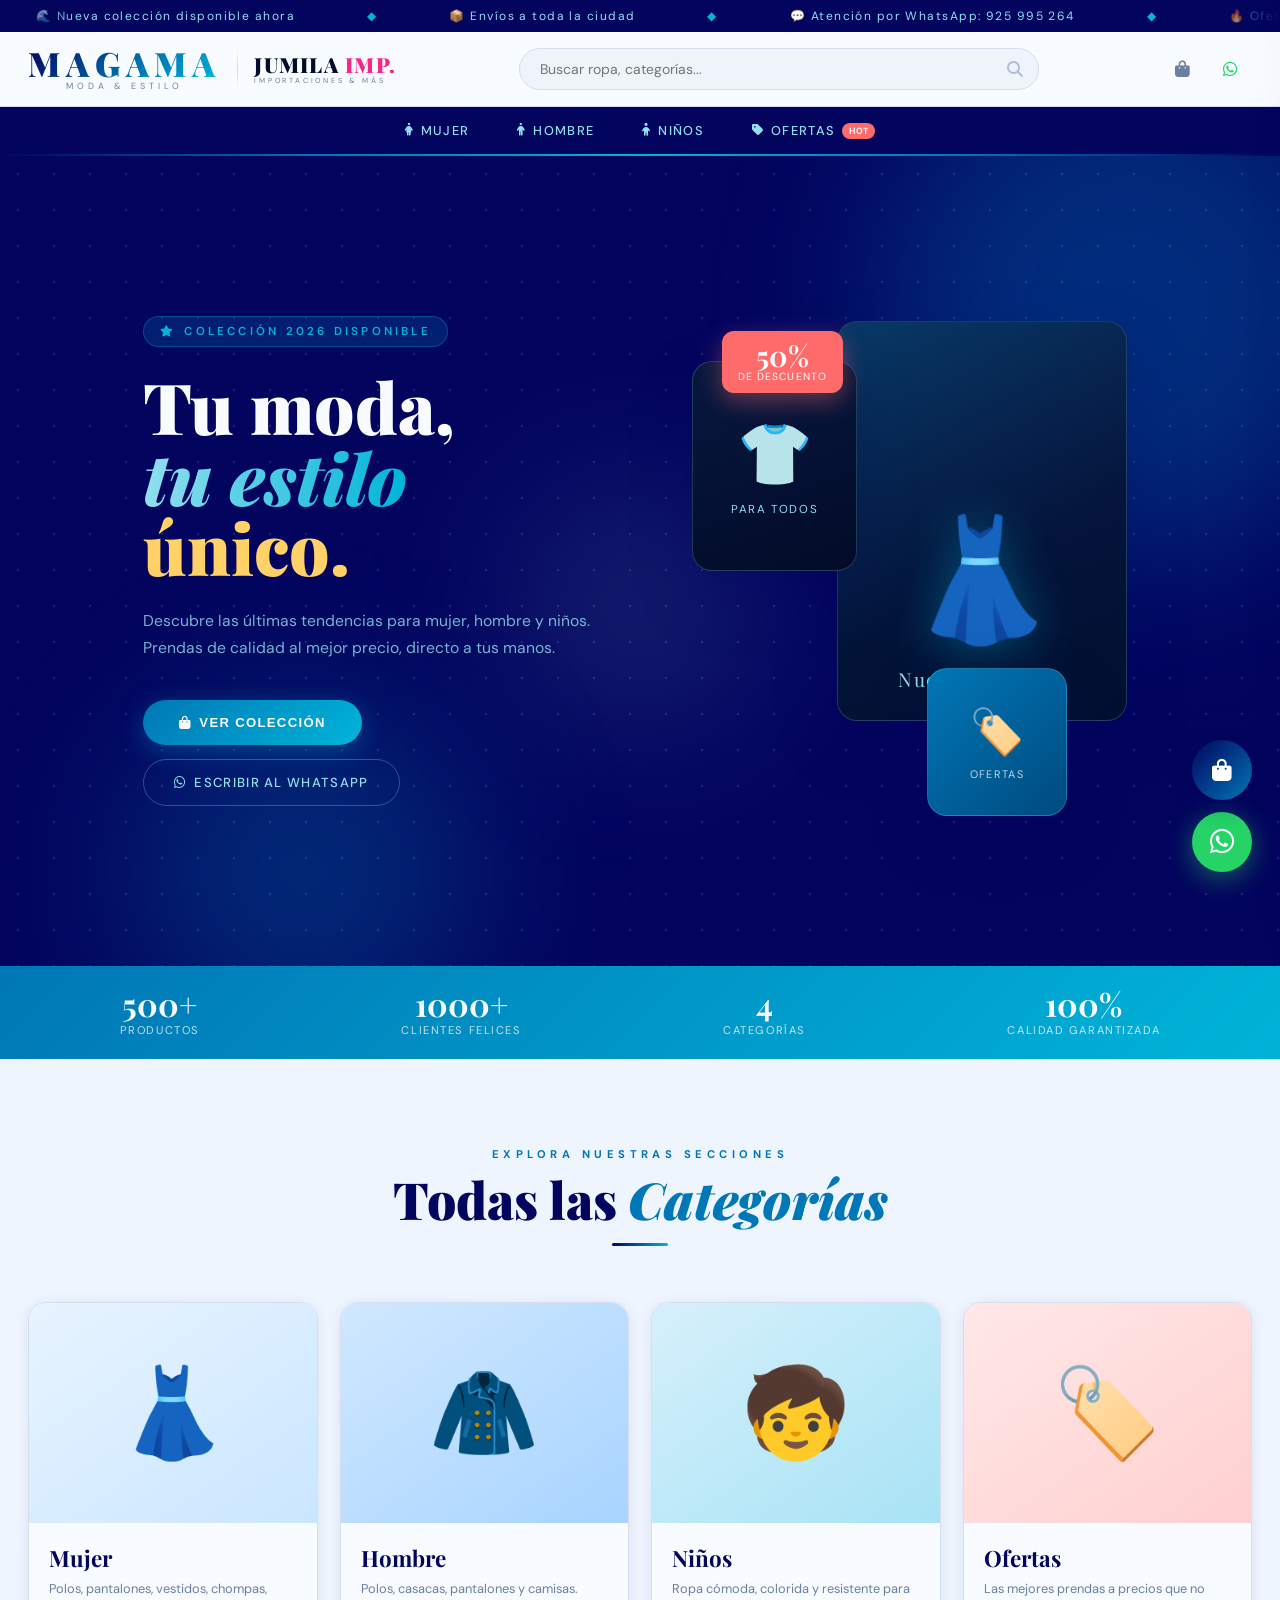
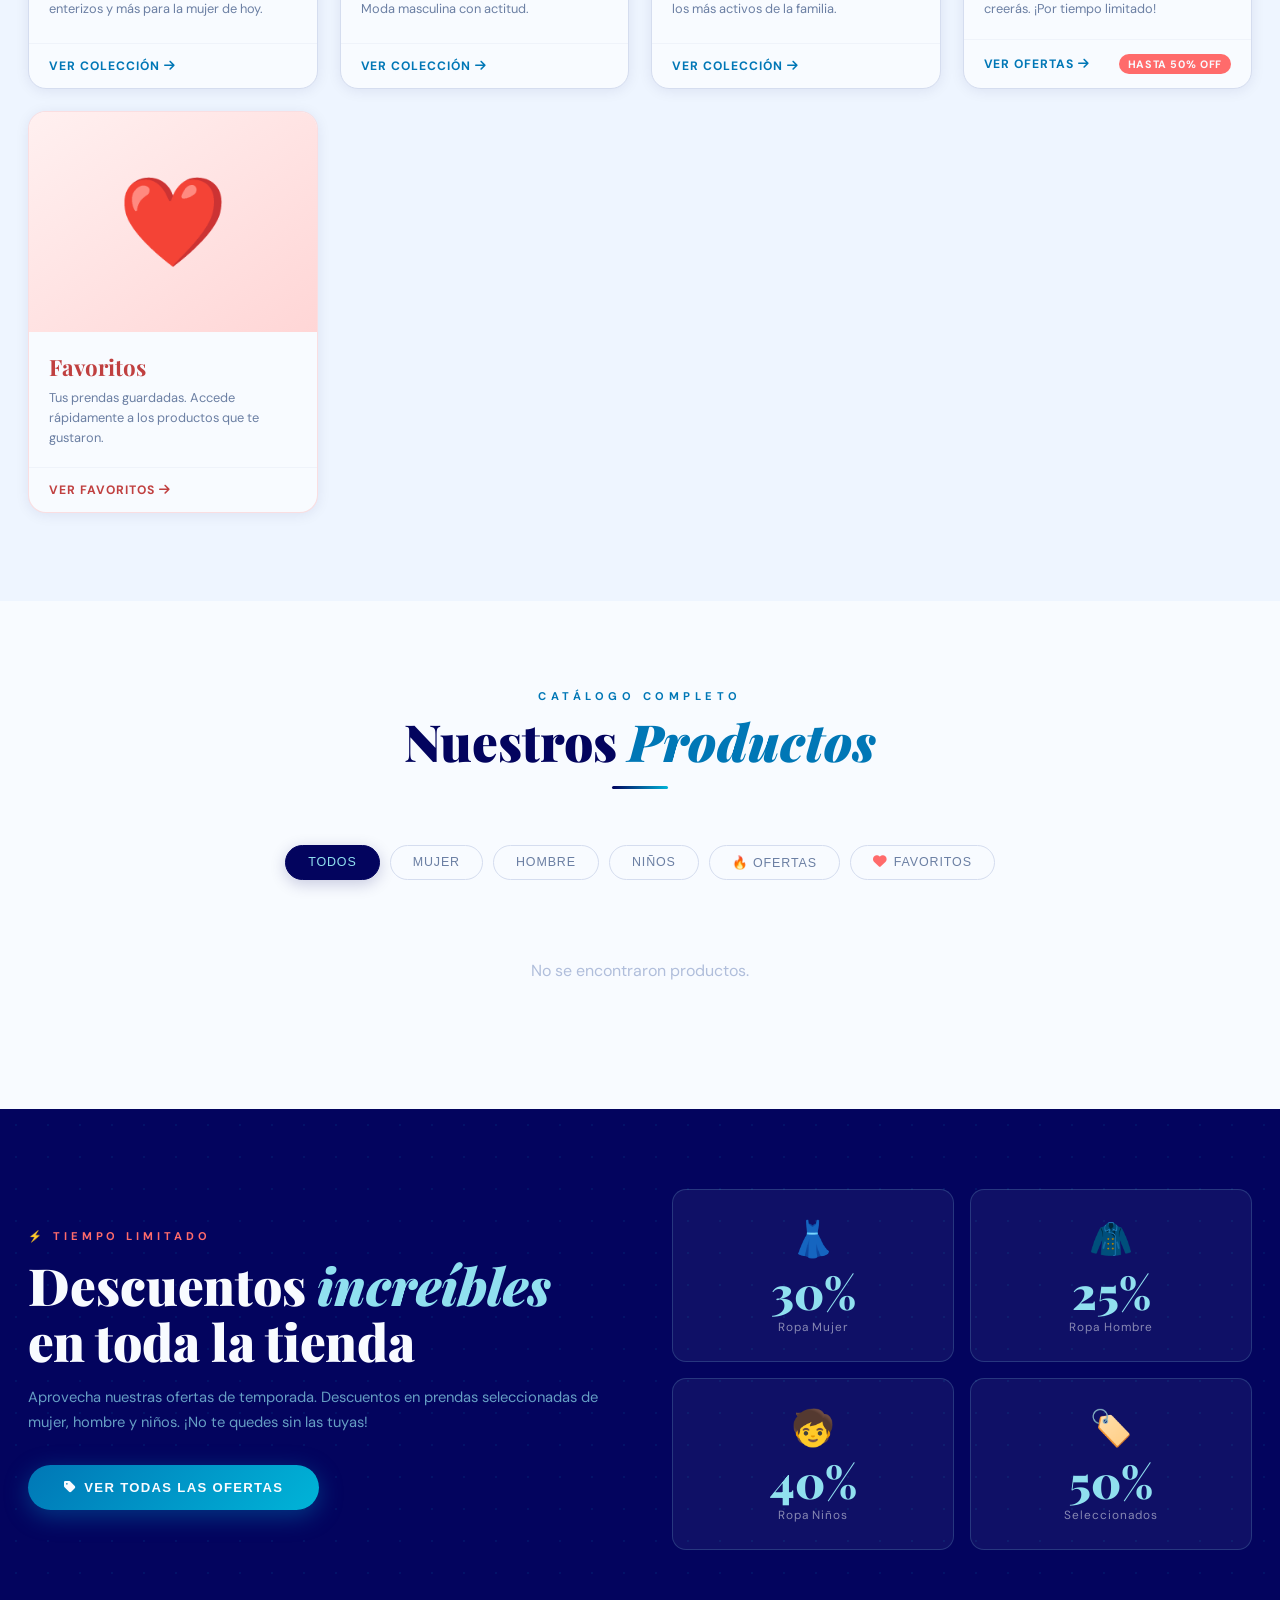
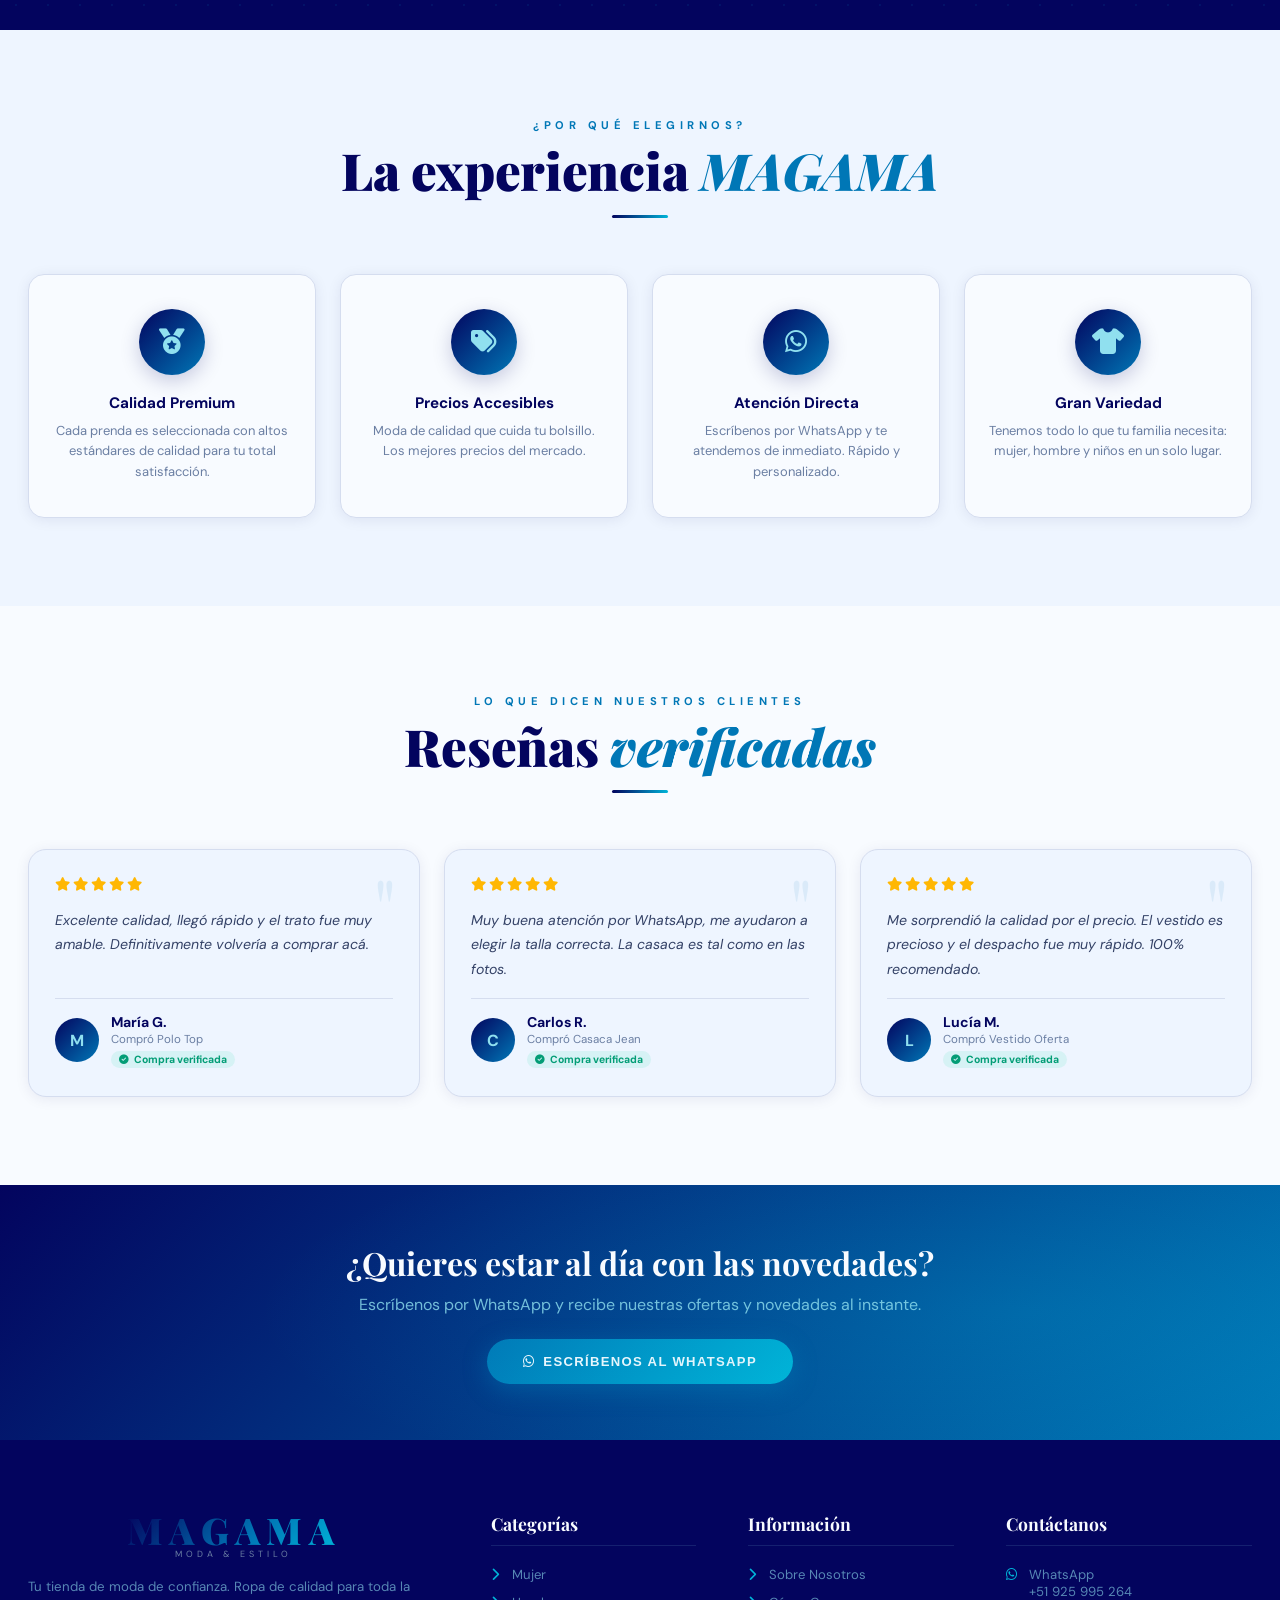
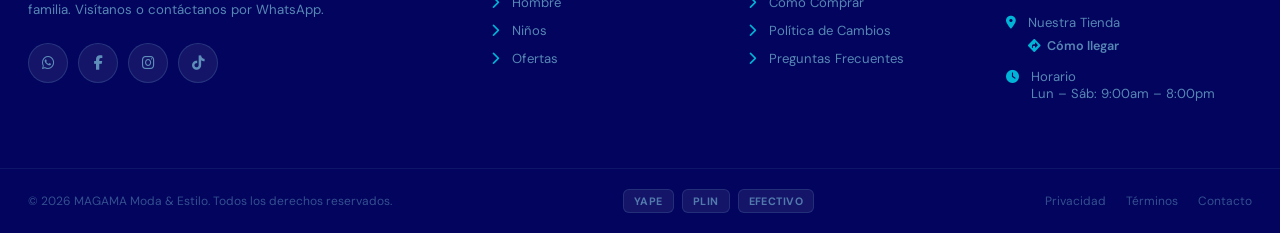
<file: index.html>
<!DOCTYPE html>
<html lang="es">
<head>
  <meta charset="UTF-8" />
  <meta name="viewport" content="width=device-width, initial-scale=1.0"/>
  <title>MAGAMA | Moda & Estilo</title>
  <link href="https://fonts.googleapis.com/css2?family=Playfair+Display:ital,wght@0,400;0,600;0,700;0,900;1,400;1,700&family=DM+Sans:wght@300;400;500;600;700&display=swap" rel="stylesheet"/>
  <link rel="stylesheet" href="https://cdnjs.cloudflare.com/ajax/libs/font-awesome/6.5.0/css/all.min.css"/>
  <style>
    /* ============================================================
       CSS VARIABLES — Paleta Azul Marina
       ============================================================ */
    :root {
      --navy:        #03045E;   /* azul principal */
      --navy-mid:    #0077B6;   /* azul medio */
      --sky:         #00B4D8;   /* azul cielo */
      --sky-light:   #90E0EF;   /* azul claro */
      --ice:         #CAF0F8;   /* azul hielo */
      --white:       #F8FBFF;
      --cream:       #EEF5FF;
      --silver:      #CBD5E8;
      --gray-100:    #EFF3FA;
      --gray-200:    #D5DDEF;
      --gray-300:    #B0BEDB;
      --gray-500:    #6B7FA3;
      --gray-700:    #334166;
      --black:       #010B2B;
      --accent:      #FF6B6B;   /* coral para ofertas */
      --accent2:     #FFD166;   /* amarillo cálido acento */
      --whatsapp:    #25D366;
      --font-display: 'Playfair Display', serif;
      --font-body:    'DM Sans', sans-serif;
      --shadow-sm:  0 2px 14px rgba(3,4,94,.08);
      --shadow-md:  0 8px 36px rgba(3,4,94,.14);
      --shadow-lg:  0 24px 64px rgba(3,4,94,.22);
      --radius:     14px;
      --transition: .3s cubic-bezier(.4,0,.2,1);
    }

    /* ============================================================
       RESET & BASE
       ============================================================ */
    *, *::before, *::after { box-sizing: border-box; margin: 0; padding: 0; }
    html { scroll-behavior: smooth; }
    body { font-family: var(--font-body); background: var(--white); color: var(--black); overflow-x: hidden; }
    a { text-decoration: none; color: inherit; }
    img { max-width: 100%; display: block; }
    ul { list-style: none; }

    /* ============================================================
       ANNOUNCEMENT BAR
       ============================================================ */
    .ann-bar {
      background: var(--navy);
      color: var(--sky-light);
      padding: 8px 0;
      font-size: .75rem;
      letter-spacing: .12em;
      overflow: hidden;
      position: relative;
    }
    .ann-bar::before, .ann-bar::after {
      content: '';
      position: absolute; top: 0; bottom: 0; width: 80px; z-index: 2;
    }
    .ann-bar::before { left: 0; background: linear-gradient(90deg, var(--navy), transparent); }
    .ann-bar::after  { right: 0; background: linear-gradient(-90deg, var(--navy), transparent); }
    .ann-track {
      display: inline-flex; white-space: nowrap;
      animation: annScroll 30s linear infinite;
    }
    .ann-track span { margin: 0 36px; }
    .ann-track .dot { color: var(--sky); }
    @keyframes annScroll {
      from { transform: translateX(0); }
      to   { transform: translateX(-50%); }
    }

    /* ============================================================
       HEADER
       ============================================================ */
    header {
      position: sticky; top: 0; z-index: 900;
      background: rgba(248,251,255,.97);
      backdrop-filter: blur(20px);
      border-bottom: 1px solid var(--gray-200);
      transition: box-shadow var(--transition);
    }
    header.scrolled { box-shadow: var(--shadow-md); }

    .hdr-top {
      max-width: 1440px; margin: 0 auto;
      padding: 0 28px;
      display: flex; align-items: center; gap: 20px;
      height: 74px;
    }

    /* Logo */
    .logo { display: flex; flex-direction: column; align-items: center; flex-shrink: 0; line-height: 1; }
    .logo-main {
      font-family: var(--font-display); font-size: 2.1rem; font-weight: 900;
      letter-spacing: .18em;
      background: linear-gradient(135deg, var(--navy) 0%, var(--navy-mid) 60%, var(--sky) 100%);
      background-clip: text;
      -webkit-background-clip: text;
      -webkit-text-fill-color: transparent;
      color: var(--navy);
    }
    .logo-sub { font-size: .56rem; letter-spacing: .45em; color: var(--gray-500); text-transform: uppercase; margin-top: 1px; }

    /* Search */
    .srch-wrap { flex: 1; max-width: 520px; margin: 0 auto; position: relative; }
    .srch-wrap input {
      width: 100%; padding: 11px 46px 11px 20px;
      border: 1.5px solid var(--gray-200); border-radius: 50px;
      font-family: var(--font-body); font-size: .875rem;
      background: var(--gray-100); outline: none;
      transition: border-color var(--transition), background var(--transition), box-shadow var(--transition);
    }
    .srch-wrap input:focus {
      border-color: var(--navy-mid); background: var(--white);
      box-shadow: 0 0 0 3px rgba(0,119,182,.1);
    }
    .srch-wrap .si { position: absolute; right: 16px; top: 50%; transform: translateY(-50%); color: var(--gray-300); pointer-events: none; }

    .srch-drop {
      position: absolute; top: calc(100% + 8px); left: 0; right: 0;
      background: var(--white); border: 1px solid var(--gray-200);
      border-radius: var(--radius); box-shadow: var(--shadow-lg);
      display: none; z-index: 200; max-height: 340px; overflow-y: auto;
    }
    .srch-drop.open { display: block; }
    .sri {
      padding: 11px 18px; display: flex; align-items: center; gap: 12px;
      cursor: pointer; border-bottom: 1px solid var(--gray-100);
      transition: background var(--transition);
    }
    .sri:last-child { border-bottom: none; }
    .sri:hover { background: var(--cream); }
    .sri-cat { font-size: .7rem; color: var(--navy-mid); font-weight: 600; letter-spacing: .08em; text-transform: uppercase; }
    .sri-name { font-size: .85rem; font-weight: 500; }

    /* Header icons */
    .hdr-icons { display: flex; align-items: center; gap: 6px; flex-shrink: 0; }
    .ic-btn {
      width: 42px; height: 42px; border-radius: 50%;
      display: flex; align-items: center; justify-content: center;
      border: none; background: transparent; cursor: pointer;
      color: var(--gray-500); font-size: 1.05rem; position: relative;
      transition: background var(--transition), color var(--transition);
    }
    .ic-btn:hover { background: var(--cream); color: var(--navy); }
    .cbadge {
      position: absolute; top: 4px; right: 4px;
      background: var(--navy-mid); color: var(--white);
      border-radius: 50%; width: 16px; height: 16px;
      font-size: .6rem; font-weight: 700;
      display: flex; align-items: center; justify-content: center;
    }

    /* Hamburger */
    .hamburger {
      display: none; flex-direction: column; gap: 5px;
      background: none; border: none; cursor: pointer; padding: 6px;
    }
    .hamburger span { display: block; width: 22px; height: 2px; background: var(--navy); border-radius: 2px; transition: var(--transition); }

    /* ============================================================
       NAV
       ============================================================ */
    nav {
      background: var(--navy);
      position: relative;
    }
    nav::after {
      content: ''; position: absolute; bottom: 0; left: 0; right: 0; height: 2px;
      background: linear-gradient(90deg, var(--navy), var(--navy-mid), var(--sky), var(--navy-mid), var(--navy));
    }
    .nav-inner {
      max-width: 1440px; margin: 0 auto;
      padding: 0 28px;
      display: flex; align-items: center; justify-content: center;
    }
    .nav-item { position: relative; }
    .nav-lnk {
      display: flex; align-items: center; gap: 7px;
      padding: 15px 24px;
      color: var(--sky-light); font-size: .8rem;
      letter-spacing: .1em; text-transform: uppercase; font-weight: 500;
      border-bottom: 2px solid transparent;
      transition: color var(--transition), border-color var(--transition);
      cursor: pointer; white-space: nowrap;
    }
    .nav-lnk:hover, .nav-lnk.active {
      color: var(--sky); border-bottom-color: var(--sky);
    }
    .oferta-pill {
      background: var(--accent); color: var(--white);
      font-size: .56rem; font-weight: 700; letter-spacing: .05em;
      padding: 2px 7px; border-radius: 20px; text-transform: uppercase;
    }

    /* Mega dropdown */
    .megadrop {
      position: absolute; top: 100%; left: 50%; transform: translateX(-50%);
      background: var(--white); border: 1px solid var(--gray-200);
      border-top: 3px solid var(--navy-mid);
      border-radius: 0 0 var(--radius) var(--radius);
      box-shadow: var(--shadow-lg);
      padding: 28px 32px; min-width: 380px;
      display: none; z-index: 300;
    }
    .nav-item:hover .megadrop { display: block; }
    .mega-grid { display: grid; grid-template-columns: repeat(3,1fr); gap: 0 28px; }
    .mega-grid h4 {
      font-family: var(--font-display); font-size: 1rem; font-weight: 700;
      color: var(--navy); margin-bottom: 10px;
      padding-bottom: 6px; border-bottom: 1px solid var(--gray-200);
    }
    .mega-grid ul li { padding: 5px 0; }
    .mega-grid ul li a {
      font-size: .82rem; color: var(--gray-500);
      display: flex; align-items: center; gap: 5px;
      transition: color var(--transition), padding-left var(--transition);
    }
    .mega-grid ul li a::before { content: '›'; color: var(--sky); opacity: 0; transition: opacity var(--transition); }
    .mega-grid ul li a:hover { color: var(--navy); padding-left: 5px; }
    .mega-grid ul li a:hover::before { opacity: 1; }

    /* ============================================================
       HERO
       ============================================================ */
    .hero {
      min-height: 90vh; display: flex; align-items: center;
      background: var(--navy); position: relative; overflow: hidden;
    }
    /* Fondo animado */
    .hero-orbs {
      position: absolute; inset: 0; pointer-events: none;
    }
    .orb {
      position: absolute; border-radius: 50%; filter: blur(80px);
      animation: orbFloat 8s ease-in-out infinite alternate;
    }
    .orb1 { width: 500px; height: 500px; background: rgba(0,119,182,.35); top: -100px; right: -100px; animation-delay: 0s; }
    .orb2 { width: 350px; height: 350px; background: rgba(0,180,216,.2); bottom: -80px; left: 10%; animation-delay: 2s; }
    .orb3 { width: 250px; height: 250px; background: rgba(144,224,239,.12); top: 40%; left: 40%; animation-delay: 4s; }
    @keyframes orbFloat {
      from { transform: translate(0,0) scale(1); }
      to   { transform: translate(30px,-30px) scale(1.05); }
    }
    /* Grid dots */
    .hero-dots {
      position: absolute; inset: 0;
      background-image: radial-gradient(rgba(144,224,239,.15) 1px, transparent 1px);
      background-size: 36px 36px;
    }
    .hero-content {
      max-width: 1440px; margin: 0 auto; padding: 100px 28px;
      display: grid; grid-template-columns: 1.1fr 1fr; gap: 60px; align-items: center;
      position: relative; z-index: 2;
    }
    .hero-text { animation: slideUp .9s ease both; }
    .hero-eyebrow {
      display: inline-flex; align-items: center; gap: 8px;
      background: rgba(0,180,216,.15); border: 1px solid rgba(0,180,216,.3);
      color: var(--sky); font-size: .72rem; letter-spacing: .28em;
      text-transform: uppercase; font-weight: 600;
      padding: 7px 16px; border-radius: 40px; margin-bottom: 24px;
    }
    .hero-eyebrow i { font-size: .7rem; }
    .hero-title {
      font-family: var(--font-display);
      font-size: clamp(3rem, 5.5vw, 5.8rem);
      font-weight: 900; line-height: 1.0; color: var(--white);
    }
    .hero-title .hl {
      font-style: italic;
      background: linear-gradient(90deg, var(--sky-light), var(--sky));
      background-clip: text;
      -webkit-background-clip: text;
      -webkit-text-fill-color: transparent;
      color: var(--sky-light);
    }
    .hero-title .accent-line { color: var(--accent2); }
    .hero-desc {
      margin-top: 24px; font-size: .98rem; line-height: 1.75;
      color: var(--sky-light); opacity: .8; max-width: 460px;
    }
    .hero-btns { margin-top: 38px; display: flex; gap: 14px; flex-wrap: wrap; }
    .btn-main {
      background: linear-gradient(135deg, var(--navy-mid), var(--sky));
      color: var(--white); font-weight: 700; font-size: .82rem;
      letter-spacing: .1em; text-transform: uppercase;
      padding: 15px 36px; border-radius: 50px; border: none; cursor: pointer;
      box-shadow: 0 6px 24px rgba(0,119,182,.45);
      transition: transform var(--transition), box-shadow var(--transition);
      display: inline-flex; align-items: center; gap: 8px;
    }
    .btn-main:hover { transform: translateY(-2px); box-shadow: 0 10px 32px rgba(0,119,182,.6); }
    .btn-ghost {
      background: transparent; color: var(--sky-light);
      font-weight: 500; font-size: .82rem; letter-spacing: .1em; text-transform: uppercase;
      padding: 14px 30px; border-radius: 50px;
      border: 1.5px solid rgba(144,224,239,.3); cursor: pointer;
      transition: border-color var(--transition), background var(--transition);
      display: inline-flex; align-items: center; gap: 8px;
    }
    .btn-ghost:hover { border-color: var(--sky); background: rgba(0,180,216,.08); }

    /* Hero visual */
    .hero-visual {
      position: relative; height: 520px;
      animation: slideUp .9s .18s ease both;
    }
    .hv-card {
      position: absolute; border-radius: 20px; overflow: hidden;
      box-shadow: var(--shadow-lg); border: 1px solid rgba(144,224,239,.2);
    }
    .hv-main {
      width: 290px; height: 400px; right: 10px; top: 20px;
      background: linear-gradient(160deg, #0a1a4a 0%, #001030 100%);
      display: flex; flex-direction: column; align-items: center; justify-content: flex-end;
      padding-bottom: 28px;
    }
    .hv-main::before {
      content: ''; position: absolute; inset: 0;
      background: linear-gradient(150deg, rgba(0,180,216,.2) 0%, transparent 60%);
    }
    .hv-main .big-emoji { font-size: 7.5rem; margin-bottom: 8px; filter: drop-shadow(0 4px 24px rgba(0,180,216,.4)); }
    .hv-main .card-label { font-family: var(--font-display); font-size: 1.2rem; color: var(--sky-light); letter-spacing: .08em; }
    .hv-side {
      width: 165px; height: 210px; left: 0; top: 60px;
      background: linear-gradient(160deg, #071840 0%, #020b28 100%);
      display: flex; flex-direction: column; align-items: center; justify-content: center; gap: 8px;
    }
    .hv-side .s-emoji { font-size: 3.8rem; }
    .hv-side .s-label { font-size: .72rem; color: var(--sky-light); letter-spacing: .14em; text-transform: uppercase; }
    .hv-mini {
      width: 140px; height: 148px; right: 70px; bottom: 5px;
      background: linear-gradient(135deg, var(--navy-mid), #004a7f);
      display: flex; align-items: center; justify-content: center; flex-direction: column; gap: 6px;
    }
    .hv-mini .m-emoji { font-size: 2.8rem; }
    .hv-mini .m-label { font-size: .68rem; color: rgba(255,255,255,.75); letter-spacing: .12em; text-transform: uppercase; }
    /* Floating badge */
    .hv-badge {
      position: absolute; top: 30px; left: 30px; z-index: 4;
      background: var(--accent); color: var(--white);
      border-radius: 12px; padding: 10px 16px; text-align: center;
      box-shadow: 0 8px 24px rgba(255,107,107,.4);
      animation: badgeBounce 3s ease-in-out infinite;
    }
    .hv-badge .bd-num { font-family: var(--font-display); font-size: 1.8rem; font-weight: 700; line-height: 1; }
    .hv-badge .bd-txt { font-size: .65rem; letter-spacing: .1em; text-transform: uppercase; }
    @keyframes badgeBounce { 0%,100%{transform:translateY(0)} 50%{transform:translateY(-8px)} }

    @keyframes slideUp {
      from { opacity: 0; transform: translateY(36px); }
      to   { opacity: 1; transform: translateY(0); }
    }

    /* ============================================================
       STATS STRIP
       ============================================================ */
    .stats-strip {
      background: linear-gradient(135deg, var(--navy-mid) 0%, var(--sky) 100%);
      padding: 22px 28px;
    }
    .stats-inner {
      max-width: 1440px; margin: 0 auto;
      display: flex; justify-content: space-around; align-items: center; flex-wrap: wrap; gap: 18px;
    }
    .stat { text-align: center; }
    .stat-n { font-family: var(--font-display); font-size: 2rem; font-weight: 700; color: var(--white); line-height: 1; }
    .stat-l { font-size: .7rem; letter-spacing: .14em; color: rgba(255,255,255,.75); margin-top: 3px; text-transform: uppercase; }

    /* ============================================================
       GENERAL SECTION
       ============================================================ */
    .sec { padding: 88px 28px; }
    .sec-inner { max-width: 1440px; margin: 0 auto; }
    .sec-hdr { text-align: center; margin-bottom: 56px; }
    .sec-eyebrow { font-size: .7rem; letter-spacing: .4em; color: var(--navy-mid); text-transform: uppercase; font-weight: 700; margin-bottom: 10px; }
    .sec-title { font-family: var(--font-display); font-size: clamp(2rem,4vw,3.2rem); font-weight: 900; line-height: 1.1; color: var(--navy); }
    .sec-title em { font-style: italic; color: var(--navy-mid); }
    .sec-bar { width: 56px; height: 3px; background: linear-gradient(90deg, var(--navy), var(--sky)); margin: 16px auto 0; border-radius: 2px; }

    /* ============================================================
       CATEGORIES
       ============================================================ */
    .cats-sec { background: var(--cream); }
    .cat-grid { display: grid; grid-template-columns: repeat(4,1fr); gap: 22px; }
    .cat-card {
      background: var(--white); border-radius: 18px; overflow: hidden;
      cursor: pointer; border: 1px solid var(--gray-200); box-shadow: var(--shadow-sm);
      transition: transform var(--transition), box-shadow var(--transition);
      display: flex; flex-direction: column;
    }
    .cat-card:hover { transform: translateY(-7px); box-shadow: var(--shadow-md); }
    .cat-img {
      height: 220px; display: flex; align-items: center; justify-content: center;
      font-size: 5.5rem; position: relative; overflow: hidden;
    }
    .cat-img span { transition: transform var(--transition); }
    .cat-card:hover .cat-img span { transform: scale(1.12); }
    /* category bg */
    .c-mujer   .cat-img { background: linear-gradient(145deg, #e8f4ff, #cae6ff); }
    .c-hombre  .cat-img { background: linear-gradient(145deg, #d0e8ff, #a8d4ff); }
    .c-ninos   .cat-img { background: linear-gradient(145deg, #d6f0fb, #a8e3f5); }
    .c-ofertas .cat-img { background: linear-gradient(145deg, #ffe8e8, #ffd0d0); }

    /* Hover overlay */
    .cat-img::after {
      content: ''; position: absolute; inset: 0;
      background: linear-gradient(180deg, transparent 40%, rgba(3,4,94,.12));
      opacity: 0; transition: opacity var(--transition);
    }
    .cat-card:hover .cat-img::after { opacity: 1; }

    .cat-body { padding: 20px; flex: 1; }
    .cat-name { font-family: var(--font-display); font-size: 1.4rem; font-weight: 700; color: var(--navy); margin-bottom: 6px; }
    .cat-desc { font-size: .8rem; color: var(--gray-500); line-height: 1.55; }
    .cat-foot {
      padding: 14px 20px; border-top: 1px solid var(--gray-100);
      display: flex; justify-content: space-between; align-items: center;
    }
    .cat-lnk {
      font-size: .76rem; letter-spacing: .08em; text-transform: uppercase;
      color: var(--navy-mid); font-weight: 700;
      display: flex; align-items: center; gap: 4px;
      transition: gap var(--transition);
    }
    .cat-card:hover .cat-lnk { gap: 9px; }
    .sale-tag {
      background: var(--accent); color: var(--white);
      font-size: .67rem; font-weight: 700; letter-spacing: .06em;
      padding: 3px 9px; border-radius: 20px; text-transform: uppercase;
    }

    /* ============================================================
       PRODUCTS
       ============================================================ */
    .prods-sec { background: var(--white); }
    .filter-row {
      display: flex; flex-wrap: wrap; gap: 10px;
      margin-bottom: 40px; justify-content: center;
    }
    .fb {
      padding: 9px 22px; border-radius: 50px;
      border: 1.5px solid var(--gray-200);
      background: var(--white); font-size: .78rem;
      letter-spacing: .07em; text-transform: uppercase; font-weight: 500;
      color: var(--gray-500); cursor: pointer;
      transition: all var(--transition);
    }
    .fb:hover, .fb.active { background: var(--navy); color: var(--sky-light); border-color: var(--navy); box-shadow: 0 4px 16px rgba(3,4,94,.2); }

    .prod-grid { display: grid; grid-template-columns: repeat(auto-fill, minmax(240px,1fr)); gap: 26px; }
    .prod-card {
      background: var(--white); border-radius: 16px; overflow: hidden;
      border: 1px solid var(--gray-200); box-shadow: var(--shadow-sm);
      transition: transform var(--transition), box-shadow var(--transition);
      cursor: pointer; display: flex; flex-direction: column;
    }
    .prod-card:hover { transform: translateY(-6px); box-shadow: var(--shadow-md); }
    .prod-thumb {
      height: 260px; display: flex; align-items: center; justify-content: center;
      font-size: 5rem; position: relative; overflow: hidden;
    }
    .pemoji { transition: transform var(--transition); }
    .prod-card:hover .pemoji { transform: scale(1.1); }
    .ptag { position: absolute; top: 12px; left: 12px; font-size: .63rem; font-weight: 700; letter-spacing: .07em; text-transform: uppercase; padding: 4px 10px; border-radius: 5px; }
    .ptag-new  { background: var(--navy); color: var(--sky-light); }
    .ptag-sale { background: var(--accent); color: var(--white); }
    .ptag-hot  { background: var(--navy-mid); color: var(--white); }
    .pwish {
      position: absolute; top: 12px; right: 12px;
      width: 33px; height: 33px; border-radius: 50%;
      background: rgba(255,255,255,.92); border: none; cursor: pointer;
      display: flex; align-items: center; justify-content: center;
      color: var(--gray-300); font-size: .85rem;
      transition: color var(--transition), background var(--transition);
    }
    .pwish:hover, .pwish.active { color: var(--accent); background: var(--white); }
    .prod-body { padding: 16px; flex: 1; }
    .prod-cat  { font-size: .67rem; letter-spacing: .1em; color: var(--navy-mid); text-transform: uppercase; font-weight: 700; margin-bottom: 4px; }
    .prod-name { font-weight: 600; font-size: .93rem; color: var(--navy); margin-bottom: 4px; }
    .prod-sub  { font-size: .74rem; color: var(--gray-500); }
    .prod-foot {
      padding: 12px 16px; border-top: 1px solid var(--gray-100);
      display: flex; align-items: center; justify-content: space-between;
    }
    .prod-price { font-family: var(--font-display); font-size: 1.25rem; font-weight: 700; color: var(--navy); }
    .prod-old   { font-size: .78rem; color: var(--gray-300); text-decoration: line-through; margin-left: 6px; }
    .add-btn {
      width: 38px; height: 38px; border-radius: 50%;
      background: var(--navy); color: var(--sky-light);
      border: none; cursor: pointer; font-size: .9rem;
      display: flex; align-items: center; justify-content: center;
      transition: background var(--transition), transform var(--transition), box-shadow var(--transition);
    }
    .add-btn:hover { background: var(--navy-mid); transform: scale(1.12); box-shadow: 0 4px 14px rgba(0,119,182,.4); }

    /* ============================================================
       OFFER SECTION
       ============================================================ */
    .offer-sec {
      background: var(--navy); position: relative; overflow: hidden;
    }
    .offer-sec::before {
      content: ''; position: absolute; inset: 0;
      background-image: radial-gradient(rgba(0,180,216,.08) 1px, transparent 1px);
      background-size: 32px 32px;
    }
    .offer-inner {
      max-width: 1440px; margin: 0 auto;
      padding: 80px 28px;
      display: grid; grid-template-columns: 1fr 1fr; gap: 64px; align-items: center;
      position: relative; z-index: 1;
    }
    .offer-txt .oe { color: var(--accent); font-size: .7rem; letter-spacing: .35em; text-transform: uppercase; font-weight: 700; margin-bottom: 14px; }
    .offer-txt h2 { font-family: var(--font-display); font-size: clamp(2rem,4vw,3.6rem); font-weight: 900; color: var(--white); line-height: 1.1; }
    .offer-txt h2 span { color: var(--sky-light); font-style: italic; }
    .offer-txt p { color: var(--sky-light); opacity: .7; margin-top: 16px; line-height: 1.7; font-size: .92rem; }
    .offer-cards { display: grid; grid-template-columns: 1fr 1fr; gap: 16px; }
    .offer-card {
      background: rgba(255,255,255,.05);
      border: 1px solid rgba(144,224,239,.18);
      border-radius: 14px; padding: 26px 20px; text-align: center;
      transition: background var(--transition), transform var(--transition);
    }
    .offer-card:hover { background: rgba(0,180,216,.1); transform: translateY(-3px); }
    .offer-card .oc-icon { font-size: 2.2rem; margin-bottom: 8px; }
    .offer-card .oc-pct { font-family: var(--font-display); font-size: 2.8rem; font-weight: 900; color: var(--sky-light); line-height: 1; }
    .offer-card .oc-lbl { font-size: .74rem; color: rgba(255,255,255,.5); margin-top: 4px; letter-spacing: .08em; }

    /* ============================================================
       FEATURES
       ============================================================ */
    .feat-sec { background: var(--cream); }
    .feat-grid { display: grid; grid-template-columns: repeat(4,1fr); gap: 24px; }
    .feat-card {
      background: var(--white); border-radius: 16px; padding: 34px 24px;
      text-align: center; border: 1px solid var(--gray-200); box-shadow: var(--shadow-sm);
      transition: transform var(--transition), box-shadow var(--transition);
    }
    .feat-card:hover { transform: translateY(-5px); box-shadow: var(--shadow-md); }
    .feat-icon {
      width: 66px; height: 66px; border-radius: 50%;
      background: linear-gradient(135deg, var(--navy), var(--navy-mid));
      display: flex; align-items: center; justify-content: center;
      font-size: 1.6rem; margin: 0 auto 18px; color: var(--sky-light);
      box-shadow: 0 6px 20px rgba(3,4,94,.2);
    }
    .feat-title { font-weight: 700; font-size: .95rem; color: var(--navy); margin-bottom: 8px; }
    .feat-desc  { font-size: .81rem; color: var(--gray-500); line-height: 1.6; }

    /* ============================================================
       NEWSLETTER STRIP
       ============================================================ */
    .nl-strip {
      background: linear-gradient(135deg, var(--navy) 0%, var(--navy-mid) 100%);
      padding: 56px 28px; text-align: center; position: relative; overflow: hidden;
    }
    .nl-strip::before {
      content: ''; position: absolute; inset: 0;
      background: radial-gradient(ellipse 60% 80% at 80% 50%, rgba(0,180,216,.18), transparent);
    }
    .nl-strip h3 { font-family: var(--font-display); font-size: 2rem; color: var(--white); font-weight: 700; position: relative; }
    .nl-strip p  { color: var(--sky-light); opacity: .8; margin: 10px 0 24px; position: relative; }
    .nl-form { display: flex; max-width: 440px; margin: 0 auto; gap: 10px; position: relative; }
    .nl-form input {
      flex: 1; padding: 13px 20px; border-radius: 50px; border: none; outline: none;
      font-family: var(--font-body); font-size: .88rem;
      background: rgba(255,255,255,.12); color: var(--white);
      border: 1.5px solid rgba(255,255,255,.2);
    }
    .nl-form input::placeholder { color: rgba(255,255,255,.5); }
    .nl-form input:focus { background: rgba(255,255,255,.18); border-color: var(--sky); }
    .nl-form button {
      padding: 13px 28px; border-radius: 50px; border: none;
      background: var(--sky); color: var(--navy); font-weight: 700; cursor: pointer;
      font-size: .82rem; letter-spacing: .06em; white-space: nowrap;
      transition: background var(--transition);
    }
    .nl-form button:hover { background: var(--sky-light); }

    /* ============================================================
       FLOATING WHATSAPP
       ============================================================ */
    .wa-wrap { position: fixed; bottom: 28px; right: 28px; z-index: 999; }
    .wa-fab {
      width: 60px; height: 60px; border-radius: 50%;
      background: var(--whatsapp); color: var(--white); font-size: 1.75rem;
      display: flex; align-items: center; justify-content: center;
      border: none; cursor: pointer;
      box-shadow: 0 6px 28px rgba(37,211,102,.45);
      animation: waPulse 2.8s infinite;
      transition: transform var(--transition);
    }
    .wa-fab:hover { transform: scale(1.1); }
    .wa-tip {
      position: absolute; right: 72px; top: 50%; transform: translateY(-50%);
      background: var(--navy); color: var(--white);
      font-size: .76rem; padding: 6px 14px; border-radius: 8px;
      white-space: nowrap; pointer-events: none; opacity: 0;
      transition: opacity var(--transition);
    }
    .wa-tip::after {
      content: ''; position: absolute; right: -6px; top: 50%; transform: translateY(-50%);
      border: 6px solid transparent; border-right: none;
      border-left-color: var(--navy);
    }
    .wa-wrap:hover .wa-tip { opacity: 1; }
    @keyframes waPulse {
      0%,100% { box-shadow: 0 6px 28px rgba(37,211,102,.45); }
      50%      { box-shadow: 0 6px 40px rgba(37,211,102,.75); }
    }

    /* ============================================================
       FOOTER
       ============================================================ */
    footer { background: var(--navy); color: var(--sky-light); }
    .ft-top {
      max-width: 1440px; margin: 0 auto;
      padding: 72px 28px 52px;
      display: grid; grid-template-columns: 2fr 1fr 1fr 1.2fr; gap: 52px;
    }
    .ft-brand .logo-main { font-size: 2.3rem; color: var(--navy); }
    .ft-brand .logo-sub  { color: var(--gray-500); }
    .ft-brand p { margin-top: 16px; font-size: .83rem; color: rgba(144,224,239,.6); line-height: 1.75; }
    .ft-socials { display: flex; gap: 10px; margin-top: 22px; }
    .soc-btn {
      width: 40px; height: 40px; border-radius: 50%;
      background: rgba(255,255,255,.07); border: 1px solid rgba(144,224,239,.15);
      display: flex; align-items: center; justify-content: center;
      color: rgba(144,224,239,.6); font-size: .9rem; cursor: pointer;
      transition: background var(--transition), color var(--transition), border-color var(--transition);
    }
    .soc-btn:hover { background: var(--navy-mid); color: var(--white); border-color: var(--navy-mid); }
    .ft-col h4 {
      font-family: var(--font-display); font-size: 1.1rem; font-weight: 700;
      color: var(--white); margin-bottom: 20px;
      padding-bottom: 10px; border-bottom: 1px solid rgba(144,224,239,.12);
    }
    .ft-col ul li { margin-bottom: 11px; }
    .ft-col ul li a {
      font-size: .82rem; color: rgba(144,224,239,.6);
      display: flex; align-items: center; gap: 7px;
      transition: color var(--transition);
    }
    .ft-col ul li a i { width: 14px; color: var(--sky); }
    .ft-col ul li a:hover { color: var(--sky); }
    .ft-contact-item {
      display: flex; align-items: flex-start; gap: 12px;
      font-size: .82rem; color: rgba(144,224,239,.6); margin-bottom: 14px;
    }
    .ft-contact-item i { color: var(--sky); margin-top: 2px; }
    .ft-contact-item a { color: rgba(144,224,239,.6); transition: color var(--transition); }
    .ft-contact-item a:hover { color: var(--sky); }
    .map-lnk {
      display: inline-flex; align-items: center; gap: 6px;
      color: var(--sky); font-size: .79rem; font-weight: 600;
      margin-top: 6px; transition: color var(--transition);
    }
    .map-lnk:hover { color: var(--sky-light); }

    .ft-divider { border-top: 1px solid rgba(144,224,239,.08); }
    .ft-bottom {
      max-width: 1440px; margin: 0 auto;
      padding: 20px 28px;
      display: flex; align-items: center; justify-content: space-between; flex-wrap: wrap; gap: 12px;
    }
    .ft-bottom p { font-size: .75rem; color: rgba(144,224,239,.35); }
    .ft-pay { display: flex; align-items: center; gap: 8px; }
    .pay-ic {
      background: rgba(255,255,255,.07); border: 1px solid rgba(144,224,239,.12);
      border-radius: 6px; padding: 4px 10px;
      font-size: .67rem; color: rgba(144,224,239,.5); font-weight: 700; letter-spacing: .04em;
    }
    .ft-lnks { display: flex; gap: 20px; }
    .ft-lnks a { font-size: .75rem; color: rgba(144,224,239,.35); transition: color var(--transition); }
    .ft-lnks a:hover { color: var(--sky-light); }

    /* ============================================================
       MOBILE NAV
       ============================================================ */
    .mob-nav {
      display: none; position: fixed; inset: 0;
      background: var(--navy); z-index: 1100;
      flex-direction: column; padding: 80px 28px 28px;
      overflow-y: auto;
    }
    .mob-nav.open { display: flex; }
    .mob-cls {
      position: absolute; top: 20px; right: 24px;
      background: none; border: none; color: var(--sky-light);
      font-size: 1.6rem; cursor: pointer;
    }
    .mob-lnk {
      font-family: var(--font-display); font-size: 1.7rem; color: var(--white);
      padding: 10px 0; border-bottom: 1px solid rgba(144,224,239,.1);
      display: flex; align-items: center; justify-content: space-between;
      cursor: pointer;
    }
    .mob-sub { padding-left: 16px; margin-bottom: 6px; }
    .mob-sub a { display: block; color: rgba(144,224,239,.6); font-size: .9rem; padding: 6px 0; transition: color var(--transition); }
    .mob-sub a:hover { color: var(--sky); }

    /* ============================================================
       RESPONSIVE
       ============================================================ */
    @media (max-width: 1100px) {
      .cat-grid  { grid-template-columns: repeat(2,1fr); }
      .feat-grid { grid-template-columns: repeat(2,1fr); }
      .ft-top    { grid-template-columns: 1fr 1fr; gap: 36px; }
      .offer-inner { grid-template-columns: 1fr; }
    }
    @media (max-width: 800px) {
      .hero-content { grid-template-columns: 1fr; }
      .hv-card { display: none; }
      nav { display: none; }
      .hamburger { display: flex; }
    }
    @media (max-width: 520px) {
      .cat-grid { grid-template-columns: 1fr; }
      .feat-grid { grid-template-columns: 1fr; }
      .ft-top    { grid-template-columns: 1fr; }
      .cart-sb   { width: 100%; right: -100%; }
      .ft-bottom { flex-direction: column; text-align: center; }
      .nl-form   { flex-direction: column; }
    }
  
    /* ============================================================
       CARRITO PROFESIONAL — Estilos embebidos
       ============================================================ */

    /* Variables del carrito */
    #cartOverlay {
      position: fixed; inset: 0;
      background: rgba(3,4,94,.5);
      backdrop-filter: blur(6px);
      z-index: 1100;
      opacity: 0; pointer-events: none;
      transition: opacity .3s cubic-bezier(.4,0,.2,1);
    }
    #cartOverlay.open { opacity: 1; pointer-events: all; }

    /* ── Sidebar ── */
    #cartSidebar {
      position: fixed;
      top: 0; right: -480px;
      width: 420px; height: 100vh;
      background: #F8FBFF;
      z-index: 1200;
      display: flex; flex-direction: column;
      box-shadow: 0 24px 80px rgba(3,4,94,.28);
      transition: right .3s cubic-bezier(.4,0,.2,1);
      border-left: 1px solid #D5DDEF;
    }
    #cartSidebar.open { right: 0; }

    /* Header del carrito */
    .cart-header {
      background: linear-gradient(135deg, #03045E 0%, #0a1a5e 100%);
      padding: 20px 22px 16px;
      flex-shrink: 0;
      position: relative;
      overflow: hidden;
    }
    .cart-header::before {
      content: '';
      position: absolute; inset: 0;
      background: radial-gradient(ellipse 80% 80% at 100% 0%, rgba(0,180,216,.18), transparent);
    }
    .cart-header-top {
      display: flex; align-items: center; justify-content: space-between;
      position: relative; z-index: 1; margin-bottom: 14px;
    }
    .cart-header-title { display: flex; align-items: center; gap: 10px; }
    .cart-header-title h3 {
      font-family: 'Playfair Display', serif;
      font-size: 1.35rem; font-weight: 900; color: #fff;
    }
    .ch-icon {
      width: 36px; height: 36px; border-radius: 10px;
      background: rgba(255,255,255,.12);
      display: flex; align-items: center; justify-content: center;
      color: #00B4D8; font-size: 1rem;
    }
    .cart-close-btn {
      width: 34px; height: 34px; border-radius: 50%;
      background: rgba(255,255,255,.1); border: none; cursor: pointer;
      display: flex; align-items: center; justify-content: center;
      color: rgba(255,255,255,.7); font-size: .9rem;
      transition: background .3s; position: relative; z-index: 1;
    }
    .cart-close-btn:hover { background: rgba(255,107,107,.3); color: #fff; }

    /* Barra de progreso */
    .cart-progress-bar { position: relative; z-index: 1; }
    .cart-progress-label {
      font-size: .72rem; color: rgba(255,255,255,.65);
      margin-bottom: 6px; display: flex; justify-content: space-between;
    }
    .cart-progress-label strong { color: #00B4D8; }
    .cart-progress-track {
      background: rgba(255,255,255,.15); border-radius: 4px; height: 5px; overflow: hidden;
    }
    .cart-progress-fill {
      height: 100%; border-radius: 4px;
      background: linear-gradient(90deg, #00B4D8, #06D6A0);
      transition: width .5s ease;
    }

    /* Scroll de items */
    .cart-items-scroll {
      flex: 1; overflow-y: auto; padding: 16px 18px;
      scrollbar-width: thin;
      scrollbar-color: #D5DDEF transparent;
    }
    .cart-items-scroll::-webkit-scrollbar { width: 4px; }
    .cart-items-scroll::-webkit-scrollbar-thumb { background: #D5DDEF; border-radius: 2px; }

    /* Estado vacío */
    #cartEmptyState {
      display: flex; flex-direction: column;
      align-items: center; justify-content: center;
      padding: 60px 20px; gap: 14px; text-align: center;
    }
    .ce-icon {
      width: 80px; height: 80px; border-radius: 50%;
      background: #EEF5FF;
      display: flex; align-items: center; justify-content: center;
      font-size: 2.2rem; color: #00B4D8;
      animation: floatIcon 3s ease-in-out infinite;
    }
    @keyframes floatIcon {
      0%,100% { transform: translateY(0); }
      50%      { transform: translateY(-8px); }
    }
    .ce-title { font-weight: 700; font-size: 1rem; color: #03045E; }
    .ce-sub   { font-size: .82rem; color: #6B7FA3; line-height: 1.6; }
    .ce-btn {
      padding: 10px 24px; border-radius: 40px;
      background: linear-gradient(135deg, #0077B6, #00B4D8);
      color: #fff; font-weight: 700; font-size: .82rem;
      border: none; cursor: pointer;
      box-shadow: 0 4px 14px rgba(0,119,182,.3);
      transition: all .3s;
    }
    .ce-btn:hover { transform: translateY(-2px); }

    /* Item del carrito */
    .cart-item {
      display: flex; gap: 12px; padding: 14px;
      background: #fff; border-radius: 14px;
      border: 1px solid #D5DDEF;
      margin-bottom: 10px;
      box-shadow: 0 2px 8px rgba(3,4,94,.06);
      animation: slideIn .25s ease;
    }
    @keyframes slideIn {
      from { opacity: 0; transform: translateX(20px); }
      to   { opacity: 1; transform: translateX(0); }
    }
    .ci-thumb {
      width: 64px; height: 72px; border-radius: 10px;
      display: flex; align-items: center; justify-content: center;
      font-size: 2rem; flex-shrink: 0; overflow: hidden;
    }
    .ci-info { flex: 1; display: flex; flex-direction: column; gap: 5px; min-width: 0; }
    .ci-name { font-weight: 700; font-size: .88rem; color: #03045E; white-space: nowrap; overflow: hidden; text-overflow: ellipsis; }
    .ci-vars { display: flex; gap: 5px; flex-wrap: wrap; }
    .ci-tag {
      font-size: .66rem; font-weight: 700; padding: 2px 8px;
      border-radius: 20px; background: #EFF3FA; color: #6B7FA3;
    }
    .ci-mayor { background: rgba(6,214,160,.12); color: #039d76; }
    .ci-price-row { display: flex; align-items: center; justify-content: space-between; margin-top: 4px; }
    .ci-qty {
      display: flex; align-items: center; gap: 8px;
      background: #EFF3FA; border-radius: 20px; padding: 4px 8px;
    }
    .ci-qty button {
      width: 22px; height: 22px; border-radius: 50%;
      border: none; background: #fff; cursor: pointer;
      display: flex; align-items: center; justify-content: center;
      font-size: .72rem; color: #03045E;
      box-shadow: 0 1px 4px rgba(3,4,94,.1);
      transition: all .3s;
    }
    .ci-qty button:hover { background: #03045E; color: #fff; }
    .ci-qty span { font-weight: 700; font-size: .88rem; color: #03045E; min-width: 18px; text-align: center; }
    .ci-price {
      font-family: 'Playfair Display', serif;
      font-weight: 700; font-size: 1rem; color: #03045E;
    }
    .ci-del {
      width: 28px; height: 28px; border-radius: 8px;
      background: none; border: none; cursor: pointer;
      color: #B0BEDB; font-size: .78rem; align-self: flex-start;
      display: flex; align-items: center; justify-content: center;
      transition: all .3s; flex-shrink: 0;
    }
    .ci-del:hover { background: rgba(255,107,107,.1); color: #FF6B6B; }

    /* Cupón */
    .cart-cupon { padding: 12px 18px; border-top: 1px solid #EFF3FA; flex-shrink: 0; }
    .cupon-row  { display: flex; gap: 8px; }
    .cupon-inp {
      flex: 1; padding: 9px 14px; border-radius: 40px;
      border: 1.5px solid #D5DDEF; font-size: .82rem; outline: none;
      background: #EFF3FA; text-transform: uppercase; letter-spacing: .08em;
      transition: all .3s; font-family: 'DM Sans', sans-serif;
    }
    .cupon-inp:focus { border-color: #0077B6; background: #fff; }
    .cupon-btn {
      padding: 9px 16px; border-radius: 40px; border: none;
      background: #03045E; color: #fff;
      font-size: .78rem; font-weight: 700; cursor: pointer;
      transition: all .3s;
    }
    .cupon-btn:hover { background: #0077B6; }
    .cupon-msg { font-size: .75rem; margin-top: 6px; font-weight: 600; min-height: 18px; }
    .cupon-msg.ok  { color: #06D6A0; }
    .cupon-msg.err { color: #FF6B6B; }

    /* Resumen */
    #cart-resumen {
      padding: 12px 18px; background: #EEF5FF;
      border-top: 1px solid #D5DDEF; flex-shrink: 0;
    }
    .cr-row {
      display: flex; justify-content: space-between;
      font-size: .83rem; color: #6B7FA3; padding: 4px 0;
    }
    .cr-row span:last-child { font-weight: 600; color: #03045E; }
    .cr-desc { color: #06D6A0; }
    .cr-desc span:last-child { color: #06D6A0; }
    .cr-quitar { background: none; border: none; cursor: pointer; color: #FF6B6B; font-size: .72rem; margin-left: 5px; }
    .cr-divider { border-top: 1px dashed #D5DDEF; margin: 6px 0; }
    .cr-total { font-size: 1rem; font-weight: 700; padding: 6px 0; }
    .cr-total span:first-child { color: #03045E; }
    .cr-total span:last-child  { font-family: 'Playfair Display', serif; font-size: 1.25rem; color: #03045E; }

    /* Footer acciones */
    .cart-vaciar {
      width: 100%; padding: 9px; border-radius: 40px;
      border: 1.5px solid #D5DDEF; background: transparent;
      font-size: .78rem; font-weight: 600; color: #6B7FA3;
      cursor: pointer; margin-bottom: 10px;
      display: flex; align-items: center; justify-content: center; gap: 6px;
      transition: all .3s;
    }
    .cart-vaciar:hover { border-color: #FF6B6B; color: #FF6B6B; }
    .cart-checkout-btn {
      width: 100%; padding: 15px;
      background: linear-gradient(135deg, #128C7E, #25D366);
      color: #fff; border: none; border-radius: 14px;
      font-size: .92rem; font-weight: 700; cursor: pointer;
      display: flex; align-items: center; justify-content: center; gap: 10px;
      box-shadow: 0 6px 20px rgba(37,211,102,.35);
      transition: all .3s;
    }
    .cart-checkout-btn:hover { transform: translateY(-2px); box-shadow: 0 10px 28px rgba(37,211,102,.55); }
    .cart-secure {
      text-align: center; margin-top: 10px;
      font-size: .7rem; color: #B0BEDB;
      display: flex; align-items: center; justify-content: center; gap: 5px;
    }

    /* ── Botón flotante del carrito ── */
    #cartFloatBtn {
      position: fixed; bottom: 100px; right: 28px;
      z-index: 1000;
      width: 60px; height: 60px; border-radius: 50%;
      background: linear-gradient(135deg, #03045E, #0077B6);
      border: none; cursor: pointer;
      display: flex; align-items: center; justify-content: center;
      color: #fff; font-size: 1.4rem;
      box-shadow: 0 6px 24px rgba(3,4,94,.35);
      transition: all .3s;
    }
    #cartFloatBtn:hover { transform: scale(1.1); box-shadow: 0 10px 32px rgba(3,4,94,.5); }
    #cartFloatBtn.has-items { animation: cartPulse 2s ease-in-out infinite; }
    @keyframes cartPulse {
      0%,100% { box-shadow: 0 6px 24px rgba(3,4,94,.35); }
      50%      { box-shadow: 0 6px 36px rgba(0,119,182,.65); }
    }
    #floatBadge {
      position: absolute; top: -2px; right: -2px;
      background: #FF6B6B; color: #fff;
      border-radius: 50%; width: 20px; height: 20px;
      font-size: .65rem; font-weight: 700;
      display: none; align-items: center; justify-content: center;
      border: 2px solid #fff;
      animation: badgePop .3s cubic-bezier(.68,-.55,.27,1.55);
    }
    @keyframes badgePop { from { transform: scale(0); } to { transform: scale(1); } }

    /* ── Modal selector talla/color ── */
    #selectorModal {
      position: fixed; inset: 0; z-index: 1300;
      display: none; align-items: flex-end; justify-content: center;
    }
    #selectorModal.open { display: flex; }
    .sel-overlay {
      position: absolute; inset: 0;
      background: rgba(3,4,94,.5); backdrop-filter: blur(5px);
    }
    .sel-card {
      position: relative; z-index: 1;
      background: #fff; border-radius: 24px 24px 0 0;
      width: 100%; max-width: 480px;
      box-shadow: 0 -20px 60px rgba(3,4,94,.2);
      animation: slideUp .3s cubic-bezier(.34,1.56,.64,1);
      max-height: 90vh; overflow-y: auto;
    }
    @keyframes slideUp { from { transform: translateY(100%); } to { transform: translateY(0); } }
    .sel-hdr {
      padding: 20px 22px 16px; border-bottom: 1px solid #EFF3FA;
      display: flex; align-items: flex-start; justify-content: space-between; gap: 12px;
    }
    .sel-prod-info { display: flex; align-items: center; gap: 12px; }
    .sel-thumb {
      width: 56px; height: 64px; border-radius: 10px;
      display: flex; align-items: center; justify-content: center;
      font-size: 1.8rem; flex-shrink: 0; overflow: hidden;
    }
    .sel-name  { font-weight: 700; font-size: .92rem; color: #03045E; }
    .sel-price { font-family: 'Playfair Display', serif; font-size: 1.1rem; font-weight: 700; color: #03045E; margin-top: 2px; }
    .sel-mayor { font-size: .72rem; color: #06D6A0; font-weight: 700; }
    .sel-cls {
      width: 32px; height: 32px; border-radius: 50%;
      background: #EFF3FA; border: none; cursor: pointer;
      display: flex; align-items: center; justify-content: center;
      color: #6B7FA3; font-size: .85rem; flex-shrink: 0; transition: all .3s;
    }
    .sel-cls:hover { background: rgba(255,107,107,.12); color: #FF6B6B; }
    .sel-body { padding: 18px 22px; }
    .sel-section { margin-bottom: 20px; }
    .sel-section-title {
      font-size: .74rem; letter-spacing: .1em; text-transform: uppercase;
      font-weight: 700; color: #6B7FA3; margin-bottom: 10px;
    }
    .sel-required { color: #FF6B6B; }
    .sel-chips { display: flex; gap: 8px; flex-wrap: wrap; }
    .sel-chip {
      padding: 8px 16px; border-radius: 40px;
      border: 1.5px solid #D5DDEF; background: #fff;
      font-size: .83rem; font-weight: 600; cursor: pointer;
      color: #6B7FA3; transition: all .3s;
      display: flex; align-items: center; gap: 6px; user-select: none;
    }
    .sel-chip:hover { border-color: #0077B6; color: #03045E; }
    .sel-chip.on { background: #03045E; color: #fff; border-color: #03045E; }
    .sel-color-dot { width: 14px; height: 14px; border-radius: 50%; flex-shrink: 0; }
    .sel-qty-row { display: flex; align-items: center; justify-content: space-between; }
    .sel-qty {
      display: flex; align-items: center; gap: 12px;
      background: #EFF3FA; border-radius: 40px; padding: 6px 12px;
    }
    .sel-qty-btn {
      width: 28px; height: 28px; border-radius: 50%;
      background: #fff; border: none; cursor: pointer;
      display: flex; align-items: center; justify-content: center;
      font-size: .8rem; color: #03045E;
      box-shadow: 0 1px 4px rgba(3,4,94,.12); transition: all .3s;
    }
    .sel-qty-btn:hover { background: #03045E; color: #fff; }
    .sel-qty-val { font-weight: 700; font-size: 1rem; color: #03045E; min-width: 24px; text-align: center; }
    .sel-footer {
      padding: 14px 22px 22px; border-top: 1px solid #EFF3FA;
      display: flex; align-items: center; justify-content: space-between; gap: 12px;
    }
    .sel-total { font-family: 'Playfair Display', serif; font-size: 1.1rem; font-weight: 700; color: #03045E; }
    .sel-add-btn {
      flex: 1; padding: 13px;
      background: linear-gradient(135deg, #0077B6, #00B4D8);
      color: #fff; border: none; border-radius: 12px;
      font-size: .88rem; font-weight: 700; cursor: pointer;
      display: flex; align-items: center; justify-content: center; gap: 8px;
      box-shadow: 0 4px 14px rgba(0,119,182,.35); transition: all .3s;
    }
    .sel-add-btn:hover { transform: translateY(-1px); box-shadow: 0 6px 20px rgba(0,119,182,.5); }

    /* ── Toast ── */
    #cartToast {
      position: fixed; bottom: 180px; right: 28px; z-index: 2000;
      background: #03045E; color: #fff;
      padding: 12px 18px; border-radius: 12px;
      font-size: .83rem; font-weight: 500;
      display: flex; align-items: center; gap: 9px;
      box-shadow: 0 8px 24px rgba(3,4,94,.3);
      transform: translateX(120px); opacity: 0;
      transition: transform .3s cubic-bezier(.34,1.56,.64,1), opacity .3s ease;
      pointer-events: none; max-width: 240px;
    }
    #cartToast.show { transform: translateX(0); opacity: 1; }
    #cartToast i { color: #06D6A0; font-size: .9rem; }

    /* Animación shake validación */
    @keyframes shake {
      0%,100% { transform: translateX(0); }
      20%      { transform: translateX(-6px); }
      40%      { transform: translateX(6px); }
      60%      { transform: translateX(-4px); }
      80%      { transform: translateX(4px); }
    }

    /* ── Responsive carrito ── */
    @media (max-width: 480px) {
      #cartSidebar { width: 100%; right: -100%; }
      #cartFloatBtn { bottom: 88px; right: 16px; width: 54px; height: 54px; }
      #cartToast { right: 16px; bottom: 160px; }
    }


    /* ============================================================
       RESEÑAS / TESTIMONIOS
       ============================================================ */
    .resenas-sec { background: var(--white); }
    .resenas-grid {
      display: grid;
      grid-template-columns: repeat(3, 1fr);
      gap: 24px;
    }
    .resena-card {
      background: var(--cream);
      border-radius: 18px;
      padding: 28px 26px;
      border: 1px solid var(--gray-200);
      box-shadow: var(--shadow-sm);
      display: flex; flex-direction: column; gap: 16px;
      transition: transform var(--transition), box-shadow var(--transition);
      position: relative;
    }
    .resena-card:hover { transform: translateY(-4px); box-shadow: var(--shadow-md); }
    .resena-card::before {
      content: '"';
      position: absolute; top: 16px; right: 22px;
      font-family: var(--font-display); font-size: 5rem;
      color: var(--navy-mid); opacity: .08; line-height: 1;
      pointer-events: none;
    }
    .resena-estrellas { display: flex; gap: 3px; }
    .resena-estrellas i { color: #FFB703; font-size: .85rem; }
    .resena-texto {
      font-size: .88rem; line-height: 1.75;
      color: var(--gray-700); flex: 1;
      font-style: italic;
    }
    .resena-autor {
      display: flex; align-items: center; gap: 12px;
      border-top: 1px solid var(--gray-200);
      padding-top: 14px;
    }
    .resena-avatar {
      width: 44px; height: 44px; border-radius: 50%;
      background: linear-gradient(135deg, var(--navy), var(--navy-mid));
      display: flex; align-items: center; justify-content: center;
      color: var(--sky-light); font-weight: 700; font-size: 1rem;
      flex-shrink: 0;
    }
    .resena-nombre { font-weight: 700; font-size: .88rem; color: var(--navy); }
    .resena-detalle { font-size: .72rem; color: var(--gray-500); margin-top: 1px; }
    .resena-badge {
      display: inline-flex; align-items: center; gap: 5px;
      background: rgba(6,214,160,.1); color: #039d76;
      font-size: .65rem; font-weight: 700; padding: 2px 8px;
      border-radius: 20px; margin-top: 3px; width: fit-content;
    }
    .resena-badge i { font-size: .6rem; }

    @media (max-width: 900px) {
      .resenas-grid { grid-template-columns: 1fr 1fr; }
    }
    @media (max-width: 520px) {
      .resenas-grid { grid-template-columns: 1fr; }
    }


    /* ── Indicador últimas unidades ── */
    .stock-low-badge {
      position: absolute; bottom: 10px; left: 10px;
      background: linear-gradient(135deg, #FF6B6B, #ff4444);
      color: #fff; font-size: .6rem; font-weight: 800;
      padding: 4px 10px; border-radius: 20px;
      letter-spacing: .06em; text-transform: uppercase;
      display: flex; align-items: center; gap: 4px;
      box-shadow: 0 3px 10px rgba(255,107,107,.45);
      animation: stockPulse 2s ease-in-out infinite;
      z-index: 2;
    }
    .stock-low-badge i { font-size: .58rem; }
    @keyframes stockPulse {
      0%,100% { box-shadow: 0 3px 10px rgba(255,107,107,.45); }
      50%      { box-shadow: 0 3px 18px rgba(255,107,107,.75); }
    }
    .prod-card.stock-low {
      border-color: rgba(255,107,107,.35);
    }



    /* ============================================================
       SKELETON DE CARGA
       ============================================================ */
    .skel-grid {
      display: grid;
      grid-template-columns: repeat(auto-fill, minmax(240px,1fr));
      gap: 26px;
    }
    .skel-card {
      background: var(--white);
      border-radius: 16px;
      overflow: hidden;
      border: 1px solid var(--gray-200);
      display: flex; flex-direction: column;
      animation: skelFade .4s ease both;
    }
    @keyframes skelFade {
      from { opacity:0; transform:translateY(12px); }
      to   { opacity:1; transform:translateY(0); }
    }
    .skel-thumb {
      height: 260px;
      background: linear-gradient(90deg, var(--gray-100) 25%, var(--gray-200) 50%, var(--gray-100) 75%);
      background-size: 200% 100%;
      animation: skelShimmer 1.4s infinite;
    }
    .skel-body { padding: 16px; display: flex; flex-direction: column; gap: 10px; }
    .skel-line {
      border-radius: 6px;
      background: linear-gradient(90deg, var(--gray-100) 25%, var(--gray-200) 50%, var(--gray-100) 75%);
      background-size: 200% 100%;
      animation: skelShimmer 1.4s infinite;
    }
    .skel-line.s { height: 10px; width: 45%; animation-delay: .1s; }
    .skel-line.m { height: 13px; width: 75%; animation-delay: .15s; }
    .skel-line.l { height: 11px; width: 55%; animation-delay: .2s; }
    .skel-foot {
      padding: 12px 16px;
      border-top: 1px solid var(--gray-100);
      display: flex; align-items: center; justify-content: space-between;
    }
    .skel-price {
      height: 22px; width: 70px; border-radius: 6px;
      background: linear-gradient(90deg, var(--gray-100) 25%, var(--gray-200) 50%, var(--gray-100) 75%);
      background-size: 200% 100%;
      animation: skelShimmer 1.4s infinite;
      animation-delay: .25s;
    }
    .skel-btn {
      width: 38px; height: 38px; border-radius: 50%;
      background: linear-gradient(90deg, var(--gray-100) 25%, var(--gray-200) 50%, var(--gray-100) 75%);
      background-size: 200% 100%;
      animation: skelShimmer 1.4s infinite;
      animation-delay: .3s;
    }
    @keyframes skelShimmer {
      0%   { background-position:  200% 0; }
      100% { background-position: -200% 0; }
    }

    /* Fade in suave al aparecer los productos reales */
    #prodGrid.loaded .prod-card {
      animation: prodAppear .35s ease both;
    }
    @keyframes prodAppear {
      from { opacity:0; transform:translateY(10px); }
      to   { opacity:1; transform:translateY(0); }
    }
    #prodGrid.loaded .prod-card:nth-child(1)  { animation-delay: .00s; }
    #prodGrid.loaded .prod-card:nth-child(2)  { animation-delay: .04s; }
    #prodGrid.loaded .prod-card:nth-child(3)  { animation-delay: .08s; }
    #prodGrid.loaded .prod-card:nth-child(4)  { animation-delay: .12s; }
    #prodGrid.loaded .prod-card:nth-child(5)  { animation-delay: .16s; }
    #prodGrid.loaded .prod-card:nth-child(6)  { animation-delay: .20s; }
    #prodGrid.loaded .prod-card:nth-child(7)  { animation-delay: .24s; }
    #prodGrid.loaded .prod-card:nth-child(8)  { animation-delay: .28s; }
    #prodGrid.loaded .prod-card:nth-child(n+9){ animation-delay: .32s; }


    /* ============================================================
       CONTADORES DE URGENCIA — VISTAS Y VENDIDOS
       ============================================================ */
    .prod-stats {
      display: flex; flex-direction: column; gap: 4px;
      padding: 0 16px 10px;
    }
    .prod-stat {
      display: flex; align-items: center; gap: 5px;
      font-size: .7rem; font-weight: 600;
      line-height: 1.3;
    }
    .prod-stat i { font-size: .65rem; flex-shrink: 0; }
    .prod-stat.vistas   { color: var(--navy-mid); }
    .prod-stat.viendo   { color: var(--accent); }
    .prod-stat.vendidos { color: #039d76; }
    .prod-stat.vistas i  { color: var(--navy-mid); }
    .prod-stat.viendo i  { color: var(--accent); animation: urgPulse 1.2s ease-in-out infinite; }
    .prod-stat.vendidos i { color: #039d76; }
    @keyframes urgPulse { 0%,100%{opacity:1} 50%{opacity:.45} }
    .prod-stat-sep { display: none; }



    /* ============================================================
       CONTADOR REGRESIVO EN OFERTAS
       ============================================================ */
    .prod-countdown {
      display: flex; align-items: center; gap: 6px;
      padding: 6px 16px 8px;
      font-size: .68rem;
    }
    .prod-countdown-label {
      color: var(--accent); font-weight: 700; font-size: .65rem;
      letter-spacing: .06em; text-transform: uppercase;
      display: flex; align-items: center; gap: 4px;
    }
    .prod-countdown-label i { font-size: .62rem; animation: tickPulse 1s ease-in-out infinite; }
    @keyframes tickPulse { 0%,100%{opacity:1} 50%{opacity:.5} }
    .countdown-blocks { display: flex; align-items: center; gap: 4px; }
    .cd-block {
      background: var(--navy); color: var(--sky-light);
      border-radius: 6px; padding: 3px 6px; text-align: center;
      min-width: 32px;
      font-family: var(--font-display); font-weight: 700; font-size: .82rem;
      line-height: 1.2;
    }
    .cd-block span { display: block; font-size: .48rem; font-family: var(--font-body); color: var(--sky); letter-spacing: .06em; text-transform: uppercase; font-weight: 600; }
    .cd-sep { color: var(--accent); font-weight: 700; font-size: .85rem; margin-bottom: 6px; }

    /* Logo Jumila en header */
.logo-group { display: flex; align-items: center; gap: 16px; flex-shrink: 0; }
.logo-div   { width: 1px; height: 38px; background: linear-gradient(180deg, transparent, #CBD5E8, transparent); }
.jumila-logo { display: flex; flex-direction: column; align-items: flex-start; text-decoration: none; line-height: 1; gap: 2px; transition: opacity .2s; }
.jumila-logo:hover { opacity: .75; }
.jl-main { font-family: 'Playfair Display', serif; font-size: 1.3rem; font-weight: 900; letter-spacing: .06em; color: #010B2B; }
.jl-main span { color: #F72585; }
.jl-sub  { font-size: .46rem; letter-spacing: .38em; color: #6B7FA3; text-transform: uppercase; white-space: nowrap; }

  </style>
</head>
<body>

<!-- ANNOUNCEMENT BAR -->
<div class="ann-bar">
  <div class="ann-track">
    <span>🌊 Nueva colección disponible ahora</span><span class="dot">◆</span>
    <span>📦 Envíos a toda la ciudad</span><span class="dot">◆</span>
    <span>💬 Atención por WhatsApp: 925 995 264</span><span class="dot">◆</span>
    <span>🔥 Ofertas especiales de temporada</span><span class="dot">◆</span>
    <span>🌊 Nueva colección disponible ahora</span><span class="dot">◆</span>
    <span>📦 Envíos a toda la ciudad</span><span class="dot">◆</span>
    <span>💬 Atención por WhatsApp: 925 995 264</span><span class="dot">◆</span>
    <span>🔥 Ofertas especiales de temporada</span><span class="dot">◆</span>
  </div>
</div>

<!-- HEADER -->
<header id="main-hdr">
  <div class="hdr-top">
    <button class="hamburger" onclick="toggleMob()" aria-label="Menú">
      <span></span><span></span><span></span>
    </button>
    <div class="logo-group">
  <a href="#" class="logo">
    <span class="logo-main">MAGAMA</span>
    <span class="logo-sub">Moda &amp; Estilo</span>
  </a>
  <div class="logo-div"></div>
  <a href="jumila/index.html" class="jumila-logo" title="Ir a Jumila Importaciones">
    <span class="jl-main">JUMILA <span>IMP.</span></span>
    <span class="jl-sub">Importaciones &amp; Más</span>
  </a>
</div>
    <div class="srch-wrap">
      <input type="text" id="srchIn" placeholder="Buscar ropa, categorías..." autocomplete="off" oninput="doSearch(this.value)" onfocus="doSearch(this.value)"/>
      <i class="fas fa-search si"></i>
      <div class="srch-drop" id="srchDrop"></div>
    </div>
    <div class="hdr-icons">
      <button class="ic-btn" onclick="abrirCarrito()" title="Carrito">
        <i class="fas fa-shopping-bag"></i>
        <span class="cbadge" id="cBadge" style="display:none">0</span>
      </button>
      <a class="ic-btn" href="https://wa.me/51925995264" target="_blank" title="WhatsApp">
        <i class="fab fa-whatsapp" style="color:var(--whatsapp)"></i>
      </a>
    </div>
  </div>
</header>

<!-- DESKTOP NAV -->
<nav>
  <div class="nav-inner">
    <!-- MUJER -->
    <div class="nav-item">
      <a class="nav-lnk" onclick="catFilter('mujer')"><i class="fas fa-female"></i> Mujer</a>
      <div class="megadrop">
        <div class="mega-grid">
          <div>
            <h4>👚 Polos</h4>
            <ul>
              <li><a onclick="subFilter('polo-bodi')">Bodi</a></li>
              <li><a onclick="subFilter('polo-oversize')">Oversize</a></li>
              <li><a onclick="subFilter('polo-top')">Top</a></li>
            </ul>
          </div>
          <div>
            <h4>👖 Pantalones</h4>
            <ul>
              <li><a onclick="subFilter('pantalon-overol')">Overol</a></li>
              <li><a onclick="subFilter('pantalon-varios')">Varios</a></li>
            </ul>
          </div>
          <div>
            <h4>🧥 Otros</h4>
            <ul>
              <li><a onclick="subFilter('chompa')">Chompas</a></li>
              <li><a onclick="subFilter('enterizo')">Enterizos</a></li>
              <li><a onclick="subFilter('vestido')">Vestidos</a></li>
            </ul>
          </div>
        </div>
      </div>
    </div>
    <!-- HOMBRE -->
    <div class="nav-item">
      <a class="nav-lnk" onclick="catFilter('hombre')"><i class="fas fa-male"></i> Hombre</a>
      <div class="megadrop">
        <div class="mega-grid">
          <div>
            <h4>👕 Polos</h4>
            <ul><li><a onclick="subFilter('polo-h')">Polos</a></li></ul>
          </div>
          <div>
            <h4>🧥 Casacas</h4>
            <ul><li><a onclick="subFilter('casaca')">Casacas</a></li></ul>
          </div>
          <div>
            <h4>👖 Más</h4>
            <ul>
              <li><a onclick="subFilter('pantalon-h')">Pantalones</a></li>
              <li><a onclick="subFilter('camisa-h')">Camisas</a></li>
            </ul>
          </div>
        </div>
      </div>
    </div>
    <!-- NIÑOS -->
    <div class="nav-item">
      <a class="nav-lnk" onclick="catFilter('ninos')"><i class="fas fa-child"></i> Niños</a>
      <div class="megadrop">
        <div class="mega-grid">
          <div>
            <h4>👕 Polos</h4>
            <ul><li><a onclick="subFilter('polo-n')">Polos</a></li></ul>
          </div>
          <div>
            <h4>👖 Pantalones</h4>
            <ul><li><a onclick="subFilter('pantalon-n')">Pantalones</a></li></ul>
          </div>
          <div>
            <h4>👔 Camisas</h4>
            <ul><li><a onclick="subFilter('camisa-n')">Camisas</a></li></ul>
          </div>
        </div>
      </div>
    </div>
    <!-- OFERTAS -->
    <div class="nav-item">
      <a class="nav-lnk" onclick="catFilter('ofertas')">
        <i class="fas fa-tag"></i> Ofertas <span class="oferta-pill">Hot</span>
      </a>
    </div>
  </div>
</nav>

<!-- MOBILE NAV -->
<div class="mob-nav" id="mobNav">
  <button class="mob-cls" onclick="toggleMob()"><i class="fas fa-times"></i></button>
  <a class="mob-lnk" onclick="catFilter('mujer');toggleMob()">Mujer <i class="fas fa-chevron-right"></i></a>
  <div class="mob-sub">
    <a onclick="subFilter('polo-bodi');toggleMob()">Polo Bodi</a>
    <a onclick="subFilter('polo-oversize');toggleMob()">Polo Oversize</a>
    <a onclick="subFilter('polo-top');toggleMob()">Top</a>
    <a onclick="subFilter('vestido');toggleMob()">Vestidos</a>
    <a onclick="subFilter('chompa');toggleMob()">Chompas</a>
    <a onclick="subFilter('enterizo');toggleMob()">Enterizos</a>
  </div>
  <a class="mob-lnk" onclick="catFilter('hombre');toggleMob()">Hombre <i class="fas fa-chevron-right"></i></a>
  <div class="mob-sub">
    <a onclick="subFilter('polo-h');toggleMob()">Polos</a>
    <a onclick="subFilter('casaca');toggleMob()">Casacas</a>
    <a onclick="subFilter('pantalon-h');toggleMob()">Pantalones</a>
    <a onclick="subFilter('camisa-h');toggleMob()">Camisas</a>
  </div>
  <a class="mob-lnk" onclick="catFilter('ninos');toggleMob()">Niños <i class="fas fa-chevron-right"></i></a>
  <div class="mob-sub">
    <a onclick="subFilter('polo-n');toggleMob()">Polos</a>
    <a onclick="subFilter('pantalon-n');toggleMob()">Pantalones</a>
    <a onclick="subFilter('camisa-n');toggleMob()">Camisas</a>
  </div>
  <a class="mob-lnk" onclick="catFilter('ofertas');toggleMob()">🔥 Ofertas</a>
</div>

<!-- HERO -->
<section class="hero">
  <div class="hero-orbs">
    <div class="orb orb1"></div>
    <div class="orb orb2"></div>
    <div class="orb orb3"></div>
  </div>
  <div class="hero-dots"></div>
  <div class="hero-content">
    <div class="hero-text">
      <div class="hero-eyebrow"><i class="fas fa-star"></i> <span id="hero-eyebrow-txt">Colección 2026 disponible</span></div>
      <h1 class="hero-title">
        <span id="hero-l1">Tu moda,</span><br>
        <span class="hl" id="hero-hl">tu estilo</span><br>
        <span class="accent-line" id="hero-l3">único.</span>
      </h1>
      <p class="hero-desc" id="hero-desc">Descubre las últimas tendencias para mujer, hombre y niños. Prendas de calidad al mejor precio, directo a tus manos.</p>
      <div class="hero-btns">
        <button class="btn-main" onclick="document.getElementById('productos').scrollIntoView({behavior:'smooth'})">
          <i class="fas fa-shopping-bag"></i> Ver Colección
        </button>
        <a class="btn-ghost" href="https://wa.me/51925995264?text=Hola%20MAGAMA%2C%20quiero%20ver%20sus%20productos" target="_blank">
          <i class="fab fa-whatsapp"></i> Escribir al WhatsApp
        </a>
      </div>
    </div>
    <div class="hero-visual">
      <div class="hv-badge">
        <div class="bd-num" id="hero-badge-num">50%</div>
        <div class="bd-txt" id="hero-badge-txt">de descuento</div>
      </div>
      <div class="hv-card hv-main">
        <div class="big-emoji">👗</div>
        <div class="card-label" id="hero-card-label">Nueva Colección</div>
      </div>
      <div class="hv-card hv-side">
        <div class="s-emoji">👕</div>
        <div class="s-label">Para todos</div>
      </div>
      <div class="hv-card hv-mini">
        <div class="m-emoji">🏷️</div>
        <div class="m-label">Ofertas</div>
      </div>
    </div>
  </div>
</section>

<!-- STATS -->
<div class="stats-strip">
  <div class="stats-inner">
    <div class="stat"><div class="stat-n">500+</div><div class="stat-l">Productos</div></div>
    <div class="stat"><div class="stat-n">1000+</div><div class="stat-l">Clientes felices</div></div>
    <div class="stat"><div class="stat-n">4</div><div class="stat-l">Categorías</div></div>
    <div class="stat"><div class="stat-n">100%</div><div class="stat-l">Calidad garantizada</div></div>
  </div>
</div>

<!-- CATEGORIES -->
<section class="sec cats-sec">
  <div class="sec-inner">
    <div class="sec-hdr">
      <div class="sec-eyebrow">Explora nuestras secciones</div>
      <h2 class="sec-title">Todas las <em>Categorías</em></h2>
      <div class="sec-bar"></div>
    </div>
    <div class="cat-grid">
      <div class="cat-card c-mujer" onclick="catFilter('mujer')">
        <div class="cat-img"><span>👗</span></div>
        <div class="cat-body">
          <div class="cat-name">Mujer</div>
          <div class="cat-desc">Polos, pantalones, vestidos, chompas, enterizos y más para la mujer de hoy.</div>
        </div>
        <div class="cat-foot">
          <span class="cat-lnk">Ver colección <i class="fas fa-arrow-right"></i></span>
        </div>
      </div>
      <div class="cat-card c-hombre" onclick="catFilter('hombre')">
        <div class="cat-img"><span>🧥</span></div>
        <div class="cat-body">
          <div class="cat-name">Hombre</div>
          <div class="cat-desc">Polos, casacas, pantalones y camisas. Moda masculina con actitud.</div>
        </div>
        <div class="cat-foot">
          <span class="cat-lnk">Ver colección <i class="fas fa-arrow-right"></i></span>
        </div>
      </div>
      <div class="cat-card c-ninos" onclick="catFilter('ninos')">
        <div class="cat-img"><span>🧒</span></div>
        <div class="cat-body">
          <div class="cat-name">Niños</div>
          <div class="cat-desc">Ropa cómoda, colorida y resistente para los más activos de la familia.</div>
        </div>
        <div class="cat-foot">
          <span class="cat-lnk">Ver colección <i class="fas fa-arrow-right"></i></span>
        </div>
      </div>
      <div class="cat-card c-ofertas" onclick="catFilter('ofertas')">
        <div class="cat-img"><span>🏷️</span></div>
        <div class="cat-body">
          <div class="cat-name">Ofertas</div>
          <div class="cat-desc">Las mejores prendas a precios que no creerás. ¡Por tiempo limitado!</div>
        </div>
        <div class="cat-foot">
          <span class="cat-lnk">Ver ofertas <i class="fas fa-arrow-right"></i></span>
          <span class="sale-tag">Hasta 50% OFF</span>
        </div>
      </div>
    </div>
  </div>
</section>

<!-- PRODUCTS -->
<section class="sec prods-sec" id="productos">
  <div class="sec-inner">
    <div class="sec-hdr">
      <div class="sec-eyebrow">Catálogo completo</div>
      <h2 class="sec-title">Nuestros <em>Productos</em></h2>
      <div class="sec-bar"></div>
    </div>
    <div class="filter-row" id="filterRow">
      <button class="fb active" onclick="filterProds(this,'all')">Todos</button>
      <button class="fb" onclick="filterProds(this,'mujer')">Mujer</button>
      <button class="fb" onclick="filterProds(this,'hombre')">Hombre</button>
      <button class="fb" onclick="filterProds(this,'ninos')">Niños</button>
      <button class="fb" onclick="filterProds(this,'ofertas')">🔥 Ofertas</button>
    </div>
    <div class="prod-grid" id="prodGrid"></div>
  </div>
</section>

<!-- OFFER BANNER -->
<section class="offer-sec">
  <div class="offer-inner">
    <div class="offer-txt">
      <div class="oe">⚡ Tiempo limitado</div>
      <h2>Descuentos <span>increíbles</span><br>en toda la tienda</h2>
      <p>Aprovecha nuestras ofertas de temporada. Descuentos en prendas seleccionadas de mujer, hombre y niños. ¡No te quedes sin las tuyas!</p>
      <button class="btn-main" style="margin-top:30px" onclick="catFilter('ofertas')">
        <i class="fas fa-tag"></i> Ver todas las ofertas
      </button>
    </div>
    <div class="offer-cards">
      <div class="offer-card">
        <div class="oc-icon">👗</div>
        <div class="oc-pct">30%</div>
        <div class="oc-lbl">Ropa Mujer</div>
      </div>
      <div class="offer-card">
        <div class="oc-icon">🧥</div>
        <div class="oc-pct">25%</div>
        <div class="oc-lbl">Ropa Hombre</div>
      </div>
      <div class="offer-card">
        <div class="oc-icon">🧒</div>
        <div class="oc-pct">40%</div>
        <div class="oc-lbl">Ropa Niños</div>
      </div>
      <div class="offer-card">
        <div class="oc-icon">🏷️</div>
        <div class="oc-pct">50%</div>
        <div class="oc-lbl">Seleccionados</div>
      </div>
    </div>
  </div>
</section>

<!-- FEATURES -->
<section class="sec feat-sec">
  <div class="sec-inner">
    <div class="sec-hdr">
      <div class="sec-eyebrow">¿Por qué elegirnos?</div>
      <h2 class="sec-title">La experiencia <em>MAGAMA</em></h2>
      <div class="sec-bar"></div>
    </div>
    <div class="feat-grid">
      <div class="feat-card">
        <div class="feat-icon"><i class="fas fa-medal"></i></div>
        <div class="feat-title">Calidad Premium</div>
        <div class="feat-desc">Cada prenda es seleccionada con altos estándares de calidad para tu total satisfacción.</div>
      </div>
      <div class="feat-card">
        <div class="feat-icon"><i class="fas fa-tags"></i></div>
        <div class="feat-title">Precios Accesibles</div>
        <div class="feat-desc">Moda de calidad que cuida tu bolsillo. Los mejores precios del mercado.</div>
      </div>
      <div class="feat-card">
        <div class="feat-icon"><i class="fab fa-whatsapp"></i></div>
        <div class="feat-title">Atención Directa</div>
        <div class="feat-desc">Escríbenos por WhatsApp y te atendemos de inmediato. Rápido y personalizado.</div>
      </div>
      <div class="feat-card">
        <div class="feat-icon"><i class="fas fa-tshirt"></i></div>
        <div class="feat-title">Gran Variedad</div>
        <div class="feat-desc">Tenemos todo lo que tu familia necesita: mujer, hombre y niños en un solo lugar.</div>
      </div>
    </div>
  </div>
</section>

<!-- RESEÑAS -->
<section class="sec resenas-sec" id="resenas">
  <div class="sec-inner">
    <div class="sec-hdr">
      <div class="sec-eyebrow">Lo que dicen nuestros clientes</div>
      <h2 class="sec-title">Reseñas <em>verificadas</em></h2>
      <div class="sec-bar"></div>
    </div>
    <div class="resenas-grid" id="resenasGrid">
      <!-- Las reseñas se cargan dinámicamente desde localStorage -->
    </div>
  </div>
</section>


<!-- NEWSLETTER -->
<div class="nl-strip">
  <h3>¿Quieres estar al día con las novedades?</h3>
  <p>Escríbenos por WhatsApp y recibe nuestras ofertas y novedades al instante.</p>
  <a href="https://wa.me/51925995264?text=Hola%20MAGAMA%2C%20quiero%20recibir%20sus%20novedades%20y%20ofertas" target="_blank">
    <button class="btn-main"><i class="fab fa-whatsapp"></i> Escríbenos al WhatsApp</button>
  </a>
</div>

<!-- CARRITO PROFESIONAL (nuevo sistema) -->

<div id="cartOverlay" onclick="cerrarCarrito()"></div>

<div id="cartSidebar">
  <div class="cart-header">
    <div class="cart-header-top">
      <div class="cart-header-title">
        <div class="ch-icon"><i class="fas fa-shopping-bag"></i></div>
        <h3>Mi Carrito</h3>
      </div>
      <button class="cart-close-btn" onclick="cerrarCarrito()"><i class="fas fa-times"></i></button>
    </div>
    <div class="cart-progress-bar">
      <div class="cart-progress-label">
        <span>Agrega más productos</span>
        <strong id="progressAmt">S/ 0 / S/ 100</strong>
      </div>
      <div class="cart-progress-track">
        <div class="cart-progress-fill" id="progressFill" style="width:0%"></div>
      </div>
    </div>
  </div>
  <div class="cart-items-scroll" id="cartItemsScroll">
    <div id="cartEmptyState">
      <div class="ce-icon"><i class="fas fa-shopping-bag"></i></div>
      <div class="ce-title">Tu carrito está vacío</div>
      <div class="ce-sub">Agrega productos para comenzar<br>tu pedido por WhatsApp</div>
      <button class="ce-btn" onclick="cerrarCarrito()"><i class="fas fa-tshirt"></i> Ver productos</button>
    </div>
    <div id="cartItemsWrap"></div>
  </div>
  <div class="cart-cupon" id="cartFooter" style="display:none">
    <div class="cupon-row">
      <input class="cupon-inp" id="cupon-inp" placeholder="Código de cupón"
             onkeydown="if(event.key==='Enter') aplicarCupon()"/>
      <button class="cupon-btn" onclick="aplicarCupon()"><i class="fas fa-ticket-alt"></i> Aplicar</button>
    </div>
    <div class="cupon-msg" id="cupon-msg"></div>
  </div>
  <div id="cart-resumen" style="display:none"></div>
  <div id="cartFooterActions" style="display:none">
    <div style="padding:16px 18px;background:#fff;border-top:1px solid #D5DDEF">
      <button class="cart-vaciar" onclick="vaciarCarrito()"><i class="fas fa-trash-alt"></i> Vaciar carrito</button>
      <button class="cart-checkout-btn" onclick="hacerPedido()"><i class="fab fa-whatsapp"></i> Pedir por WhatsApp</button>
      <div class="cart-secure"><i class="fas fa-lock"></i> Pedido seguro directo al vendedor</div>
    </div>
  </div>
</div>

<button id="cartFloatBtn" onclick="abrirCarrito()" aria-label="Abrir carrito">
  <i class="fas fa-shopping-bag"></i>
  <span id="floatBadge"></span>
</button>

<div id="selectorModal"></div>
<div id="cartToast"><i class="fas fa-check-circle"></i><span></span></div>

<!-- FLOATING WHATSAPP -->
<div class="wa-wrap">
  <span class="wa-tip">¡Escríbenos ahora!</span>
  <a href="https://wa.me/51925995264?text=Hola%20MAGAMA%2C%20me%20gustar%C3%ADa%20ver%20sus%20productos" target="_blank">
    <button class="wa-fab" aria-label="WhatsApp"><i class="fab fa-whatsapp"></i></button>
  </a>
</div>

<!-- FOOTER -->
<footer>
  <div class="ft-top">
    <!-- Brand -->
    <div class="ft-brand">
      <div class="logo">
        <span class="logo-main">MAGAMA</span>
        <span class="logo-sub">Moda &amp; Estilo</span>
      </div>
      <p>Tu tienda de moda de confianza. Ropa de calidad para toda la familia. Visítanos o contáctanos por WhatsApp.</p>
      <div class="ft-socials">
        <a class="soc-btn" href="https://wa.me/51925995264" target="_blank" title="WhatsApp"><i class="fab fa-whatsapp"></i></a>
        <a class="soc-btn" href="https://www.facebook.com/profile.php?id=61565921951892" target="_blank" title="Facebook"><i class="fab fa-facebook-f"></i></a>
        <a class="soc-btn" href="https://www.instagram.com/magama_huanuco" target="_blank" title="Instagram"><i class="fab fa-instagram"></i></a>
        <a class="soc-btn" href="https://www.tiktok.com/@magama" target="_blank" title="TikTok"><i class="fab fa-tiktok"></i></a>
      </div>
    </div>
    <!-- Categorías -->
    <div class="ft-col">
      <h4>Categorías</h4>
      <ul>
        <li><a onclick="catFilter('mujer')"><i class="fas fa-chevron-right"></i>Mujer</a></li>
        <li><a onclick="catFilter('hombre')"><i class="fas fa-chevron-right"></i>Hombre</a></li>
        <li><a onclick="catFilter('ninos')"><i class="fas fa-chevron-right"></i>Niños</a></li>
        <li><a onclick="catFilter('ofertas')"><i class="fas fa-chevron-right"></i>Ofertas</a></li>
      </ul>
    </div>
    <!-- Info -->
    <div class="ft-col">
      <h4>Información</h4>
      <ul>
        <li><a href="#"><i class="fas fa-chevron-right"></i>Sobre Nosotros</a></li>
        <li><a href="#"><i class="fas fa-chevron-right"></i>Cómo Comprar</a></li>
        <li><a href="#"><i class="fas fa-chevron-right"></i>Política de Cambios</a></li>
        <li><a href="#"><i class="fas fa-chevron-right"></i>Preguntas Frecuentes</a></li>
      </ul>
    </div>
    <!-- Contact -->
    <div class="ft-col">
      <h4>Contáctanos</h4>
      <div class="ft-contact-item">
        <i class="fab fa-whatsapp"></i>
        <div>WhatsApp<br><a href="https://wa.me/51925995264" target="_blank">+51 925 995 264</a></div>
      </div>
      <div class="ft-contact-item">
        <i class="fas fa-map-marker-alt"></i>
        <div>
          Nuestra Tienda<br>
          <a class="map-lnk" href="https://maps.app.goo.gl/GQtN8LxioyoTRkLx9" target="_blank">
            <i class="fas fa-directions"></i> Cómo llegar
          </a>
        </div>
      </div>
      <div class="ft-contact-item">
        <i class="fas fa-clock"></i>
        <div>Horario<br>Lun – Sáb: 9:00am – 8:00pm</div>
      </div>
    </div>
  </div>
  <div class="ft-divider"></div>
  <div class="ft-bottom">
    <p>© 2026 MAGAMA Moda &amp; Estilo. Todos los derechos reservados.</p>
    <div class="ft-pay">
      <span class="pay-ic">YAPE</span>
      <span class="pay-ic">PLIN</span>
      <span class="pay-ic">EFECTIVO</span>
    </div>
    <div class="ft-lnks">
      <a href="#">Privacidad</a>
      <a href="#">Términos</a>
      <a href="https://wa.me/51925995264" target="_blank">Contacto</a>
    </div>
  </div>
</footer>

<!-- ============================================================
     JAVASCRIPT
     ============================================================ -->
<script>
/* ──────────────────────────────────────────
   PRODUCTOS — edita aquí tu catálogo
   ────────────────────────────────────────── */
const products = [ /* productos eliminados - usar Panel Admin */
];

/* Labels */
const catLbl = { mujer:'Mujer', hombre:'Hombre', ninos:'Niños', ofertas:'Ofertas' };
const subLbl = {
  'polo-bodi':'Polo Bodi','polo-oversize':'Polo Oversize','polo-top':'Top',
  'pantalon-overol':'Overol','pantalon-varios':'Pantalón','chompa':'Chompa',
  'enterizo':'Enterizo','vestido':'Vestido',
  'polo-h':'Polo','casaca':'Casaca','pantalon-h':'Pantalón','camisa-h':'Camisa',
  'polo-n':'Polo','pantalon-n':'Pantalón','camisa-n':'Camisa',
};

/* Render */

/* ── Leer productos del admin (localStorage) si existen ──
   El admin guarda en localStorage('magama_productos') cada vez que
   agrega/edita/elimina. Si existe, los usa en lugar del array fijo.   */
function obtenerProductosActuales() {
  try {
    const raw = localStorage.getItem('magama_productos');
    if (raw) {
      const parsed = JSON.parse(raw);
      if (Array.isArray(parsed) && parsed.length > 0) {
        return parsed;   // ← productos del admin (con imágenes reales)
      }
    }
  } catch(e) {
    console.warn('Error leyendo localStorage:', e);
  }
  return products;   // ← fallback al array fijo
}

/* ── Skeleton de carga ── */
function renderSkeleton(n) {
  n = n || 8;
  const g = document.getElementById('prodGrid');
  if (!g) return;
  g.classList.remove('loaded');
  g.innerHTML = '<div class="skel-grid" style="grid-column:1/-1">' +
    Array.from({length: n}, function(_, i) {
      return '<div class="skel-card" style="animation-delay:' + (i * 0.06) + 's">' +
        '<div class="skel-thumb"></div>' +
        '<div class="skel-body">' +
          '<div class="skel-line s"></div>' +
          '<div class="skel-line m"></div>' +
          '<div class="skel-line l"></div>' +
        '</div>' +
        '<div class="skel-foot">' +
          '<div class="skel-price"></div>' +
          '<div class="skel-btn"></div>' +
        '</div>' +
      '</div>';
    }).join('') +
  '</div>';
}

function renderProds(list) {
  const g = document.getElementById('prodGrid');
  if (!list.length) {
    g.innerHTML = '<p style="text-align:center;color:var(--gray-300);grid-column:1/-1;padding:40px">No se encontraron productos.</p>';
    return;
  }
  g.classList.remove('loaded');
  g.innerHTML = list.map(p => {
    /* Soporte dual: array fijo (name/price/tag) y localStorage admin (nombre/precio/badge) */
    const nombre = p.nombre   || p.name  || '';
    const cat    = p.categoria|| p.cat   || '';
    const subcat = p.subcategoria || p.subcat || '';
    const precio = Number(p.precio || p.price || 0);
    const viejo  = p.precioAntes || p.old || null;
    const badge  = p.badge    || p.tag   || null;
    const imagen = p.imagen   || '';
    const tagTxt = badge==='new'?'Nuevo': badge==='sale'?'Oferta':'Popular';
    const tallas = (p.tallas||[]).slice(0,4).map(t =>
      `<span style="font-size:.6rem;padding:2px 7px;border-radius:4px;background:#EFF3FA;color:#334166;font-weight:600">${t}</span>`
    ).join('');
    const mayorHtml = p.precioMayor
      ? `<div style="font-size:.7rem;color:#06D6A0;font-weight:700;padding:4px 16px 0">Mayor x${p.cantidadMayor||6}+: S/ ${Number(p.precioMayor).toFixed(2)}</div>` : '';
    /* Contador regresivo solo para ofertas */
    const esOferta = badge === 'sale' || cat === 'ofertas';
    const countdownHtml = esOferta ? renderCountdownHTML(p.id) : '';
    const thumbContent = imagen
      ? `<img src="${imagen}" alt="${nombre}" style="width:100%;height:100%;object-fit:cover;position:absolute;inset:0" onerror="this.style.display='none'">`
      : `<span class="pemoji">${p.emoji||'👕'}</span>`;
    /* Stock bajo */
    const limiteStock = Number(localStorage.getItem('magama_stock_limite') || 5);
    const stockNum    = (p.stockUnidades !== undefined && p.stockUnidades !== null) ? Number(p.stockUnidades) : null;
    const esStockBajo = stockNum !== null && stockNum > 0 && stockNum <= limiteStock;
    const stockBadge  = esStockBajo
      ? `<span class="stock-low-badge"><i class="fas fa-fire"></i> ¡Solo ${stockNum} unidades!</span>` : '';
    return `
    <div class="prod-card${esStockBajo ? ' stock-low' : ''}">
      <div class="prod-thumb" style="background:${p.bg||'#dbeafe'};position:relative;cursor:pointer" onclick="statsRegistrarVista(${p.id});abrirDetalle(${p.id})">
        ${thumbContent}
        ${badge ? `<span class="ptag ptag-${badge}">${tagTxt}</span>` : ''}
        ${stockBadge}
        <button class="pwish" onclick="event.stopPropagation();toggleWishlist(this)"><i class="far fa-heart"></i></button>
      </div>
      <div class="prod-body">
        <div class="prod-cat">${catLbl[cat]||cat}</div>
        <div class="prod-name" style="cursor:pointer" onclick="statsRegistrarVista(${p.id});abrirDetalle(${p.id})">${nombre}</div>
        <div class="prod-sub">${subLbl[subcat]||subcat}</div>
        ${tallas ? `<div style="display:flex;gap:4px;flex-wrap:wrap;margin-top:6px">${tallas}</div>` : ''}
      </div>
      ${mayorHtml}
      ${countdownHtml}
      ${statsUrgenciaHTML(p.id)}
      <div class="prod-foot">
        <div>
          <span class="prod-price">S/ ${precio.toFixed(2)}</span>
          ${viejo ? `<span class="prod-old">S/ ${Number(viejo).toFixed(2)}</span>` : ''}
        </div>
        <button class="add-btn" onclick="agregarAlCarrito(${p.id})" title="Agregar al carrito">
          <i class="fas fa-plus"></i>
        </button>
      </div>
    </div>`;
  }).join('');
  requestAnimationFrame(function() { g.classList.add('loaded'); });
}

/* Filters */
/* ════════════════════════════════════════════════════
   CONTADORES DE VISTAS Y VENDIDOS
   ════════════════════════════════════════════════════ */
const STATS_KEY = 'magama_stats';

function statsCargar() {
  try {
    const raw = localStorage.getItem(STATS_KEY);
    return raw ? JSON.parse(raw) : {};
  } catch(e) { return {}; }
}

function statsGuardar(data) {
  try { localStorage.setItem(STATS_KEY, JSON.stringify(data)); } catch(e) {}
}

function statsRegistrarVista(prodId) {
  const data = statsCargar();
  if (!data[prodId]) data[prodId] = { vistas: 0, vendidos: 0 };
  data[prodId].vistas = (data[prodId].vistas || 0) + 1;
  statsGuardar(data);
}

function statsRegistrarVenta(prodId, qty) {
  const data = statsCargar();
  if (!data[prodId]) data[prodId] = { vistas: 0, vendidos: 0 };
  data[prodId].vendidos = (data[prodId].vendidos || 0) + (qty || 1);
  statsGuardar(data);
}

function statsObtener(prodId) {
  const data = statsCargar();
  return data[prodId] || { vistas: 0, vendidos: 0 };
}

function statsFormatear(n) {
  if (n >= 1000) return (n / 1000).toFixed(1) + 'k';
  return String(n);
}

function statsUrgenciaHTML(prodId) {
  const st = statsObtener(prodId);
  const vistas   = st.vistas   || 0;
  const vendidos = st.vendidos || 0;

  if (!vistas && !vendidos) return '';

  /* Simular "viendo ahora" = entre 2 y 8, basado en vistas recientes */
  const viendoAhora = vistas > 0 ? Math.max(2, Math.min(8, Math.floor(vistas * 0.08) + 1)) : 0;

  var html = '<div class="prod-stats">';

  if (vistas > 0) {
    var textoVistas = vistas === 1
      ? '1 persona vio esto hoy'
      : statsFormatear(vistas) + ' personas vieron esto hoy';
    html += '<div class="prod-stat vistas"><i class="fas fa-eye"></i> ' + textoVistas + '</div>';
  }

  if (viendoAhora > 0 && vistas >= 3) {
    html += '<div class="prod-stat viendo"><i class="fas fa-fire"></i> ' + viendoAhora + ' personas lo están viendo ahora</div>';
  }

  if (vendidos > 0) {
    var textoVendidos = vendidos === 1
      ? '⚡ 1 vendido recientemente'
      : '⚡ ' + statsFormatear(vendidos) + ' vendidos recientemente';
    html += '<div class="prod-stat vendidos"><i class="fas fa-bolt"></i> ' + textoVendidos + '</div>';
  }

  html += '</div>';
  return html;
}

function filterProds(btn, cat) {
  document.querySelectorAll('.fb').forEach(b => b.classList.remove('active'));
  btn.classList.add('active');
  renderSkeleton(8);
  setTimeout(function() {
    const lista = obtenerProductosActuales();
    renderProds(cat === 'all' ? lista : lista.filter(p => (p.cat||p.categoria) === cat));
  }, 180);
  document.getElementById('productos').scrollIntoView({ behavior:'smooth' });
}
function catFilter(cat) {
  const btn = [...document.querySelectorAll('.fb')].find(b => b.textContent.toLowerCase().includes(cat==='ofertas'?'oferta':cat));
  if (btn) filterProds(btn, cat);
  else { renderProds(obtenerProductosActuales().filter(p=>(p.cat||p.categoria)===cat)); document.getElementById('productos').scrollIntoView({behavior:'smooth'}); }
  document.querySelectorAll('.fb').forEach(b=>b.classList.remove('active'));
}
function subFilter(sub) {
  renderProds(obtenerProductosActuales().filter(p=>(p.subcat||p.subcategoria)===sub));
  document.querySelectorAll('.fb').forEach(b=>b.classList.remove('active'));
  document.getElementById('productos').scrollIntoView({behavior:'smooth'});
}

/* Search */
function doSearch(q) {
  const drop = document.getElementById('srchDrop');
  if (!q.trim()) { drop.classList.remove('open'); return; }
  /* Construir datos de búsqueda dinámicamente desde productos actuales */
  const todosProductos = obtenerProductosActuales();
  const srchData = [
    ...todosProductos.map(p => ({
      t:'prod',
      name: p.nombre||p.name||'',
      cat:  catLbl[p.categoria||p.cat]||(p.categoria||p.cat||''),
      id:   p.id
    })),
    { t:'cat', name:'Mujer',   cat:'mujer'   },
    { t:'cat', name:'Hombre',  cat:'hombre'  },
    { t:'cat', name:'Niños',   cat:'ninos'   },
    { t:'cat', name:'Ofertas', cat:'ofertas' },
  ];
  const res = srchData.filter(x => x.name.toLowerCase().includes(q.toLowerCase()) || x.cat.toLowerCase().includes(q.toLowerCase())).slice(0,8);
  if (!res.length) { drop.classList.remove('open'); return; }
  drop.innerHTML = res.map(r => `
    <div class="sri" onclick="srchClick('${r.t}','${r.t==='prod'?r.id:r.cat}')">
      <div><div class="sri-cat">${r.t==='prod'?r.cat:'Categoría'}</div><div class="sri-name">${r.name}</div></div>
    </div>
  `).join('');
  drop.classList.add('open');
}
function srchClick(type, val) {
  document.getElementById('srchDrop').classList.remove('open');
  document.getElementById('srchIn').value = '';
  if (type==='prod') { const p=obtenerProductosActuales().find(x=>x.id==val); if(p){renderProds([p]);document.getElementById('productos').scrollIntoView({behavior:'smooth'});} }
  else catFilter(val);
}
document.addEventListener('click', e => { if(!e.target.closest('.srch-wrap')) document.getElementById('srchDrop').classList.remove('open'); });

/* ── Puente para carrito.js ──
   carrito.js necesita DB_getProductos() → apunta al array products de arriba */
function DB_getProductos(filtros) {
  /* Usar productos del admin (localStorage) si existen, sino el array fijo */
  let lista = obtenerProductosActuales();
  if (filtros) {
    if (filtros.categoria)    lista = lista.filter(p => (p.categoria||p.cat)    === filtros.categoria);
    if (filtros.subcategoria) lista = lista.filter(p => (p.subcategoria||p.subcat) === filtros.subcategoria);
    if (filtros.busqueda)     lista = lista.filter(p => (p.nombre||p.name||'').toLowerCase().includes(filtros.busqueda.toLowerCase()));
  }
  return lista;
}

/* ── Wishlist: manejada por js/favoritos.js ── */

function toggleMob() { document.getElementById('mobNav').classList.toggle('open'); }

window.addEventListener('scroll', () => { document.getElementById('main-hdr').classList.toggle('scrolled', scrollY > 40); });

/* ── Reseñas dinámicas ── */
function renderResenas() {
  const grid = document.getElementById('resenasGrid');
  if (!grid) return;
  var resenas;
  try { var raw = localStorage.getItem('magama_resenas'); resenas = raw ? JSON.parse(raw) : null; } catch(e) { resenas = null; }
  if (!resenas || !resenas.length) {
    resenas = [
      {nombre:'María G.',detalle:'Compró Polo Top',texto:'Excelente calidad, llegó rápido y el trato fue muy amable. Definitivamente volvería a comprar acá.',estrellas:5},
      {nombre:'Carlos R.',detalle:'Compró Casaca Jean',texto:'Muy buena atención por WhatsApp, me ayudaron a elegir la talla correcta. La casaca es tal como en las fotos.',estrellas:5},
      {nombre:'Lucía M.',detalle:'Compró Vestido Oferta',texto:'Me sorprendió la calidad por el precio. El vestido es precioso y el despacho fue muy rápido. 100% recomendado.',estrellas:5},
    ];
  }
  grid.innerHTML = resenas.map(function(r) {
    var est = ''; for (var i = 0; i < 5; i++) est += '<i class="' + (i < r.estrellas ? 'fas' : 'far') + ' fa-star"></i>';
    var ini = (r.nombre || 'C').charAt(0).toUpperCase();
    return '<div class="resena-card">' +
      '<div class="resena-estrellas">' + est + '</div>' +
      '<p class="resena-texto">' + r.texto + '</p>' +
      '<div class="resena-autor">' +
        '<div class="resena-avatar">' + ini + '</div>' +
        '<div><div class="resena-nombre">' + r.nombre + '</div>' +
        '<div class="resena-detalle">' + r.detalle + '</div>' +
        '<div class="resena-badge"><i class="fas fa-check-circle"></i> Compra verificada</div></div>' +
      '</div></div>';
  }).join('');
}

window.addEventListener('storage', function(e) {
  if (e.key === 'magama_productos') renderProds(obtenerProductosActuales());
  if (e.key === 'magama_resenas')   renderResenas();
});

/* ── Hook ventas ── */
document.addEventListener('click', function(e) {
  const btn = e.target.closest('.cart-checkout-btn');
  if (!btn) return;
  if (typeof carrito !== 'undefined' && Array.isArray(carrito)) {
    carrito.forEach(function(item) { if (item.prodId) statsRegistrarVenta(item.prodId, item.qty); });
  }
});


/* ════════════════════════════════════════════════════
   CONTADOR REGRESIVO EN OFERTAS
   Calcula tiempo restante hasta medianoche del domingo
   (fin de semana = fin de oferta)
   ════════════════════════════════════════════════════ */
function obtenerFechaFinOferta() {
  /* Buscar en localStorage si hay fecha configurada desde admin */
  try {
    const raw = localStorage.getItem('magama_oferta_fin');
    if (raw) return new Date(raw);
  } catch(e) {}
  /* Por defecto: próximo domingo a medianoche */
  const ahora = new Date();
  const diasHastaDomingo = (7 - ahora.getDay()) % 7 || 7;
  const domingo = new Date(ahora);
  domingo.setDate(ahora.getDate() + diasHastaDomingo);
  domingo.setHours(23, 59, 59, 0);
  return domingo;
}

function calcularCountdown() {
  const fin = obtenerFechaFinOferta();
  const ahora = new Date();
  const diff = Math.max(0, fin - ahora);
  return {
    dias:    Math.floor(diff / (1000 * 60 * 60 * 24)),
    horas:   Math.floor((diff % (1000 * 60 * 60 * 24)) / (1000 * 60 * 60)),
    minutos: Math.floor((diff % (1000 * 60 * 60)) / (1000 * 60)),
    segundos:Math.floor((diff % (1000 * 60)) / 1000),
    activo:  diff > 0,
  };
}

function pad(n) { return n < 10 ? '0' + n : String(n); }

function renderCountdownHTML(cdId) {
  var t = calcularCountdown();
  if (!t.activo) return '';
  var bloques = '';
  if (t.dias > 0) {
    bloques += '<div class="cd-block">' + pad(t.dias) + '<span>días</span></div><span class="cd-sep">:</span>';
  }
  bloques +=
    '<div class="cd-block">' + pad(t.horas)   + '<span>hrs</span></div><span class="cd-sep">:</span>' +
    '<div class="cd-block">' + pad(t.minutos) + '<span>min</span></div><span class="cd-sep">:</span>' +
    '<div class="cd-block" id="cd-sec-' + cdId + '">' + pad(t.segundos) + '<span>seg</span></div>';
  return '<div class="prod-countdown">' +
    '<span class="prod-countdown-label"><i class="fas fa-clock"></i> Oferta termina en:</span>' +
    '<div class="countdown-blocks">' + bloques + '</div>' +
  '</div>';
}

/* Actualizar segundos cada segundo sin re-renderizar toda la tarjeta */
(function iniciarCountdown() {
  setInterval(function() {
    var t = calcularCountdown();
    /* Actualizar solo los bloques de segundos visibles */
    document.querySelectorAll('[id^="cd-sec-"]').forEach(function(el) {
      el.childNodes[0].nodeValue = pad(t.segundos);
    });
    /* Actualizar minutos/horas cuando sea necesario */
    if (t.segundos === 0) {
      /* Re-renderizar todos los contadores completos */
      document.querySelectorAll('.prod-countdown').forEach(function(el, i) {
        var cdId = el.querySelector('[id^="cd-sec-"]');
        if (cdId) {
          var id = cdId.id.replace('cd-sec-', '');
          el.outerHTML = renderCountdownHTML(id);
        }
      });
    }
  }, 1000);
})();

/* ── Init ── */
renderSkeleton(8);
setTimeout(function() {
  renderProds(obtenerProductosActuales());
  renderResenas();
}, 300);
</script>
<script>
(function aplicarHero() {
  try {
    const raw = localStorage.getItem('magama_hero');
    if (!raw) return;
    const h = JSON.parse(raw);
    const set = function(id, val) { const el = document.getElementById(id); if (el && val) el.textContent = val; };
    set('hero-eyebrow-txt', h.eyebrow); set('hero-l1', h.l1); set('hero-hl', h.hl);
    set('hero-l3', h.l3); set('hero-desc', h.desc); set('hero-badge-num', h.badgeNum);
    set('hero-badge-txt', h.badgeTxt); set('hero-card-label', h.cardLabel);
  } catch(e) {}
})();
</script>
<script src="js/favoritos.js"></script>
<script src="js/producto-detalle.js"></script>
<script src="js/carrito.js"></script>
</body>
</html>
</file>
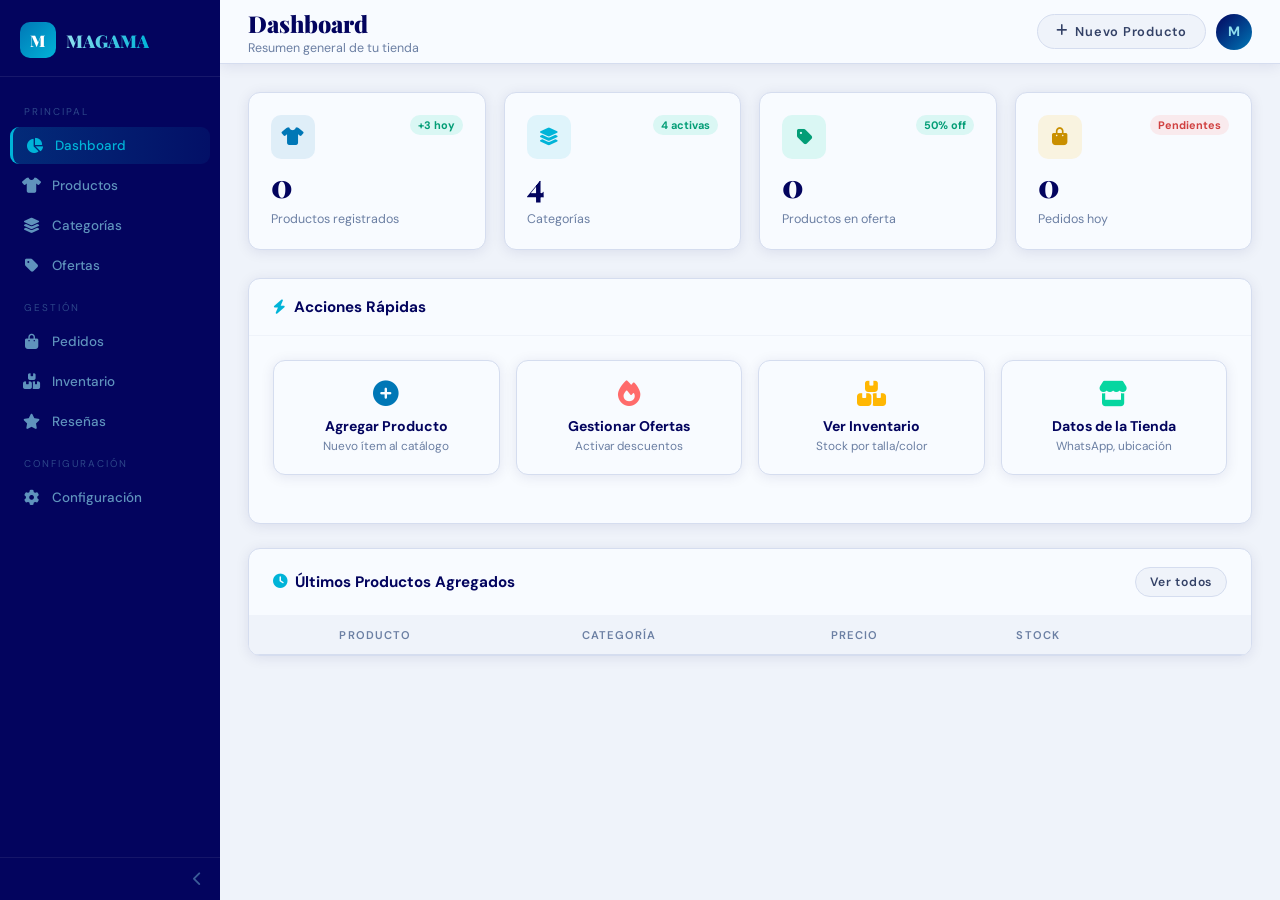
<file: admin/index.html>
<!DOCTYPE html>
<html lang="es">
<head>
<meta charset="UTF-8"/>
<meta name="viewport" content="width=device-width, initial-scale=1.0"/>
<title>MAGAMA — Panel de Control</title>
<link href="https://fonts.googleapis.com/css2?family=Playfair+Display:wght@700;900&family=DM+Sans:wght@300;400;500;600;700&display=swap" rel="stylesheet"/>
<link rel="stylesheet" href="https://cdnjs.cloudflare.com/ajax/libs/font-awesome/6.5.0/css/all.min.css"/>
<style>
:root {
  --navy:      #03045E;
  --navy-mid:  #0077B6;
  --sky:       #00B4D8;
  --sky-light: #90E0EF;
  --ice:       #CAF0F8;
  --white:     #F8FBFF;
  --cream:     #EEF5FF;
  --g100:      #EFF3FA;
  --g200:      #D5DDEF;
  --g300:      #B0BEDB;
  --g500:      #6B7FA3;
  --g700:      #334166;
  --black:     #010B2B;
  --accent:    #FF6B6B;
  --green:     #06D6A0;
  --amber:     #FFB703;
  --sidebar:   220px;
  --font-d:    'Playfair Display', serif;
  --font-b:    'DM Sans', sans-serif;
  --sh:        0 2px 14px rgba(3,4,94,.09);
  --shm:       0 8px 32px rgba(3,4,94,.15);
  --r:         12px;
  --tr:        .22s cubic-bezier(.4,0,.2,1);
}

*,*::before,*::after{box-sizing:border-box;margin:0;padding:0}
body{font-family:var(--font-b);background:var(--g100);color:var(--black);display:flex;height:100vh;overflow:hidden}
input,select,textarea,button{font-family:var(--font-b)}
a{text-decoration:none;color:inherit}

/* ── SIDEBAR ── */
.sidebar{
  width:var(--sidebar);flex-shrink:0;
  background:var(--navy);
  display:flex;flex-direction:column;
  height:100vh;overflow:hidden;
  transition:width var(--tr);
  position:relative;z-index:100;
}
.sidebar.collapsed{width:64px}
.sb-logo{
  padding:22px 20px 18px;
  display:flex;align-items:center;gap:10px;
  border-bottom:1px solid rgba(255,255,255,.08);
  flex-shrink:0;
}
.sb-logo-icon{
  width:36px;height:36px;border-radius:10px;
  background:linear-gradient(135deg,var(--navy-mid),var(--sky));
  display:flex;align-items:center;justify-content:center;
  font-family:var(--font-d);font-size:1rem;font-weight:900;
  color:#fff;flex-shrink:0;letter-spacing:.05em;
}
.sb-logo-text{font-family:var(--font-d);font-size:1.1rem;font-weight:900;
  background:linear-gradient(90deg,var(--sky-light),var(--sky));
  -webkit-background-clip:text;background-clip:text;
  -webkit-text-fill-color:transparent;color:transparent;
  white-space:nowrap;overflow:hidden;transition:opacity var(--tr),width var(--tr);
}
.collapsed .sb-logo-text{opacity:0;width:0}
.sb-nav{flex:1;overflow-y:auto;padding:14px 10px;display:flex;flex-direction:column;gap:3px}
.sb-item{
  display:flex;align-items:center;gap:12px;
  padding:10px 12px;border-radius:9px;cursor:pointer;
  color:rgba(144,224,239,.65);font-size:.84rem;font-weight:500;
  transition:background var(--tr),color var(--tr);
  white-space:nowrap;overflow:hidden;
}
.sb-item i{width:18px;text-align:center;font-size:.95rem;flex-shrink:0}
.sb-item:hover{background:rgba(255,255,255,.07);color:var(--sky-light)}
.sb-item.active{background:linear-gradient(90deg,rgba(0,180,216,.22),rgba(0,119,182,.1));color:var(--sky);border-left:3px solid var(--sky)}
.sb-item-label{overflow:hidden;transition:opacity var(--tr),width var(--tr);white-space:nowrap}
.collapsed .sb-item-label{opacity:0;width:0}
.collapsed .sb-item{padding:10px;justify-content:center}
.sb-section{
  font-size:.62rem;letter-spacing:.2em;text-transform:uppercase;
  color:rgba(144,224,239,.3);padding:14px 14px 6px;
  white-space:nowrap;overflow:hidden;
  transition:opacity var(--tr);
}
.collapsed .sb-section{opacity:0}
.sb-toggle{
  padding:14px 18px;border-top:1px solid rgba(255,255,255,.07);
  display:flex;justify-content:flex-end;
  cursor:pointer;color:rgba(144,224,239,.4);font-size:.9rem;
  transition:color var(--tr);flex-shrink:0;
}
.sb-toggle:hover{color:var(--sky)}
.collapsed .sb-toggle{justify-content:center}

/* ── MAIN ── */
.main{flex:1;display:flex;flex-direction:column;overflow:hidden}
.topbar{
  background:var(--white);border-bottom:1px solid var(--g200);
  padding:0 28px;height:64px;
  display:flex;align-items:center;justify-content:space-between;
  flex-shrink:0;box-shadow:var(--sh);
}
.topbar-left{display:flex;align-items:center;gap:14px}
.page-title{font-family:var(--font-d);font-size:1.45rem;font-weight:900;color:var(--navy)}
.page-sub{font-size:.78rem;color:var(--g500);margin-top:1px}
.topbar-right{display:flex;align-items:center;gap:10px}
.tb-btn{
  display:flex;align-items:center;gap:7px;
  padding:8px 18px;border-radius:40px;border:none;cursor:pointer;
  font-size:.8rem;font-weight:600;letter-spacing:.06em;transition:all var(--tr);
}
.tb-btn-primary{
  background:linear-gradient(135deg,var(--navy-mid),var(--sky));
  color:#fff;box-shadow:0 4px 14px rgba(0,119,182,.35);
}
.tb-btn-primary:hover{transform:translateY(-1px);box-shadow:0 6px 20px rgba(0,119,182,.5)}
.tb-btn-ghost{background:var(--g100);color:var(--g700);border:1px solid var(--g200)}
.tb-btn-ghost:hover{background:var(--cream);border-color:var(--navy-mid);color:var(--navy)}
.tb-avatar{
  width:36px;height:36px;border-radius:50%;
  background:linear-gradient(135deg,var(--navy),var(--navy-mid));
  display:flex;align-items:center;justify-content:center;
  color:var(--sky-light);font-size:.85rem;font-weight:700;cursor:pointer;
}
.content{flex:1;overflow-y:auto;padding:28px}

/* ── VIEWS ── */
.view{display:none;animation:fadeIn .25s ease}
.view.active{display:block}
@keyframes fadeIn{from{opacity:0;transform:translateY(8px)}to{opacity:1;transform:translateY(0)}}

/* ── STATS ── */
.stats-row{display:grid;grid-template-columns:repeat(4,1fr);gap:18px;margin-bottom:28px}
.stat-card{
  background:var(--white);border-radius:var(--r);
  padding:22px;border:1px solid var(--g200);
  box-shadow:var(--sh);display:flex;flex-direction:column;gap:10px;
  transition:transform var(--tr),box-shadow var(--tr);
}
.stat-card:hover{transform:translateY(-3px);box-shadow:var(--shm)}
.stat-card-top{display:flex;justify-content:space-between;align-items:flex-start}
.stat-icon{width:44px;height:44px;border-radius:10px;display:flex;align-items:center;justify-content:center;font-size:1.1rem}
.stat-icon.blue {background:rgba(0,119,182,.1);color:var(--navy-mid)}
.stat-icon.sky  {background:rgba(0,180,216,.1);color:var(--sky)}
.stat-icon.green{background:rgba(6,214,160,.12);color:#039d76}
.stat-icon.amber{background:rgba(255,183,3,.12);color:#c98f00}
.stat-badge{font-size:.68rem;font-weight:700;padding:3px 8px;border-radius:20px}
.badge-up  {background:rgba(6,214,160,.12);color:#039d76}
.badge-down{background:rgba(255,107,107,.12);color:#d04040}
.stat-num{font-family:var(--font-d);font-size:2rem;font-weight:900;color:var(--navy);line-height:1}
.stat-lbl{font-size:.78rem;color:var(--g500)}

/* ── PANEL ── */
.panel{background:var(--white);border-radius:var(--r);border:1px solid var(--g200);box-shadow:var(--sh);overflow:hidden;margin-bottom:24px}
.panel-hdr{padding:18px 24px;border-bottom:1px solid var(--g100);display:flex;align-items:center;justify-content:space-between}
.panel-title{font-weight:700;font-size:.95rem;color:var(--navy);display:flex;align-items:center;gap:8px}
.panel-title i{color:var(--sky);font-size:.9rem}
.panel-body{padding:24px}

/* ── TABLA ── */
.toolbar{display:flex;align-items:center;gap:12px;padding:16px 24px;border-bottom:1px solid var(--g100);flex-wrap:wrap}
.search-box{display:flex;align-items:center;gap:8px;background:var(--g100);border:1.5px solid var(--g200);border-radius:40px;padding:8px 16px;flex:1;min-width:200px;transition:border-color var(--tr)}
.search-box:focus-within{border-color:var(--navy-mid);background:var(--white)}
.search-box input{border:none;background:transparent;outline:none;font-size:.84rem;width:100%}
.search-box i{color:var(--g300);font-size:.85rem}
.filter-sel{padding:9px 14px;border-radius:40px;border:1.5px solid var(--g200);background:var(--white);font-size:.8rem;color:var(--g700);cursor:pointer;outline:none;transition:border-color var(--tr)}
.filter-sel:focus{border-color:var(--navy-mid)}
.prod-table{width:100%;border-collapse:collapse}
.prod-table th{text-align:left;font-size:.7rem;letter-spacing:.1em;text-transform:uppercase;color:var(--g500);font-weight:600;padding:12px 16px;background:var(--g100);border-bottom:1px solid var(--g200)}
.prod-table td{padding:14px 16px;border-bottom:1px solid var(--g100);font-size:.84rem;vertical-align:middle}
.prod-table tr:last-child td{border-bottom:none}
.prod-table tr:hover td{background:var(--cream)}
.prod-thumb-cell{width:52px;height:52px;border-radius:10px;display:flex;align-items:center;justify-content:center;font-size:1.6rem;flex-shrink:0}
.prod-name-cell .pn{font-weight:600;color:var(--navy);font-size:.88rem}
.prod-name-cell .ps{font-size:.74rem;color:var(--g500);margin-top:2px}
.tag{display:inline-block;font-size:.65rem;font-weight:700;letter-spacing:.07em;text-transform:uppercase;padding:3px 9px;border-radius:20px}
.tag-new  {background:rgba(3,4,94,.08);color:var(--navy)}
.tag-hot  {background:rgba(0,119,182,.1);color:var(--navy-mid)}
.tag-sale {background:rgba(255,107,107,.12);color:#c04040}
.tag-none {background:var(--g100);color:var(--g500)}
.stock-dot{width:8px;height:8px;border-radius:50%;display:inline-block;margin-right:5px}
.action-btns{display:flex;gap:6px}
.act-btn{width:32px;height:32px;border-radius:8px;border:none;cursor:pointer;display:flex;align-items:center;justify-content:center;font-size:.8rem;transition:background var(--tr),transform var(--tr)}
.act-edit{background:rgba(0,119,182,.1);color:var(--navy-mid)}
.act-edit:hover{background:rgba(0,119,182,.2);transform:scale(1.08)}
.act-del{background:rgba(255,107,107,.1);color:var(--accent)}
.act-del:hover{background:rgba(255,107,107,.2);transform:scale(1.08)}
.act-eye{background:rgba(6,214,160,.1);color:#039d76}
.act-eye:hover{background:rgba(6,214,160,.2);transform:scale(1.08)}

/* ── MODAL ── */
.modal-bg{position:fixed;inset:0;background:rgba(3,4,94,.45);backdrop-filter:blur(6px);z-index:1000;display:none;align-items:center;justify-content:center;padding:20px}
.modal-bg.open{display:flex;animation:fadeIn .2s ease}
.modal{background:var(--white);border-radius:18px;width:100%;max-width:680px;max-height:90vh;overflow-y:auto;box-shadow:0 32px 80px rgba(3,4,94,.28)}
.modal-hdr{padding:22px 28px;border-bottom:1px solid var(--g200);display:flex;align-items:center;justify-content:space-between;position:sticky;top:0;background:var(--white);z-index:2}
.modal-hdr h3{font-family:var(--font-d);font-size:1.4rem;color:var(--navy)}
.modal-cls{width:34px;height:34px;border-radius:50%;border:none;background:var(--g100);cursor:pointer;font-size:.95rem;color:var(--g500);display:flex;align-items:center;justify-content:center;transition:background var(--tr),color var(--tr)}
.modal-cls:hover{background:rgba(255,107,107,.12);color:var(--accent)}
.modal-body{padding:28px}

/* Form */
.form-grid{display:grid;grid-template-columns:1fr 1fr;gap:18px}
.form-full{grid-column:1/-1}
.form-group{display:flex;flex-direction:column;gap:6px}
.form-label{font-size:.75rem;letter-spacing:.08em;text-transform:uppercase;font-weight:700;color:var(--g700)}
.form-label .req{color:var(--accent)}
.form-input,.form-select,.form-textarea{
  padding:11px 16px;border:1.5px solid var(--g200);
  border-radius:10px;font-size:.88rem;outline:none;
  background:var(--g100);color:var(--black);
  transition:border-color var(--tr),background var(--tr),box-shadow var(--tr);
  font-family:var(--font-b);
}
.form-input:focus,.form-select:focus,.form-textarea:focus{border-color:var(--navy-mid);background:var(--white);box-shadow:0 0 0 3px rgba(0,119,182,.1)}
.form-textarea{resize:vertical;min-height:80px;line-height:1.5}

/* ── PRECIO POR MAYOR ── */
.mayor-box{
  background:linear-gradient(135deg,rgba(0,180,216,.06),rgba(0,119,182,.04));
  border:1.5px solid rgba(0,119,182,.18);
  border-radius:12px;padding:16px 18px;
  display:flex;flex-direction:column;gap:12px;
}
.mayor-box-title{
  display:flex;align-items:center;gap:7px;
  font-size:.75rem;letter-spacing:.08em;text-transform:uppercase;
  font-weight:700;color:var(--navy-mid);
}
.mayor-box-title i{font-size:.8rem}
.mayor-fields{display:grid;grid-template-columns:1fr 1fr;gap:12px}
.mayor-hint{
  font-size:.72rem;color:var(--g500);
  background:var(--cream);border-radius:7px;
  padding:6px 10px;border-left:3px solid var(--sky);
  margin-top:-4px;
}

/* Color picker */
.swatch-row{display:flex;gap:8px;flex-wrap:wrap;margin-top:4px}
.swatch{width:32px;height:32px;border-radius:8px;cursor:pointer;border:2px solid transparent;transition:transform var(--tr),border-color var(--tr)}
.swatch:hover{transform:scale(1.12)}
.swatch.sel{border-color:var(--navy);transform:scale(1.12)}

/* Emoji picker */
.emoji-row{display:flex;gap:6px;flex-wrap:wrap;margin-top:4px}
.ep{width:38px;height:38px;border-radius:8px;border:2px solid var(--g200);background:var(--white);cursor:pointer;font-size:1.3rem;display:flex;align-items:center;justify-content:center;transition:border-color var(--tr),background var(--tr),transform var(--tr)}
.ep:hover{border-color:var(--sky);background:var(--cream);transform:scale(1.1)}
.ep.sel{border-color:var(--navy-mid);background:var(--cream)}

/* Image upload */
.img-upload-area{border:2px dashed var(--g300);border-radius:12px;padding:28px;text-align:center;cursor:pointer;transition:border-color var(--tr),background var(--tr);position:relative}
.img-upload-area:hover{border-color:var(--navy-mid);background:var(--cream)}
.img-upload-area input[type=file]{position:absolute;inset:0;opacity:0;cursor:pointer;width:100%;height:100%}
.img-upload-icon{font-size:2rem;color:var(--g300);margin-bottom:8px}
.img-upload-txt{font-size:.82rem;color:var(--g500)}
.img-upload-txt strong{color:var(--navy-mid)}
.img-preview{width:80px;height:80px;border-radius:10px;object-fit:cover;border:2px solid var(--g200);margin:8px auto 0;display:none}
.img-gallery-grid{display:flex;gap:8px;flex-wrap:wrap;margin-top:10px}
.img-gallery-item{position:relative;width:80px;height:80px;border-radius:10px;overflow:hidden;border:2px solid var(--g200);flex-shrink:0}
.img-gallery-item img{width:100%;height:100%;object-fit:cover}
.img-gallery-item .ig-del{position:absolute;top:3px;right:3px;width:20px;height:20px;border-radius:50%;background:rgba(255,107,107,.9);border:none;cursor:pointer;color:#fff;font-size:.6rem;display:flex;align-items:center;justify-content:center;transition:all .2s}
.img-gallery-item .ig-del:hover{background:var(--accent);transform:scale(1.1)}
.img-gallery-item.ig-main{border-color:var(--navy-mid);border-width:2.5px}
.img-gallery-item .ig-main-badge{position:absolute;bottom:3px;left:3px;background:var(--navy-mid);color:#fff;font-size:.5rem;font-weight:700;padding:2px 5px;border-radius:4px;letter-spacing:.05em}
.img-add-btn{width:80px;height:80px;border-radius:10px;border:2px dashed var(--g300);background:var(--g100);cursor:pointer;display:flex;flex-direction:column;align-items:center;justify-content:center;gap:4px;color:var(--g500);font-size:.68rem;font-weight:600;transition:all var(--tr);flex-shrink:0}
.img-add-btn:hover{border-color:var(--navy-mid);background:var(--cream);color:var(--navy-mid)}
.img-add-btn i{font-size:1.2rem}

/* Tags selector */
.tag-sel-row{display:flex;gap:8px;flex-wrap:wrap;margin-top:4px}
.tag-opt{padding:6px 14px;border-radius:20px;border:1.5px solid var(--g200);background:var(--white);font-size:.76rem;font-weight:600;cursor:pointer;transition:all var(--tr);color:var(--g500)}
.tag-opt:hover{border-color:var(--navy-mid);color:var(--navy)}
.tag-opt.sel{background:var(--navy);color:var(--sky-light);border-color:var(--navy)}

/* Size & color checkboxes */
.check-grid{display:flex;gap:8px;flex-wrap:wrap;margin-top:4px}
.chk-item{padding:7px 14px;border-radius:8px;border:1.5px solid var(--g200);background:var(--white);font-size:.8rem;font-weight:600;cursor:pointer;transition:all var(--tr);color:var(--g500);user-select:none}
.chk-item:hover{border-color:var(--navy-mid);color:var(--navy)}
.chk-item.sel{background:var(--navy-mid);color:#fff;border-color:var(--navy-mid)}

/* Color picker items */
.color-chk{display:flex;align-items:center;gap:6px;padding:6px 12px;border-radius:8px;border:1.5px solid var(--g200);background:var(--white);cursor:pointer;transition:all var(--tr);user-select:none}
.color-chk:hover{border-color:var(--navy-mid)}
.color-chk.sel{border-color:var(--navy-mid);background:var(--cream)}
.color-dot{width:14px;height:14px;border-radius:50%;border:1px solid rgba(0,0,0,.1);flex-shrink:0}
.color-chk span{font-size:.78rem;font-weight:500;color:var(--g700)}

/* ── COLOR PERSONALIZADO ── */
.custom-color-box{
  margin-top:10px;
  border:1.5px dashed var(--g200);
  border-radius:10px;
  padding:12px 14px;
  background:var(--g100);
  display:flex;align-items:center;gap:12px;
  flex-wrap:wrap;
}
.custom-color-box label{
  font-size:.72rem;font-weight:700;letter-spacing:.07em;
  text-transform:uppercase;color:var(--g500);white-space:nowrap;
}
.rainbow-wrap{
  position:relative;width:38px;height:38px;flex-shrink:0;
  border-radius:50%;cursor:pointer;
  background:conic-gradient(red,yellow,lime,cyan,blue,magenta,red);
  border:2px solid var(--g200);
  box-shadow:0 2px 8px rgba(0,0,0,.12);
  transition:transform var(--tr),box-shadow var(--tr);
  display:flex;align-items:center;justify-content:center;
}
.rainbow-wrap:hover{transform:scale(1.1);box-shadow:0 4px 14px rgba(0,0,0,.2)}
.rainbow-wrap input[type=color]{
  position:absolute;inset:0;opacity:0;
  width:100%;height:100%;cursor:pointer;border:none;padding:0;
}
.rainbow-wrap i{font-size:.75rem;color:#fff;pointer-events:none;text-shadow:0 1px 3px rgba(0,0,0,.5)}
.custom-color-preview{
  width:28px;height:28px;border-radius:50%;
  border:2px solid var(--g200);background:#ff6b6b;
  flex-shrink:0;transition:background .1s;
}
.btn-add-color{
  display:flex;align-items:center;gap:5px;
  padding:7px 14px;border-radius:8px;border:none;
  background:var(--navy-mid);color:#fff;
  font-size:.76rem;font-weight:700;cursor:pointer;
  transition:all var(--tr);white-space:nowrap;
}
.btn-add-color:hover{background:var(--navy);transform:translateY(-1px)}

/* Price inputs */
.price-row{display:grid;grid-template-columns:1fr 1fr;gap:12px}
.price-wrap{position:relative}
.price-wrap .currency{position:absolute;left:14px;top:50%;transform:translateY(-50%);color:var(--g500);font-size:.85rem;font-weight:600}
.price-wrap input{padding-left:36px}

/* Stock toggle */
.toggle-row{display:flex;align-items:center;gap:10px;margin-top:6px}
.toggle-switch{position:relative;width:44px;height:24px}
.toggle-switch input{opacity:0;width:0;height:0}
.toggle-track{position:absolute;inset:0;background:var(--g200);border-radius:12px;cursor:pointer;transition:background var(--tr)}
.toggle-track:before{content:'';position:absolute;left:3px;bottom:3px;width:18px;height:18px;border-radius:50%;background:#fff;transition:transform var(--tr);box-shadow:0 1px 4px rgba(0,0,0,.15)}
.toggle-switch input:checked + .toggle-track{background:var(--green)}
.toggle-switch input:checked + .toggle-track:before{transform:translateX(20px)}
.toggle-lbl{font-size:.84rem;color:var(--g700);font-weight:500}

/* Modal footer */
.modal-footer{padding:20px 28px;border-top:1px solid var(--g200);display:flex;justify-content:flex-end;gap:10px;position:sticky;bottom:0;background:var(--white)}
.btn-cancel{padding:10px 24px;border-radius:40px;border:1.5px solid var(--g200);background:var(--white);font-size:.84rem;font-weight:600;color:var(--g700);cursor:pointer;transition:all var(--tr)}
.btn-cancel:hover{background:var(--g100);border-color:var(--g300)}
.btn-save{padding:10px 28px;border-radius:40px;border:none;background:linear-gradient(135deg,var(--navy-mid),var(--sky));color:#fff;font-size:.84rem;font-weight:700;cursor:pointer;box-shadow:0 4px 14px rgba(0,119,182,.3);transition:transform var(--tr),box-shadow var(--tr)}
.btn-save:hover{transform:translateY(-1px);box-shadow:0 6px 20px rgba(0,119,182,.45)}

/* ── TOAST ── */
.toast{position:fixed;bottom:28px;right:28px;z-index:2000;background:var(--navy);color:#fff;padding:14px 22px;border-radius:12px;font-size:.85rem;font-weight:500;display:flex;align-items:center;gap:10px;box-shadow:0 8px 28px rgba(3,4,94,.35);transform:translateY(80px);opacity:0;transition:transform .3s ease,opacity .3s ease;pointer-events:none}
.toast.show{transform:translateY(0);opacity:1}
.toast i{color:var(--green);font-size:1rem}
.toast.err i{color:var(--accent)}

/* ── EMPTY STATE ── */
.empty-state{text-align:center;padding:60px 20px;color:var(--g500)}
.empty-state i{font-size:3rem;margin-bottom:14px;display:block;color:var(--sky-light)}
.empty-state p{font-size:.9rem}
.empty-state strong{color:var(--navy)}

/* ── PAGINATION ── */
.pagination{display:flex;align-items:center;justify-content:space-between;padding:14px 24px;border-top:1px solid var(--g100);font-size:.8rem;color:var(--g500)}
.pg-btns{display:flex;gap:4px}
.pg-btn{width:32px;height:32px;border-radius:7px;border:1px solid var(--g200);background:var(--white);cursor:pointer;font-size:.8rem;display:flex;align-items:center;justify-content:center;transition:all var(--tr);color:var(--g700)}
.pg-btn:hover,.pg-btn.active{background:var(--navy);color:#fff;border-color:var(--navy)}

/* ── DASHBOARD ── */
.quick-grid{display:grid;grid-template-columns:repeat(4,1fr);gap:16px;margin-bottom:24px}
.quick-card{background:var(--white);border-radius:var(--r);padding:20px;border:1px solid var(--g200);box-shadow:var(--sh);cursor:pointer;text-align:center;transition:transform var(--tr),box-shadow var(--tr),border-color var(--tr)}
.quick-card:hover{transform:translateY(-3px);box-shadow:var(--shm);border-color:var(--sky)}
.quick-card i{font-size:1.6rem;margin-bottom:10px;display:block}
.quick-card .qt{font-weight:700;font-size:.88rem;color:var(--navy)}
.quick-card .qs{font-size:.74rem;color:var(--g500);margin-top:3px}
.view-section-badge{display:inline-flex;align-items:center;gap:6px;background:var(--cream);border:1px solid var(--g200);border-radius:20px;padding:4px 12px;font-size:.72rem;font-weight:600;color:var(--navy-mid);margin-bottom:18px}

@media(max-width:900px){.stats-row{grid-template-columns:1fr 1fr}.quick-grid{grid-template-columns:1fr 1fr}.form-grid{grid-template-columns:1fr}}
@media(max-width:600px){.content{padding:16px}.sidebar{width:64px}.sb-logo-text,.sb-item-label,.sb-section{display:none}.stats-row{grid-template-columns:1fr 1fr}.modal{border-radius:12px}}
</style>
</head>
<body>

<!-- ════ SIDEBAR ════ -->
<aside class="sidebar" id="sidebar">
  <div class="sb-logo">
    <div class="sb-logo-icon">M</div>
    <span class="sb-logo-text">MAGAMA</span>
  </div>
  <nav class="sb-nav">
    <div class="sb-section">Principal</div>
    <div class="sb-item active" onclick="showView('dashboard',this)"><i class="fas fa-chart-pie"></i><span class="sb-item-label">Dashboard</span></div>
    <div class="sb-item" onclick="showView('productos',this)"><i class="fas fa-tshirt"></i><span class="sb-item-label">Productos</span></div>
    <div class="sb-item" onclick="showView('categorias',this)"><i class="fas fa-layer-group"></i><span class="sb-item-label">Categorías</span></div>
    <div class="sb-item" onclick="showView('ofertas',this)"><i class="fas fa-tag"></i><span class="sb-item-label">Ofertas</span></div>
    <div class="sb-section">Gestión</div>
    <div class="sb-item" onclick="showView('pedidos',this)"><i class="fas fa-shopping-bag"></i><span class="sb-item-label">Pedidos</span></div>
    <div class="sb-item" onclick="showView('inventario',this)"><i class="fas fa-boxes"></i><span class="sb-item-label">Inventario</span></div>
    <div class="sb-item" onclick="showView('resenas',this)"><i class="fas fa-star"></i><span class="sb-item-label">Reseñas</span></div>
    <div class="sb-section">Configuración</div>
    <div class="sb-item" onclick="showView('config',this)"><i class="fas fa-cog"></i><span class="sb-item-label">Configuración</span></div>
  </nav>
  <div class="sb-toggle" onclick="toggleSidebar()" title="Colapsar menú">
    <i class="fas fa-chevron-left" id="sb-arrow"></i>
  </div>
</aside>

<!-- ════ MAIN ════ -->
<div class="main">
  <div class="topbar">
    <div class="topbar-left">
      <div>
        <div class="page-title" id="pageTitle">Dashboard</div>
        <div class="page-sub" id="pageSub">Resumen general de tu tienda</div>
      </div>
    </div>
    <div class="topbar-right">
      <button class="tb-btn tb-btn-ghost" onclick="showView('productos',null);setTimeout(openModal,100)">
        <i class="fas fa-plus"></i> Nuevo Producto
      </button>
      <div class="tb-avatar" title="Admin MAGAMA">M</div>
    </div>
  </div>

  <div class="content">

    <!-- DASHBOARD -->
    <div class="view active" id="view-dashboard">
      <div class="stats-row">
        <div class="stat-card">
          <div class="stat-card-top"><div class="stat-icon blue"><i class="fas fa-tshirt"></i></div><span class="stat-badge badge-up">+3 hoy</span></div>
          <div class="stat-num" id="totalProds">22</div>
          <div class="stat-lbl">Productos registrados</div>
        </div>
        <div class="stat-card">
          <div class="stat-card-top"><div class="stat-icon sky"><i class="fas fa-layer-group"></i></div><span class="stat-badge badge-up">4 activas</span></div>
          <div class="stat-num">4</div>
          <div class="stat-lbl">Categorías</div>
        </div>
        <div class="stat-card">
          <div class="stat-card-top"><div class="stat-icon green"><i class="fas fa-tag"></i></div><span class="stat-badge badge-up">50% off</span></div>
          <div class="stat-num" id="totalOfertas">4</div>
          <div class="stat-lbl">Productos en oferta</div>
        </div>
        <div class="stat-card">
          <div class="stat-card-top"><div class="stat-icon amber"><i class="fas fa-shopping-bag"></i></div><span class="stat-badge badge-down">Pendientes</span></div>
          <div class="stat-num">0</div>
          <div class="stat-lbl">Pedidos hoy</div>
        </div>
      </div>
      <div class="panel">
        <div class="panel-hdr"><div class="panel-title"><i class="fas fa-bolt"></i> Acciones Rápidas</div></div>
        <div class="panel-body">
          <div class="quick-grid">
            <div class="quick-card" onclick="showView('productos',null);setTimeout(openModal,100)"><i class="fas fa-plus-circle" style="color:var(--navy-mid)"></i><div class="qt">Agregar Producto</div><div class="qs">Nuevo ítem al catálogo</div></div>
            <div class="quick-card" onclick="showView('ofertas',null)"><i class="fas fa-fire" style="color:var(--accent)"></i><div class="qt">Gestionar Ofertas</div><div class="qs">Activar descuentos</div></div>
            <div class="quick-card" onclick="showView('inventario',null)"><i class="fas fa-boxes" style="color:var(--amber)"></i><div class="qt">Ver Inventario</div><div class="qs">Stock por talla/color</div></div>
            <div class="quick-card" onclick="showView('config',null)"><i class="fas fa-store" style="color:var(--green)"></i><div class="qt">Datos de la Tienda</div><div class="qs">WhatsApp, ubicación</div></div>
          </div>
        </div>
      </div>
      <div class="panel">
        <div class="panel-hdr">
          <div class="panel-title"><i class="fas fa-clock"></i> Últimos Productos Agregados</div>
          <button class="tb-btn tb-btn-ghost" style="font-size:.76rem;padding:6px 14px" onclick="showView('productos',null)">Ver todos</button>
        </div>
        <div id="dashboard-recents"></div>
      </div>
    </div>

    <!-- PRODUCTOS -->
    <div class="view" id="view-productos">
      <div class="view-section-badge"><i class="fas fa-tshirt"></i> Catálogo de Productos</div>
      <div class="panel">
        <div class="toolbar">
          <div class="search-box"><i class="fas fa-search"></i><input type="text" id="searchProd" placeholder="Buscar producto..." oninput="filtrarTabla()"/></div>
          <select class="filter-sel" id="filterCat" onchange="filtrarTabla()">
            <option value="">Todas las categorías</option>
            <option value="mujer">Mujer</option>
            <option value="hombre">Hombre</option>
            <option value="ninos">Niños</option>
            <option value="ofertas">Ofertas</option>
          </select>
          <select class="filter-sel" id="filterTag" onchange="filtrarTabla()">
            <option value="">Todos los tags</option>
            <option value="new">Nuevo</option>
            <option value="hot">Popular</option>
            <option value="sale">Oferta</option>
          </select>
          <button class="tb-btn tb-btn-primary" onclick="openModal()"><i class="fas fa-plus"></i> Agregar Producto</button>
        </div>
        <div style="overflow-x:auto">
          <table class="prod-table">
            <thead><tr><th></th><th>Producto</th><th>Categoría</th><th>Tallas</th><th>Colores</th><th>Tag</th><th>Precio</th><th>Stock</th><th>Acciones</th></tr></thead>
            <tbody id="prodTableBody"></tbody>
          </table>
        </div>
        <div class="pagination">
          <span id="prod-count">Mostrando todos los productos</span>
          <div class="pg-btns" id="pgBtns"></div>
        </div>
      </div>
    </div>

    <!-- CATEGORIAS -->
    <div class="view" id="view-categorias">
      <div class="view-section-badge"><i class="fas fa-layer-group"></i> Categorías</div>
      <div class="stats-row">
        <div class="stat-card" style="cursor:pointer" onclick="filterAndGo('mujer')"><div class="stat-icon" style="background:rgba(0,119,182,.1);color:var(--navy-mid);font-size:1.8rem;width:52px;height:52px">👗</div><div class="stat-num" id="cnt-mujer">0</div><div class="stat-lbl">Productos Mujer</div></div>
        <div class="stat-card" style="cursor:pointer" onclick="filterAndGo('hombre')"><div class="stat-icon" style="background:rgba(0,180,216,.1);color:var(--sky);font-size:1.8rem;width:52px;height:52px">🧥</div><div class="stat-num" id="cnt-hombre">0</div><div class="stat-lbl">Productos Hombre</div></div>
        <div class="stat-card" style="cursor:pointer" onclick="filterAndGo('ninos')"><div class="stat-icon" style="background:rgba(6,214,160,.1);color:#039d76;font-size:1.8rem;width:52px;height:52px">🧒</div><div class="stat-num" id="cnt-ninos">0</div><div class="stat-lbl">Productos Niños</div></div>
        <div class="stat-card" style="cursor:pointer" onclick="filterAndGo('ofertas')"><div class="stat-icon" style="background:rgba(255,107,107,.1);color:var(--accent);font-size:1.8rem;width:52px;height:52px">🏷️</div><div class="stat-num" id="cnt-ofertas">0</div><div class="stat-lbl">Productos Oferta</div></div>
      </div>
    </div>

    <!-- OFERTAS -->
    <div class="view" id="view-ofertas">
      <div class="view-section-badge"><i class="fas fa-tag"></i> Gestión de Ofertas</div>
      <div class="panel">
        <div class="panel-hdr">
          <div class="panel-title"><i class="fas fa-fire"></i> Productos en Oferta</div>
          <button class="tb-btn tb-btn-primary" onclick="showView('productos',null);setTimeout(openModal,100)"><i class="fas fa-plus"></i> Nueva Oferta</button>
        </div>
        <div id="oferta-list" style="padding:16px"></div>
      </div>
    </div>

    <!-- PEDIDOS -->
    <div class="view" id="view-pedidos">
      <div class="view-section-badge"><i class="fas fa-shopping-bag"></i> Pedidos</div>
      <div class="panel"><div class="panel-body"><div class="empty-state"><i class="fas fa-shopping-bag"></i><p><strong>Aún no hay pedidos registrados</strong></p><p style="margin-top:6px">Los pedidos llegarán por WhatsApp y podrás registrarlos aquí.</p></div></div></div>
    </div>

    <!-- INVENTARIO -->
    <div class="view" id="view-inventario">
      <div class="view-section-badge"><i class="fas fa-boxes"></i> Inventario</div>
      <div class="panel">
        <div class="panel-hdr"><div class="panel-title"><i class="fas fa-boxes"></i> Stock por Producto</div></div>
        <div id="inventario-list" style="padding:16px"></div>
      </div>
    </div>

    <!-- RESEÑAS -->
    <div class="view" id="view-resenas">
      <div class="view-section-badge"><i class="fas fa-star"></i> Reseñas de Clientes</div>
      <div class="panel">
        <div class="panel-hdr"><div class="panel-title"><i class="fas fa-plus"></i> Agregar Reseña</div></div>
        <div class="panel-body">
          <div class="form-grid">
            <div class="form-group"><label class="form-label">Nombre del cliente <span class="req">*</span></label><input class="form-input" id="r-nombre" placeholder="Ej: María G."/></div>
            <div class="form-group"><label class="form-label">Detalle (qué compró)</label><input class="form-input" id="r-detalle" placeholder="Ej: Compró Polo Top"/></div>
            <div class="form-group form-full"><label class="form-label">Comentario <span class="req">*</span></label><textarea class="form-textarea" id="r-texto" placeholder="Escribe el comentario del cliente..."></textarea></div>
            <div class="form-group"><label class="form-label">Estrellas</label><select class="form-select" id="r-estrellas"><option value="5">⭐⭐⭐⭐⭐ 5 estrellas</option><option value="4">⭐⭐⭐⭐ 4 estrellas</option><option value="3">⭐⭐⭐ 3 estrellas</option></select></div>
            <div class="form-group"><label class="form-label">Producto mencionado</label><input class="form-input" id="r-producto" placeholder="Ej: Polo Top"/></div>
          </div>
          <div style="margin-top:20px;display:flex;justify-content:flex-end">
            <button class="btn-save" onclick="agregarResena()"><i class="fas fa-plus"></i> Agregar Reseña</button>
          </div>
        </div>
      </div>
      <div class="panel">
        <div class="panel-hdr"><div class="panel-title"><i class="fas fa-list"></i> Reseñas actuales</div></div>
        <div id="resenas-lista" style="padding:16px"></div>
      </div>
    </div>

    <!-- CONFIG -->
    <div class="view" id="view-config">
      <div class="view-section-badge"><i class="fas fa-cog"></i> Configuración de la Tienda</div>
      <div class="panel">
        <div class="panel-hdr"><div class="panel-title"><i class="fas fa-store"></i> Datos de la Tienda</div></div>
        <div class="panel-body">
          <div class="form-grid">
            <div class="form-group form-full"><label class="form-label">Nombre de la tienda</label><input class="form-input" value="MAGAMA" id="cfg-name"/></div>
            <div class="form-group"><label class="form-label">WhatsApp</label><input class="form-input" value="925995264" id="cfg-wa"/></div>
            <div class="form-group"><label class="form-label">Horario de atención</label><input class="form-input" value="Lun – Sáb: 9am – 8pm" id="cfg-horario"/></div>
            <div class="form-group form-full"><label class="form-label">Enlace Google Maps</label><input class="form-input" value="https://maps.app.goo.gl/GQtN8LxioyoTRkLx9" id="cfg-maps"/></div>
            <div class="form-group form-full"><label class="form-label">Mensaje de anuncio (barra superior)</label><input class="form-input" value="🌊 Nueva colección disponible | 📦 Envíos a toda la ciudad | 🔥 Ofertas especiales" id="cfg-ann"/></div>
          </div>
          <div style="margin-top:20px;display:flex;justify-content:flex-end">
            <button class="btn-save" onclick="showToast('Configuración guardada correctamente')"><i class="fas fa-save"></i> Guardar Cambios</button>
          </div>
        </div>
      </div>

      <!-- HERO DINÁMICO -->
      <div class="panel" style="margin-top:20px">
        <div class="panel-hdr"><div class="panel-title"><i class="fas fa-image"></i> Banner Principal (Hero)</div></div>
        <div class="panel-body">
          <div class="form-grid">
            <div class="form-group form-full"><label class="form-label">Texto eyebrow</label><input class="form-input" id="hero-cfg-eyebrow" placeholder="Colección 2025 disponible"/></div>
            <div class="form-group"><label class="form-label">Título línea 1</label><input class="form-input" id="hero-cfg-l1" placeholder="Tu moda,"/></div>
            <div class="form-group"><label class="form-label">Título línea 2 (azul)</label><input class="form-input" id="hero-cfg-hl" placeholder="tu estilo"/></div>
            <div class="form-group"><label class="form-label">Título línea 3 (dorado)</label><input class="form-input" id="hero-cfg-l3" placeholder="único."/></div>
            <div class="form-group form-full"><label class="form-label">Descripción</label><textarea class="form-textarea" id="hero-cfg-desc" placeholder="Descubre las últimas tendencias..."></textarea></div>
            <div class="form-group"><label class="form-label">Badge número</label><input class="form-input" id="hero-cfg-badge-num" placeholder="50%"/></div>
            <div class="form-group"><label class="form-label">Badge texto</label><input class="form-input" id="hero-cfg-badge-txt" placeholder="de descuento"/></div>
            <div class="form-group"><label class="form-label">Etiqueta tarjeta</label><input class="form-input" id="hero-cfg-card-label" placeholder="Nueva Colección"/></div>
          </div>
          <div style="margin-top:20px;display:flex;justify-content:flex-end">
            <button class="btn-save" onclick="guardarHero()"><i class="fas fa-save"></i> Guardar Hero</button>
          </div>
        </div>
      </div>

      <!-- LÍMITE STOCK -->
      <div class="panel" style="margin-top:20px">
        <div class="panel-hdr"><div class="panel-title"><i class="fas fa-fire" style="color:var(--accent)"></i> Últimas Unidades</div></div>
        <div class="panel-body">
          <div class="form-group">
            <label class="form-label">Límite para mostrar alerta "Últimas unidades"</label>
            <input class="form-input" type="number" min="1" max="20" id="cfg-stock-limite" value="5" placeholder="5" style="max-width:200px"/>
            <div style="font-size:.7rem;color:var(--g500);margin-top:6px">Si un producto tiene ≤ este número de unidades, aparece la alerta roja en la tarjeta.</div>
          </div>
          <div class="form-group" style="margin-top:16px">
            <label class="form-label"><i class="fas fa-clock" style="color:var(--sky);margin-right:4px"></i>Fecha fin de ofertas</label>
            <input class="form-input" type="datetime-local" id="cfg-oferta-fin" style="max-width:280px"/>
            <div style="font-size:.7rem;color:var(--g500);margin-top:6px">Fecha y hora en que terminan las ofertas. Si está vacío, usa el próximo domingo a medianoche.</div>
          </div>
          <div class="form-group" style="margin-top:16px">
            <label class="form-label"><i class="fas fa-clock" style="color:var(--sky);margin-right:4px"></i>Fecha fin de ofertas</label>
            <input class="form-input" type="datetime-local" id="cfg-oferta-fin" style="max-width:280px"/>
            <div style="font-size:.7rem;color:var(--g500);margin-top:6px">Fecha y hora en que terminan las ofertas. Si está vacío, usa el próximo domingo a medianoche.</div>
          </div>
          <div style="margin-top:16px;display:flex;justify-content:flex-end">
            <button class="btn-save" onclick="guardarConfig()"><i class="fas fa-save"></i> Guardar</button>
          </div>
        </div>
      </div>
    </div>

  </div>
</div>

<!-- ════ MODAL AGREGAR/EDITAR PRODUCTO ════ -->
<div class="modal-bg" id="modalBg">
  <div class="modal">
    <div class="modal-hdr">
      <h3 id="modalTitle">➕ Agregar Producto</h3>
      <button class="modal-cls" onclick="closeModal()"><i class="fas fa-times"></i></button>
    </div>
    <div class="modal-body">
      <div class="form-grid">

        <!-- Nombre -->
        <div class="form-group form-full">
          <label class="form-label">Nombre del producto <span class="req">*</span></label>
          <input class="form-input" id="f-name" placeholder="Ej: Polo Oversize Trendy"/>
        </div>

        <!-- Categoría y Subcategoría -->
        <div class="form-group">
          <label class="form-label">Categoría <span class="req">*</span></label>
          <select class="form-select" id="f-cat" onchange="updateSubcats()">
            <option value="">Seleccionar...</option>
            <option value="mujer">Mujer</option>
            <option value="hombre">Hombre</option>
            <option value="ninos">Niños</option>
            <option value="ofertas">Ofertas</option>
          </select>
        </div>
        <div class="form-group">
          <label class="form-label">Subcategoría <span class="req">*</span></label>
          <select class="form-select" id="f-subcat">
            <option value="">Primero elige categoría</option>
          </select>
        </div>

        <!-- Descripción -->
        <div class="form-group form-full">
          <label class="form-label">Descripción</label>
          <textarea class="form-textarea" id="f-desc" placeholder="Describe la prenda: material, estilo, ocasión..."></textarea>
        </div>

        <!-- Precio normal + precio anterior -->
        <div class="form-group">
          <label class="form-label">Precio <span class="req">*</span></label>
          <div class="price-wrap">
            <span class="currency">S/</span>
            <input class="form-input" id="f-price" type="number" min="0" step="0.5" placeholder="0.00"/>
          </div>
        </div>
        <div class="form-group">
          <label class="form-label">Precio anterior (si es oferta)</label>
          <div class="price-wrap">
            <span class="currency">S/</span>
            <input class="form-input" id="f-old" type="number" min="0" step="0.5" placeholder="0.00"/>
          </div>
        </div>

        <!-- PRECIO POR MAYOR -->
        <div class="form-group form-full">
          <label class="form-label"><i class="fas fa-boxes" style="color:var(--sky);margin-right:4px"></i>Precio por mayor</label>
          <div class="mayor-box">
            <div class="mayor-box-title">
              <i class="fas fa-percentage"></i>
              Precio especial para compras al por mayor
            </div>
            <div class="mayor-fields">
              <div class="form-group">
                <label class="form-label" style="font-size:.7rem">Cantidad mínima</label>
                <input class="form-input" id="f-mayor-qty" type="number" min="2" step="1" placeholder="Ej: 6"/>
              </div>
              <div class="form-group">
                <label class="form-label" style="font-size:.7rem">Precio por mayor</label>
                <div class="price-wrap">
                  <span class="currency">S/</span>
                  <input class="form-input" id="f-mayor-price" type="number" min="0" step="0.5" placeholder="0.00"/>
                </div>
              </div>
            </div>
            <div class="mayor-hint">
              💡 Ej: si pones cantidad 6 y precio S/28, los clientes que compren 6 o más unidades verán ese precio automáticamente en el carrito.
            </div>
          </div>
        </div>

        <!-- Tallas -->
        <div class="form-group form-full">
          <label class="form-label">Tallas disponibles</label>
          <div class="check-grid" id="tallas-grid">
            <div class="chk-item" onclick="toggleChk(this)">XS</div>
            <div class="chk-item" onclick="toggleChk(this)">S</div>
            <div class="chk-item" onclick="toggleChk(this)">M</div>
            <div class="chk-item" onclick="toggleChk(this)">L</div>
            <div class="chk-item" onclick="toggleChk(this)">XL</div>
            <div class="chk-item" onclick="toggleChk(this)">XXL</div>
            <div class="chk-item" onclick="toggleChk(this)">Único</div>
            <div class="chk-item" onclick="toggleChk(this)">2</div>
            <div class="chk-item" onclick="toggleChk(this)">4</div>
            <div class="chk-item" onclick="toggleChk(this)">6</div>
            <div class="chk-item" onclick="toggleChk(this)">8</div>
            <div class="chk-item" onclick="toggleChk(this)">10</div>
            <div class="chk-item" onclick="toggleChk(this)">12</div>
            <div class="chk-item" onclick="toggleChk(this)">14</div>
          </div>
        </div>

        <!-- COLORES DISPONIBLES -->
        <div class="form-group form-full">
          <label class="form-label">Colores disponibles</label>
          <div class="check-grid" id="colores-grid">
            <div class="color-chk" onclick="toggleChk(this)"><span class="color-dot" style="background:#ffffff;border:1.5px solid #ccc"></span><span>Blanco</span></div>
            <div class="color-chk" onclick="toggleChk(this)"><span class="color-dot" style="background:#1a1a1a"></span><span>Negro</span></div>
            <div class="color-chk" onclick="toggleChk(this)"><span class="color-dot" style="background:#6b7280"></span><span>Gris</span></div>
            <div class="color-chk" onclick="toggleChk(this)"><span class="color-dot" style="background:#3b82f6"></span><span>Azul</span></div>
            <div class="color-chk" onclick="toggleChk(this)"><span class="color-dot" style="background:#ef4444"></span><span>Rojo</span></div>
            <div class="color-chk" onclick="toggleChk(this)"><span class="color-dot" style="background:#f97316"></span><span>Naranja</span></div>
            <div class="color-chk" onclick="toggleChk(this)"><span class="color-dot" style="background:#eab308"></span><span>Amarillo</span></div>
            <div class="color-chk" onclick="toggleChk(this)"><span class="color-dot" style="background:#22c55e"></span><span>Verde</span></div>
            <div class="color-chk" onclick="toggleChk(this)"><span class="color-dot" style="background:#ec4899"></span><span>Rosado</span></div>
            <div class="color-chk" onclick="toggleChk(this)"><span class="color-dot" style="background:#a855f7"></span><span>Morado</span></div>
            <div class="color-chk" onclick="toggleChk(this)"><span class="color-dot" style="background:#92400e"></span><span>Marrón</span></div>
            <div class="color-chk" onclick="toggleChk(this)"><span class="color-dot" style="background:#0891b2"></span><span>Celeste</span></div>
            <div class="color-chk" onclick="toggleChk(this)"><span class="color-dot" style="background:#f43f5e"></span><span>Coral</span></div>
            <div class="color-chk" onclick="toggleChk(this)"><span class="color-dot" style="background:#14b8a6"></span><span>Turquesa</span></div>
            <div class="color-chk" onclick="toggleChk(this)"><span class="color-dot" style="background:#84cc16"></span><span>Lima</span></div>
            <div class="color-chk" onclick="toggleChk(this)"><span class="color-dot" style="background:#f59e0b"></span><span>Dorado</span></div>
            <div class="color-chk" onclick="toggleChk(this)"><span class="color-dot" style="background:#c084fc"></span><span>Lila</span></div>
            <div class="color-chk" onclick="toggleChk(this)"><span class="color-dot" style="background:#fef3c7;border:1.5px solid #ccc"></span><span>Crema</span></div>
            <div class="color-chk" onclick="toggleChk(this)"><span class="color-dot" style="background:#d6b89a"></span><span>Beige</span></div>
            <div class="color-chk" onclick="toggleChk(this)"><span class="color-dot" style="background:#1e3a5f"></span><span>Marino</span></div>
            <div class="color-chk" onclick="toggleChk(this)"><span class="color-dot" style="background:#6d4c41"></span><span>Café</span></div>
            <div class="color-chk" onclick="toggleChk(this)"><span class="color-dot" style="background:#b0bec5"></span><span>Plateado</span></div>
            <div class="color-chk" onclick="toggleChk(this)"><span class="color-dot" style="background:#d4af37"></span><span>Champagne</span></div>
          </div>

          <!-- Selector de color personalizado -->
          <div class="custom-color-box">
            <label>Color personalizado:</label>
            <div class="rainbow-wrap" title="Abrir rueda de colores">
              <input type="color" id="f-custom-color-hex" value="#ff6b6b" oninput="syncCustomColor(this.value)"/>
              <i class="fas fa-palette"></i>
            </div>
            <div class="custom-color-preview" id="custom-color-preview" style="background:#ff6b6b"></div>
            <button class="btn-add-color" type="button" onclick="agregarColorPersonalizado()">
              <i class="fas fa-plus"></i> Agregar
            </button>
          </div>
        </div>

        <!-- Emoji e imagen -->
        <div class="form-group">
          <label class="form-label">Emoji representativo</label>
          <div class="emoji-row">
            <div class="ep sel" onclick="selEmoji(this)">👗</div>
            <div class="ep" onclick="selEmoji(this)">👕</div>
            <div class="ep" onclick="selEmoji(this)">👚</div>
            <div class="ep" onclick="selEmoji(this)">👖</div>
            <div class="ep" onclick="selEmoji(this)">🧥</div>
            <div class="ep" onclick="selEmoji(this)">🧶</div>
            <div class="ep" onclick="selEmoji(this)">👔</div>
            <div class="ep" onclick="selEmoji(this)">🩱</div>
            <div class="ep" onclick="selEmoji(this)">👘</div>
            <div class="ep" onclick="selEmoji(this)">🏷️</div>
          </div>
        </div>

        <!-- Color de fondo card -->
        <div class="form-group">
          <label class="form-label">Color de fondo de la tarjeta</label>
          <div class="swatch-row">
            <div class="swatch sel" style="background:#dbeafe" onclick="selSwatch(this,'#dbeafe')"></div>
            <div class="swatch" style="background:#bfdbfe" onclick="selSwatch(this,'#bfdbfe')"></div>
            <div class="swatch" style="background:#e0f2fe" onclick="selSwatch(this,'#e0f2fe')"></div>
            <div class="swatch" style="background:#cffafe" onclick="selSwatch(this,'#cffafe')"></div>
            <div class="swatch" style="background:#fce4ec" onclick="selSwatch(this,'#fce4ec')"></div>
            <div class="swatch" style="background:#f8bbd0" onclick="selSwatch(this,'#f8bbd0')"></div>
            <div class="swatch" style="background:#e8f5e9" onclick="selSwatch(this,'#e8f5e9')"></div>
            <div class="swatch" style="background:#fff3e0" onclick="selSwatch(this,'#fff3e0')"></div>
            <div class="swatch" style="background:#f3e5f5" onclick="selSwatch(this,'#f3e5f5')"></div>
          </div>
        </div>

        <!-- Imagen -->
        <div class="form-group form-full">
          <label class="form-label">
            <i class="fas fa-images" style="color:var(--sky);margin-right:4px"></i>
            Fotos del producto <span style="font-size:.7rem;color:var(--g500);font-weight:400">(máx. 5 fotos · la primera es la principal)</span>
          </label>
          <div class="img-gallery-grid" id="imgGalleryGrid">
            <!-- Las fotos subidas aparecen aquí -->
          </div>
          <div class="img-add-btn" id="imgAddBtn" onclick="document.getElementById('f-img-multi').click()" title="Agregar foto">
            <i class="fas fa-plus"></i>
            <span>Agregar foto</span>
          </div>
          <input type="file" accept="image/*" id="f-img-multi" multiple style="display:none" onchange="agregarFotosGaleria(this)"/>
          <div style="margin-top:6px;font-size:.72rem;color:var(--g500)">
            <i class="fas fa-info-circle" style="color:var(--sky)"></i>
            JPG, PNG, WEBP · máx. 5MB por foto · Haz clic en 🗑️ para eliminar
          </div>
        </div>

        <!-- Tag y stock -->
        <div class="form-group">
          <label class="form-label">Etiqueta (tag)</label>
          <div class="tag-sel-row">
            <div class="tag-opt sel" onclick="selTag(this,'')">Ninguna</div>
            <div class="tag-opt" onclick="selTag(this,'new')">🆕 Nuevo</div>
            <div class="tag-opt" onclick="selTag(this,'hot')">🔥 Popular</div>
            <div class="tag-opt" onclick="selTag(this,'sale')">🏷️ Oferta</div>
          </div>
        </div>
        <div class="form-group">
          <label class="form-label"><i class="fas fa-boxes" style="color:var(--accent);margin-right:4px"></i>Unidades en stock</label>
          <input class="form-input" id="f-stock-unidades" type="number" min="0" step="1" placeholder="Ej: 3 (deja vacío si no aplica)"/>
          <div style="font-size:.7rem;color:var(--g500);margin-top:4px"><i class="fas fa-info-circle" style="color:var(--sky)"></i> Si hay pocas unidades, aparecerá una alerta roja en la tarjeta.</div>
        </div>
        <div class="form-group">
          <label class="form-label">Estado de stock</label>
          <div class="toggle-row" style="margin-top:12px">
            <label class="toggle-switch">
              <input type="checkbox" id="f-stock" checked/>
              <span class="toggle-track"></span>
            </label>
            <span class="toggle-lbl">Disponible en stock</span>
          </div>
        </div>

        <!-- Notas adicionales -->
        <div class="form-group form-full">
          <label class="form-label">Notas adicionales</label>
          <textarea class="form-textarea" id="f-notes" placeholder="Ej: Viene en talla estándar peruana, lavado a mano recomendado..."></textarea>
        </div>

      </div>
    </div>
    <div class="modal-footer">
      <button class="btn-cancel" onclick="closeModal()">Cancelar</button>
      <button class="btn-save" onclick="guardarProducto()">
        <i class="fas fa-save"></i> Guardar Producto
      </button>
    </div>
  </div>
</div>

<!-- TOAST -->
<div class="toast" id="toast"><i class="fas fa-check-circle"></i><span id="toast-msg"></span></div>

<!-- database.js: fuente de verdad compartida con la tienda -->
<script src="../js/database.js"></script>
<script>
/* ══ DATOS ══ */
let productos = []

const subcatMap = {
  mujer:   [{v:'polo-bodi',l:'Polo Bodi'},{v:'polo-oversize',l:'Polo Oversize'},{v:'polo-top',l:'Top'},{v:'pantalon-overol',l:'Overol'},{v:'pantalon-varios',l:'Pantalón Varios'},{v:'chompa',l:'Chompa'},{v:'enterizo',l:'Enterizo'},{v:'vestido',l:'Vestido'}],
  hombre:  [{v:'polo-h',l:'Polo'},{v:'casaca',l:'Casaca'},{v:'pantalon-h',l:'Pantalón'},{v:'camisa-h',l:'Camisa'}],
  ninos:   [{v:'polo-n',l:'Polo'},{v:'pantalon-n',l:'Pantalón'},{v:'camisa-n',l:'Camisa'}],
  ofertas: [{v:'polo-bodi',l:'Polo Bodi'},{v:'polo-oversize',l:'Polo Oversize'},{v:'polo-top',l:'Top'},{v:'pantalon-overol',l:'Overol'},{v:'pantalon-varios',l:'Pantalón'},{v:'chompa',l:'Chompa'},{v:'enterizo',l:'Enterizo'},{v:'vestido',l:'Vestido'},{v:'polo-h',l:'Polo H.'},{v:'casaca',l:'Casaca'},{v:'pantalon-h',l:'Pantalón H.'},{v:'camisa-h',l:'Camisa H.'}],
};
const catLbl = {mujer:'Mujer',hombre:'Hombre',ninos:'Niños',ofertas:'Ofertas'};
const tagMap  = {new:{txt:'Nuevo',cls:'tag-new'},hot:{txt:'Popular',cls:'tag-hot'},sale:{txt:'Oferta',cls:'tag-sale'}};

let editId = null;
let selBg  = '#dbeafe';
let selTagVal = '';
let currentPage = 1;
const PER_PAGE = 10;
// ── FIX BUG 2: variable global para almacenar el Base64 de la imagen ──
let imagenBase64 = ''; // ← Base64 de la imagen principal
let galeriaImagenes = []; // ← Array de fotos para galería múltiple

/* ─── SIDEBAR ─── */
function toggleSidebar(){
  const sb=document.getElementById('sidebar');
  const ar=document.getElementById('sb-arrow');
  sb.classList.toggle('collapsed');
  ar.style.transform=sb.classList.contains('collapsed')?'rotate(180deg)':'';
}

/* ─── VIEWS ─── */
const pageTitles = {
  dashboard: ['Dashboard','Resumen general de tu tienda'],
  productos:  ['Productos','Gestiona tu catálogo completo'],
  categorias: ['Categorías','Vista por sección de ropa'],
  ofertas:    ['Ofertas','Descuentos activos'],
  pedidos:    ['Pedidos','Historial de pedidos por WhatsApp'],
  inventario: ['Inventario','Stock y disponibilidad'],
  config:     ['Configuración','Datos y ajustes de la tienda'],
  resenas:    ['Reseñas','Comentarios de clientes verificados'],
};
function showView(id,el){
  document.querySelectorAll('.view').forEach(v=>v.classList.remove('active'));
  document.getElementById('view-'+id).classList.add('active');
  document.querySelectorAll('.sb-item').forEach(i=>i.classList.remove('active'));
  if(el) el.classList.add('active');
  const [t,s]=pageTitles[id]||[id,''];
  document.getElementById('pageTitle').textContent=t;
  document.getElementById('pageSub').textContent=s;
  if(id==='productos')  renderTable(productos);
  if(id==='categorias') updateCategoryCounts();
  if(id==='ofertas')    renderOfertas();
  if(id==='inventario') renderInventario();
  if(id==='dashboard')  renderDashboardRecents();
  if(id==='config')     cargarHeroAdmin();
  if(id==='resenas')    renderResenasAdmin();
}

/* ─── TABLA ─── */
function filtrarTabla(){
  const q  =document.getElementById('searchProd').value.toLowerCase();
  const cat=document.getElementById('filterCat').value;
  const tag=document.getElementById('filterTag').value;
  const lista=productos.filter(p=>
    (!q||p.name.toLowerCase().includes(q))&&
    (!cat||p.cat===cat)&&
    (!tag||p.tag===tag)
  );
  currentPage=1;
  renderTable(lista);
}

function renderTable(lista){
  const total=lista.length;
  const pages=Math.ceil(total/PER_PAGE);
  const slice=lista.slice((currentPage-1)*PER_PAGE,currentPage*PER_PAGE);
  document.getElementById('prod-count').textContent=`Mostrando ${slice.length} de ${total} productos`;
  const tbody=document.getElementById('prodTableBody');
  if(!slice.length){
    tbody.innerHTML=`<tr><td colspan="9"><div class="empty-state"><i class="fas fa-search"></i><p>No se encontraron productos</p></div></td></tr>`;
    return;
  }
  tbody.innerHTML=slice.map(p=>{
    const tagHtml=p.tag&&tagMap[p.tag]?`<span class="tag ${tagMap[p.tag].cls}">${tagMap[p.tag].txt}</span>`:`<span class="tag tag-none">—</span>`;
    const stockColor=p.stock?'#06D6A0':'#FF6B6B';
    const tallas=(p.tallas||[]).slice(0,3).join(', ')+(p.tallas&&p.tallas.length>3?'…':'');
    const colores=(p.colores||[]).slice(0,2).join(', ')+(p.colores&&p.colores.length>2?'…':'');
    const mayorBadge=p.precioMayor?`<br><span style="font-size:.68rem;color:var(--navy-mid);font-weight:600">Mayor x${p.cantidadMayor}+: S/${p.precioMayor.toFixed(2)}</span>`:'';
    // Miniatura: imagen real si existe, si no emoji
    const thumbContent = p.imagen
      ? `<img src="${p.imagen}" style="width:52px;height:52px;object-fit:cover;border-radius:10px;" onerror="this.style.display='none'">`
      : p.emoji;
    return `<tr>
      <td><div class="prod-thumb-cell" style="background:${p.bg}">${thumbContent}</div></td>
      <td><div class="prod-name-cell"><div class="pn">${p.name}</div><div class="ps">${catLbl[p.cat]||p.cat}</div></div></td>
      <td>${catLbl[p.cat]||p.cat}</td>
      <td style="font-size:.78rem;color:var(--g700)">${tallas||'—'}</td>
      <td style="font-size:.78rem;color:var(--g700)">${colores||'—'}</td>
      <td>${tagHtml}</td>
      <td><strong>S/ ${p.price.toFixed(2)}</strong>${p.old?`<br><span style="font-size:.72rem;color:var(--g300);text-decoration:line-through">S/ ${p.old.toFixed(2)}</span>`:''}${mayorBadge}</td>
      <td><span class="stock-dot" style="background:${stockColor}"></span>${p.stock?'En stock':'Sin stock'}</td>
      <td><div class="action-btns">
        <button class="act-btn act-edit" onclick="editarProducto(${p.id})" title="Editar"><i class="fas fa-pen"></i></button>
        <button class="act-btn act-del"  onclick="eliminarProducto(${p.id})" title="Eliminar"><i class="fas fa-trash"></i></button>
      </div></td>
    </tr>`;
  }).join('');
  const pg=document.getElementById('pgBtns');
  pg.innerHTML='';
  for(let i=1;i<=pages;i++){
    const b=document.createElement('button');
    b.className='pg-btn'+(i===currentPage?' active':'');
    b.textContent=i;
    b.onclick=()=>{currentPage=i;renderTable(lista)};
    pg.appendChild(b);
  }
}

/* ─── DASHBOARD RECENTS ─── */
function renderDashboardRecents(){
  const recents=[...productos].reverse().slice(0,5);
  const el=document.getElementById('dashboard-recents');
  el.innerHTML=`<div style="overflow-x:auto"><table class="prod-table">
    <thead><tr><th></th><th>Producto</th><th>Categoría</th><th>Precio</th><th>Stock</th><th></th></tr></thead>
    <tbody>${recents.map(p=>{
      const thumbContent = p.imagen
        ? `<img src="${p.imagen}" style="width:52px;height:52px;object-fit:cover;border-radius:10px;" onerror="this.style.display='none'">`
        : p.emoji;
      return `<tr>
        <td><div class="prod-thumb-cell" style="background:${p.bg}">${thumbContent}</div></td>
        <td><div class="pn">${p.name}</div></td>
        <td>${catLbl[p.cat]||p.cat}</td>
        <td><strong>S/ ${p.price.toFixed(2)}</strong>${p.precioMayor?`<br><span style="font-size:.68rem;color:var(--navy-mid)">Mayor x${p.cantidadMayor}+: S/${p.precioMayor.toFixed(2)}</span>`:''}</td>
        <td><span class="stock-dot" style="background:${p.stock?'#06D6A0':'#FF6B6B'}"></span>${p.stock?'Disponible':'Sin stock'}</td>
        <td><button class="act-btn act-edit" onclick="editarProducto(${p.id})"><i class="fas fa-pen"></i></button></td>
      </tr>`;
    }).join('')}</tbody>
  </table></div>`;
  document.getElementById('totalProds').textContent=productos.length;
  document.getElementById('totalOfertas').textContent=productos.filter(p=>p.tag==='sale'||p.cat==='ofertas').length;
}

/* ─── OFERTAS ─── */
function renderOfertas(){
  const of=productos.filter(p=>p.tag==='sale'||p.cat==='ofertas');
  const el=document.getElementById('oferta-list');
  if(!of.length){el.innerHTML=`<div class="empty-state"><i class="fas fa-tag"></i><p>No hay productos en oferta aún.</p></div>`;return;}
  el.innerHTML=of.map(p=>`
    <div style="display:flex;align-items:center;gap:14px;padding:12px 0;border-bottom:1px solid var(--g100)">
      <div class="prod-thumb-cell" style="background:${p.bg}">${p.emoji}</div>
      <div style="flex:1"><div style="font-weight:600;color:var(--navy)">${p.name}</div><div style="font-size:.74rem;color:var(--g500)">${catLbl[p.cat]||p.cat}</div></div>
      <div style="text-align:right">
        <div style="font-weight:700;color:var(--accent)">S/ ${p.price.toFixed(2)}</div>
        ${p.old?`<div style="font-size:.75rem;color:var(--g300);text-decoration:line-through">S/ ${p.old.toFixed(2)}</div>`:''}
        ${p.old?`<div style="font-size:.72rem;color:var(--green);font-weight:700">${Math.round((1-p.price/p.old)*100)}% OFF</div>`:''}
      </div>
      <button class="act-btn act-edit" onclick="editarProducto(${p.id})"><i class="fas fa-pen"></i></button>
    </div>`).join('');
}

/* ─── INVENTARIO ─── */
function renderInventario(){
  const el=document.getElementById('inventario-list');
  el.innerHTML=productos.map(p=>`
    <div style="display:flex;align-items:center;gap:14px;padding:12px 0;border-bottom:1px solid var(--g100)">
      <div class="prod-thumb-cell" style="background:${p.bg}">${p.emoji}</div>
      <div style="flex:1">
        <div style="font-weight:600;color:var(--navy)">${p.name}</div>
        <div style="font-size:.74rem;color:var(--g500);margin-top:3px">Tallas: ${(p.tallas||[]).join(' · ')||'—'} &nbsp;|&nbsp; Colores: ${(p.colores||[]).join(', ')||'—'}</div>
        ${p.precioMayor?`<div style="font-size:.72rem;color:var(--navy-mid);font-weight:600;margin-top:2px">💰 Mayor x${p.cantidadMayor}+: S/${p.precioMayor.toFixed(2)}</div>`:''}
      </div>
      <label class="toggle-switch">
        <input type="checkbox" ${p.stock?'checked':''} onchange="toggleStock(${p.id},this.checked)"/>
        <span class="toggle-track"></span>
      </label>
      <span style="font-size:.78rem;color:var(--g500);min-width:70px">${p.stock?'En stock':'Sin stock'}</span>
    </div>`).join('');
}

function toggleStock(id,val){
  const p=productos.find(x=>x.id===id);
  if(p){p.stock=val;showToast(val?'Marcado como en stock':'Marcado sin stock');}
}

/* ─── CATEGORIES ─── */
function updateCategoryCounts(){
  ['mujer','hombre','ninos','ofertas'].forEach(c=>{
    const el=document.getElementById('cnt-'+c);
    if(el) el.textContent=productos.filter(p=>p.cat===c).length;
  });
}
function filterAndGo(cat){
  showView('productos',null);
  document.getElementById('filterCat').value=cat;
  filtrarTabla();
}

/* ─── MODAL ─── */
function openModal(){
  editId=null;
  document.getElementById('modalTitle').textContent='➕ Agregar Producto';
  resetForm();
  document.getElementById('modalBg').classList.add('open');
}
function closeModal(){
  document.getElementById('modalBg').classList.remove('open');
}
function resetForm(){
  ['f-name','f-desc','f-price','f-old','f-mayor-qty','f-mayor-price','f-notes','f-stock-unidades'].forEach(id=>{
    document.getElementById(id).value='';
  });
  document.getElementById('f-cat').value='';
  document.getElementById('f-subcat').innerHTML='<option value="">Primero elige categoría</option>';
  document.getElementById('f-stock').checked=true;
  // ── Limpiar galería al resetear ──
  imagenBase64 = '';
  galeriaImagenes = [];
  renderGaleriaAdmin();
  document.getElementById('imgAddBtn').style.display='flex';
  document.querySelectorAll('.chk-item,.color-chk').forEach(el=>el.classList.remove('sel'));
  document.querySelectorAll('.ep').forEach((el,i)=>{el.classList.toggle('sel',i===0)});
  document.querySelectorAll('.swatch').forEach((el,i)=>{el.classList.toggle('sel',i===0)});
  document.querySelectorAll('.tag-opt').forEach((el,i)=>{el.classList.toggle('sel',i===0)});
  selBg='#dbeafe';selTagVal='';
  document.querySelectorAll('#colores-grid .color-chk.custom-added').forEach(el=>el.remove());
  document.getElementById('f-custom-color-hex').value='#ff6b6b';
  document.getElementById('custom-color-preview').style.background='#ff6b6b';
}

function updateSubcats(){
  const cat=document.getElementById('f-cat').value;
  const sel=document.getElementById('f-subcat');
  const opts=subcatMap[cat]||[];
  sel.innerHTML=opts.length?opts.map(o=>`<option value="${o.v}">${o.l}</option>`).join(''):'<option value="">Sin subcategorías</option>';
}

function selEmoji(el){document.querySelectorAll('.ep').forEach(e=>e.classList.remove('sel'));el.classList.add('sel')}
function selSwatch(el,bg){document.querySelectorAll('.swatch').forEach(e=>e.classList.remove('sel'));el.classList.add('sel');selBg=bg}
function selTag(el,val){document.querySelectorAll('.tag-opt').forEach(e=>e.classList.remove('sel'));el.classList.add('sel');selTagVal=val}
function toggleChk(el){el.classList.toggle('sel')}

// ── Galería múltiple de fotos ──
function agregarFotosGaleria(input){
  const files = Array.from(input.files);
  const MAX = 5;
  if(galeriaImagenes.length >= MAX){ showToast('Máximo '+MAX+' fotos por producto ⚠️','err'); return; }
  const disponibles = MAX - galeriaImagenes.length;
  const aSubir = files.slice(0, disponibles);

  aSubir.forEach(function(file){
    if(file.size > 5*1024*1024){ showToast('Una imagen supera 5MB ⚠️','err'); return; }
    const reader = new FileReader();
    reader.onload = function(e){
      galeriaImagenes.push(e.target.result);
      imagenBase64 = galeriaImagenes[0]; // primera = principal
      renderGaleriaAdmin();
      if(galeriaImagenes.length >= MAX) document.getElementById('imgAddBtn').style.display='none';
    };
    reader.readAsDataURL(file);
  });
  input.value = ''; // reset para poder subir la misma imagen de nuevo
}

function renderGaleriaAdmin(){
  const grid = document.getElementById('imgGalleryGrid');
  if(!grid) return;
  grid.innerHTML = galeriaImagenes.map(function(b64, i){
    return '<div class="img-gallery-item' + (i===0?' ig-main':'') + '">' +
      '<img src="' + b64 + '" alt="Foto '+(i+1)+'">' +
      (i===0?'<span class="ig-main-badge">PRINCIPAL</span>':'') +
      '<button class="ig-del" onclick="eliminarFotoGaleria('+i+')" title="Eliminar"><i class="fas fa-trash"></i></button>' +
    '</div>';
  }).join('');
  // Mostrar/ocultar botón agregar
  const btn = document.getElementById('imgAddBtn');
  if(btn) btn.style.display = galeriaImagenes.length >= 5 ? 'none' : 'flex';
}

function eliminarFotoGaleria(idx){
  galeriaImagenes.splice(idx, 1);
  imagenBase64 = galeriaImagenes[0] || '';
  renderGaleriaAdmin();
}

// Compatibilidad: previewImg sigue funcionando para edición
function previewImg(input){
  const file=input.files[0]; if(!file) return;
  if(file.size > 5*1024*1024){ showToast('La imagen supera 5MB ⚠️','err'); return; }
  const reader=new FileReader();
  reader.onload=e=>{
    imagenBase64 = e.target.result;
    if(!galeriaImagenes.includes(e.target.result)){
      galeriaImagenes[0] = e.target.result;
      renderGaleriaAdmin();
    }
  };
  reader.readAsDataURL(file);
}

/* ── COLOR PERSONALIZADO ── */
function syncCustomColor(hex){
  document.getElementById('custom-color-preview').style.background = hex;
}

function agregarColorPersonalizado(){
  const hex  = document.getElementById('f-custom-color-hex').value;
  const grid = document.getElementById('colores-grid');
  const yaExiste = [...grid.querySelectorAll('.color-chk.custom-added')].some(el=>{
    return el.dataset.hex === hex;
  });
  if(yaExiste){ showToast('Ese color ya fue agregado','err'); return; }
  const div = document.createElement('div');
  div.className     = 'color-chk custom-added sel';
  div.dataset.hex   = hex;
  div.onclick       = function(){ toggleChk(this); };
  div.innerHTML     = `<span class="color-dot" style="background:${hex};border:1px solid rgba(0,0,0,.15)"></span><span>${hex}</span>`;
  grid.appendChild(div);
  showToast('Color agregado ✅');
}

/* ─── GUARDAR PRODUCTO ─── */
function guardarProducto(){
  const name=document.getElementById('f-name').value.trim();
  const cat =document.getElementById('f-cat').value;
  const sub =document.getElementById('f-subcat').value;
  const pr  =parseFloat(document.getElementById('f-price').value)||0;
  if(!name||!cat||!pr){showToast('Completa los campos obligatorios ⚠️','err');return;}

  const emoji =document.querySelector('.ep.sel')?.textContent||'👕';
  const tallas=[...document.querySelectorAll('#tallas-grid .chk-item.sel')].map(e=>e.textContent);
  const colores=[...document.querySelectorAll('#colores-grid .color-chk.sel')].map(e=>e.querySelector('span:last-child').textContent.trim());
  const old   =parseFloat(document.getElementById('f-old').value)||null;

  const mayorQty  =parseInt(document.getElementById('f-mayor-qty').value)||null;
  const mayorPrice=parseFloat(document.getElementById('f-mayor-price').value)||null;
  const precioMayor    = (mayorQty && mayorPrice) ? mayorPrice : null;
  const cantidadMayor  = (mayorQty && mayorPrice) ? mayorQty  : null;

  const prod={
    id: editId||Date.now(),
    name,cat,subcat:sub,emoji,bg:selBg,
    tag:selTagVal||null,price:pr,old,
    precioMayor,cantidadMayor,
    desc:document.getElementById('f-desc').value.trim(),
    tallas,colores,
    stock:document.getElementById('f-stock').checked,
    stockUnidades: document.getElementById('f-stock-unidades').value !== ''
      ? parseInt(document.getElementById('f-stock-unidades').value) : null,
    notes:document.getElementById('f-notes').value.trim(),
    nombre:       name,
    categoria:    cat,
    subcategoria: sub,
    precio:       pr,
    precioAntes:  old,
    badge:        selTagVal||null,
    descripcion:  document.getElementById('f-desc').value.trim(),
    // ── FIX BUG 2: guardar imagen real (Base64) en lugar de cadena vacía ──
    imagen:   galeriaImagenes[0] || imagenBase64 || (editId ? (productos.find(p=>p.id===editId)?.imagen||'') : ''),
    imagenes: galeriaImagenes.length > 0 ? [...galeriaImagenes] : (editId ? (productos.find(p=>p.id===editId)?.imagenes||[]) : []),
    destacado:    false,
    fecha:        new Date().toISOString().slice(0,10),
  };
  if(editId){
    const idx=productos.findIndex(p=>p.id===editId);
    if(idx>-1)productos[idx]=prod;
    showToast('Producto actualizado correctamente ✅');
  } else {
    productos.unshift(prod);
    showToast('Producto agregado correctamente ✅');
  }
  sincronizarConTienda();
  closeModal();
  renderTable(productos);
  renderDashboardRecents();
  updateCategoryCounts();
}

/* ─── EDITAR ─── */
function editarProducto(id){
  const p=productos.find(x=>x.id===id);if(!p)return;
  editId=id;
  // ── FIX BUG 2: restaurar imagen guardada al abrir el modal de edición ──
  imagenBase64 = p.imagen || '';
  galeriaImagenes = p.imagenes && p.imagenes.length ? [...p.imagenes] : (p.imagen ? [p.imagen] : []);
  document.getElementById('modalTitle').textContent='✏️ Editar Producto';
  resetForm();
  // Restaurar galería después de resetForm
  if(galeriaImagenes.length > 0){
    imagenBase64 = galeriaImagenes[0];
    renderGaleriaAdmin();
  }
  document.getElementById('f-name').value =p.name;
  document.getElementById('f-cat').value  =p.cat;
  updateSubcats();
  document.getElementById('f-subcat').value=p.subcat;
  document.getElementById('f-desc').value =p.desc||'';
  document.getElementById('f-price').value=p.price;
  document.getElementById('f-old').value  =p.old||'';
  document.getElementById('f-stock').checked=p.stock;
  document.getElementById('f-notes').value=p.notes||'';
  document.getElementById('f-mayor-qty').value  =p.cantidadMayor||'';
  document.getElementById('f-mayor-price').value=p.precioMayor||'';
  document.getElementById('f-stock-unidades').value = (p.stockUnidades !== null && p.stockUnidades !== undefined) ? p.stockUnidades : '';
  document.querySelectorAll('.ep').forEach(el=>{el.classList.toggle('sel',el.textContent===p.emoji)});
  selBg=p.bg;
  document.querySelectorAll('.swatch').forEach(el=>{
    el.classList.toggle('sel',el.style.background===p.bg||el.style.background.replace(/\s/g,'')===p.bg);
  });
  selTagVal=p.tag||'';
  document.querySelectorAll('.tag-opt').forEach(el=>{
    el.classList.toggle('sel',el.dataset.tag===selTagVal||(selTagVal===''&&el.textContent==='Ninguna'));
  });
  document.querySelectorAll('#tallas-grid .chk-item').forEach(el=>{
    el.classList.toggle('sel',(p.tallas||[]).includes(el.textContent));
  });
  const grid=document.getElementById('colores-grid');
  document.querySelectorAll('#colores-grid .color-chk:not(.custom-added)').forEach(el=>{
    const lbl=el.querySelector('span:last-child').textContent.trim();
    el.classList.toggle('sel',(p.colores||[]).includes(lbl));
  });
  const predefinidos=['Blanco','Negro','Gris','Azul','Rojo','Naranja','Amarillo','Verde','Rosado','Morado','Marrón','Celeste','Coral','Turquesa','Lima','Dorado','Lila','Crema','Beige','Marino','Café','Plateado','Champagne'];
  (p.colores||[]).filter(c=>!predefinidos.includes(c)).forEach(nombre=>{
    const div=document.createElement('div');
    div.className='color-chk custom-added sel';
    div.onclick=function(){toggleChk(this)};
    div.innerHTML=`<span class="color-dot" style="background:#888;border:1px solid rgba(0,0,0,.15)"></span><span>${nombre}</span>`;
    grid.appendChild(div);
  });
  document.getElementById('modalBg').classList.add('open');
  showView('productos',null);
}

/* ─── ELIMINAR ─── */
function eliminarProducto(id){
  if(!confirm('¿Eliminar este producto? Esta acción no se puede deshacer.'))return;
  productos=productos.filter(p=>p.id!==id);
  sincronizarConTienda();
  filtrarTabla();
  renderDashboardRecents();
  updateCategoryCounts();
  showToast('Producto eliminado');
}

/* ─── TOAST ─── */
let toastTimer;
function showToast(msg,type='ok'){
  const t=document.getElementById('toast');
  const i=t.querySelector('i');
  document.getElementById('toast-msg').textContent=msg;
  i.className=type==='err'?'fas fa-exclamation-circle':'fas fa-check-circle';
  t.classList.toggle('err',type==='err');
  t.classList.add('show');
  clearTimeout(toastTimer);
  toastTimer=setTimeout(()=>t.classList.remove('show'),3200);
}

/* ─── SINCRONIZAR CON TIENDA (localStorage) ─── */
function sincronizarConTienda(){
  try {
    localStorage.setItem('magama_productos', JSON.stringify(productos));
  } catch(e) {
    // ── FIX BUG 2: detectar cuando el localStorage se llena por imágenes grandes ──
    if(e.name === 'QuotaExceededError'){
      showToast('⚠️ Almacenamiento lleno. Reduce el tamaño de las imágenes.','err');
    } else {
      console.warn('No se pudo guardar en localStorage:', e);
    }
  }
}

function cargarDesdeLocalStorage(){
  try {
    const guardados = localStorage.getItem('magama_productos');
    if(guardados){
      const parsed = JSON.parse(guardados);
      if(Array.isArray(parsed) && parsed.length){
        productos = parsed;
        return true;
      }
    }
  } catch(e) {
    console.warn('Error al leer localStorage:', e);
  }
  return false;
}

/* ─── INIT ─── */
(function iniciarAdmin(){

  function convertir(p){
    return {
      id:            p.id,
      name:          p.nombre       || p.name        || '',
      cat:           p.categoria    || p.cat          || '',
      subcat:        p.subcategoria || p.subcat       || '',
      emoji:         p.emoji        || '👕',
      bg:            p.bg           || '#dbeafe',
      tag:           p.badge        || p.tag          || null,
      price:         p.precio       || p.price        || 0,
      old:           p.precioAntes  || p.old          || null,
      precioMayor:   p.precioMayor  || null,
      cantidadMayor: p.cantidadMayor|| null,
      desc:          p.descripcion  || p.desc         || '',
      tallas:        p.tallas       || [],
      colores:       p.colores      || [],
      stock:         p.stock        !== undefined ? p.stock : true,
      notes:         p.notas        || p.notes        || '',
      nombre:        p.nombre       || p.name         || '',
      categoria:     p.categoria    || p.cat          || '',
      subcategoria:  p.subcategoria || p.subcat       || '',
      precio:        p.precio       || p.price        || 0,
      precioAntes:   p.precioAntes  || p.old          || null,
      badge:         p.badge        || p.tag          || null,
      descripcion:   p.descripcion  || p.desc         || '',
      imagen:        p.imagen       || '',
      destacado:     p.destacado    || false,
      fecha:         p.fecha        || new Date().toISOString().slice(0,10),
    };
  }

  let productosBase = [];
  if(typeof MAGAMA_DB !== 'undefined' && Array.isArray(MAGAMA_DB.productos)){
    productosBase = MAGAMA_DB.productos.map(convertir);
  }

  let usandoLocalStorage = false;
  try {
    const raw = localStorage.getItem('magama_productos');
    if(raw){
      const parsed = JSON.parse(raw);
      if(Array.isArray(parsed) && parsed.length > 0 && parsed[0].nombre !== undefined){
        const ids  = parsed.map(p => p.id);
        const unic = new Set(ids);
        if(ids.length === unic.size){
          productos = parsed;
          usandoLocalStorage = true;
        } else {
          localStorage.removeItem('magama_productos');
          console.warn('MAGAMA Admin: IDs duplicados en localStorage → limpiado.');
        }
      } else {
        localStorage.removeItem('magama_productos');
        console.warn('MAGAMA Admin: formato antiguo en localStorage → limpiado.');
      }
    }
  } catch(e){
    localStorage.removeItem('magama_productos');
    console.warn('MAGAMA Admin: error leyendo localStorage →', e);
  }

  if(!usandoLocalStorage){
    productos = productosBase;
    try {
      localStorage.setItem('magama_productos', JSON.stringify(productos));
    } catch(e){
      console.warn('MAGAMA Admin: no se pudo escribir localStorage inicial:', e);
    }
  }

  renderDashboardRecents();
  renderTable(productos);
  updateCategoryCounts();
})();

document.addEventListener('keydown',e=>{if(e.key==='Escape')closeModal()});

/* ─── CONFIGURACIÓN ─── */
function guardarConfig(){
  const limite = document.getElementById('cfg-stock-limite');
  if(limite && limite.value) localStorage.setItem('magama_stock_limite', limite.value);
  const ofertaFin = document.getElementById('cfg-oferta-fin');
  if(ofertaFin && ofertaFin.value) localStorage.setItem('magama_oferta_fin', ofertaFin.value);
  else localStorage.removeItem('magama_oferta_fin');
  showToast('Configuración guardada correctamente');
}

/* ─── HERO DINÁMICO ─── */
function guardarHero(){
  const get = id => document.getElementById(id).value.trim();
  const h = { eyebrow:get('hero-cfg-eyebrow'), l1:get('hero-cfg-l1'), hl:get('hero-cfg-hl'), l3:get('hero-cfg-l3'), desc:get('hero-cfg-desc'), badgeNum:get('hero-cfg-badge-num'), badgeTxt:get('hero-cfg-badge-txt'), cardLabel:get('hero-cfg-card-label') };
  const hF = {}; Object.keys(h).forEach(k => { if(h[k]) hF[k] = h[k]; });
  try { localStorage.setItem('magama_hero', JSON.stringify(hF)); showToast('Banner hero guardado ✅ — recarga la tienda para ver los cambios'); }
  catch(e) { showToast('Error al guardar ⚠️','err'); }
}

function cargarHeroAdmin(){
    const limite = localStorage.getItem('magama_stock_limite');
    const elLimite = document.getElementById('cfg-stock-limite');
    if(limite && elLimite) elLimite.value = limite;
    const ofertaFin = localStorage.getItem('magama_oferta_fin');
    const elOferta = document.getElementById('cfg-oferta-fin');
    if(ofertaFin && elOferta) elOferta.value = ofertaFin;
    try {
    const raw = localStorage.getItem('magama_hero'); if (!raw) return;
    const h = JSON.parse(raw);
    const set = (id, val) => { const el = document.getElementById(id); if(el&&val) el.value=val; };
    set('hero-cfg-eyebrow',h.eyebrow); set('hero-cfg-l1',h.l1); set('hero-cfg-hl',h.hl);
    set('hero-cfg-l3',h.l3); set('hero-cfg-desc',h.desc); set('hero-cfg-badge-num',h.badgeNum);
    set('hero-cfg-badge-txt',h.badgeTxt); set('hero-cfg-card-label',h.cardLabel);
  } catch(e) {}
}

/* ─── RESEÑAS ─── */
function cargarResenas(){ try { var r=localStorage.getItem('magama_resenas'); return r?JSON.parse(r):[]; } catch(e){ return []; } }
function guardarResenas(arr){ try { localStorage.setItem('magama_resenas',JSON.stringify(arr)); } catch(e){ showToast('Error al guardar ⚠️','err'); } }

function agregarResena(){
  var nombre=document.getElementById('r-nombre').value.trim();
  var texto=document.getElementById('r-texto').value.trim();
  if(!nombre||!texto){ showToast('Completa nombre y comentario ⚠️','err'); return; }
  var resenas=cargarResenas();
  resenas.push({ nombre:nombre, detalle:document.getElementById('r-detalle').value.trim()||'Cliente verificado', texto:texto, estrellas:parseInt(document.getElementById('r-estrellas').value)||5, producto:document.getElementById('r-producto').value.trim()||'' });
  guardarResenas(resenas);
  ['r-nombre','r-detalle','r-texto','r-producto'].forEach(id=>{ document.getElementById(id).value=''; });
  document.getElementById('r-estrellas').value='5';
  renderResenasAdmin();
  showToast('Reseña agregada correctamente ✅');
}

function eliminarResena(idx){
  if(!confirm('¿Eliminar esta reseña?')) return;
  var resenas=cargarResenas(); resenas.splice(idx,1); guardarResenas(resenas);
  renderResenasAdmin(); showToast('Reseña eliminada');
}

function renderResenasAdmin(){
  var el=document.getElementById('resenas-lista'); if(!el) return;
  var resenas=cargarResenas();
  if(!resenas.length){ el.innerHTML='<div class="empty-state"><i class="fas fa-star"></i><p>No hay reseñas aún.</p></div>'; return; }
  el.innerHTML=resenas.map(function(r,i){
    var est=''; for(var s=0;s<r.estrellas;s++) est+='⭐';
    return '<div style="display:flex;align-items:flex-start;gap:14px;padding:14px 0;border-bottom:1px solid var(--g100)">' +
      '<div style="flex:1"><div style="font-weight:700;color:var(--navy)">'+r.nombre+' '+est+'</div>' +
      '<div style="font-size:.74rem;color:var(--g500);margin:2px 0">'+r.detalle+'</div>' +
      '<div style="font-size:.84rem;color:var(--g700);margin-top:6px;font-style:italic">"'+r.texto+'"</div></div>' +
      '<button class="act-btn act-del" onclick="eliminarResena('+i+')"><i class="fas fa-trash"></i></button></div>';
  }).join('');
}
</script>
</body>
</html>
</file>
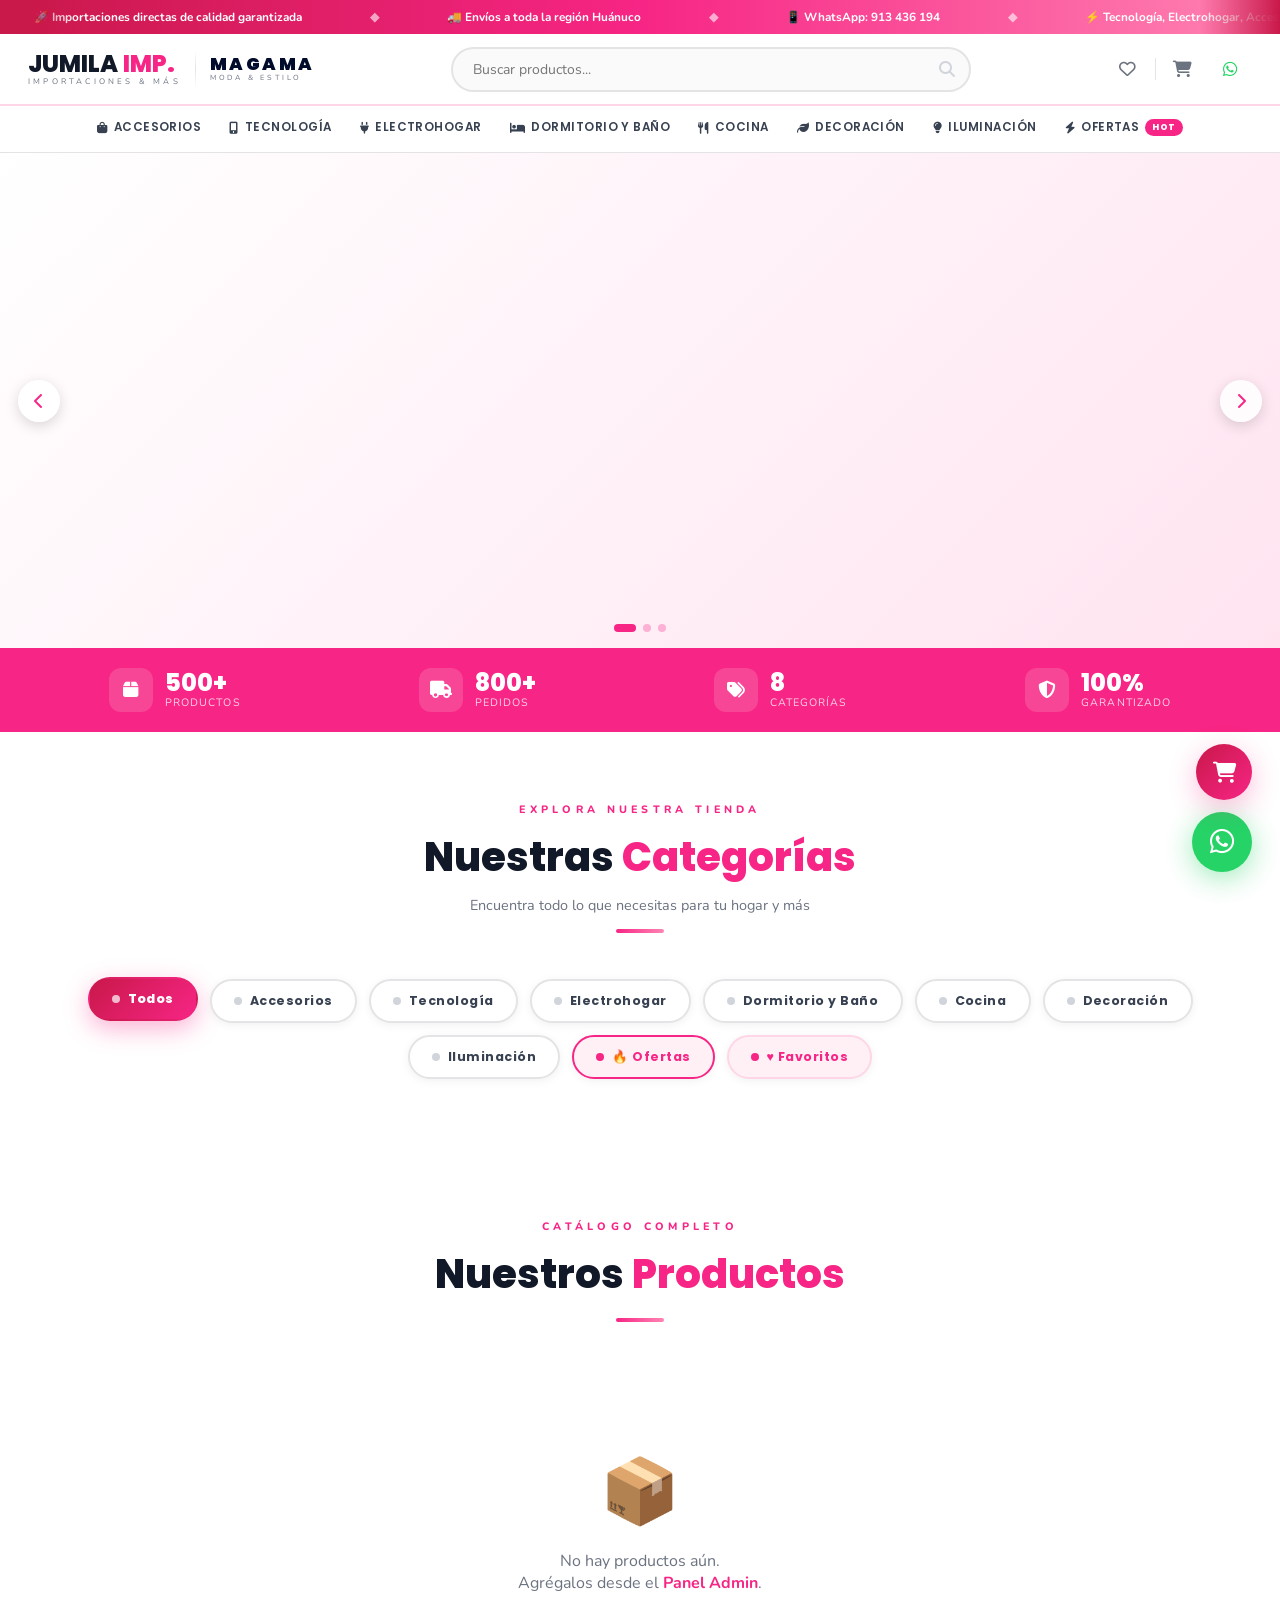
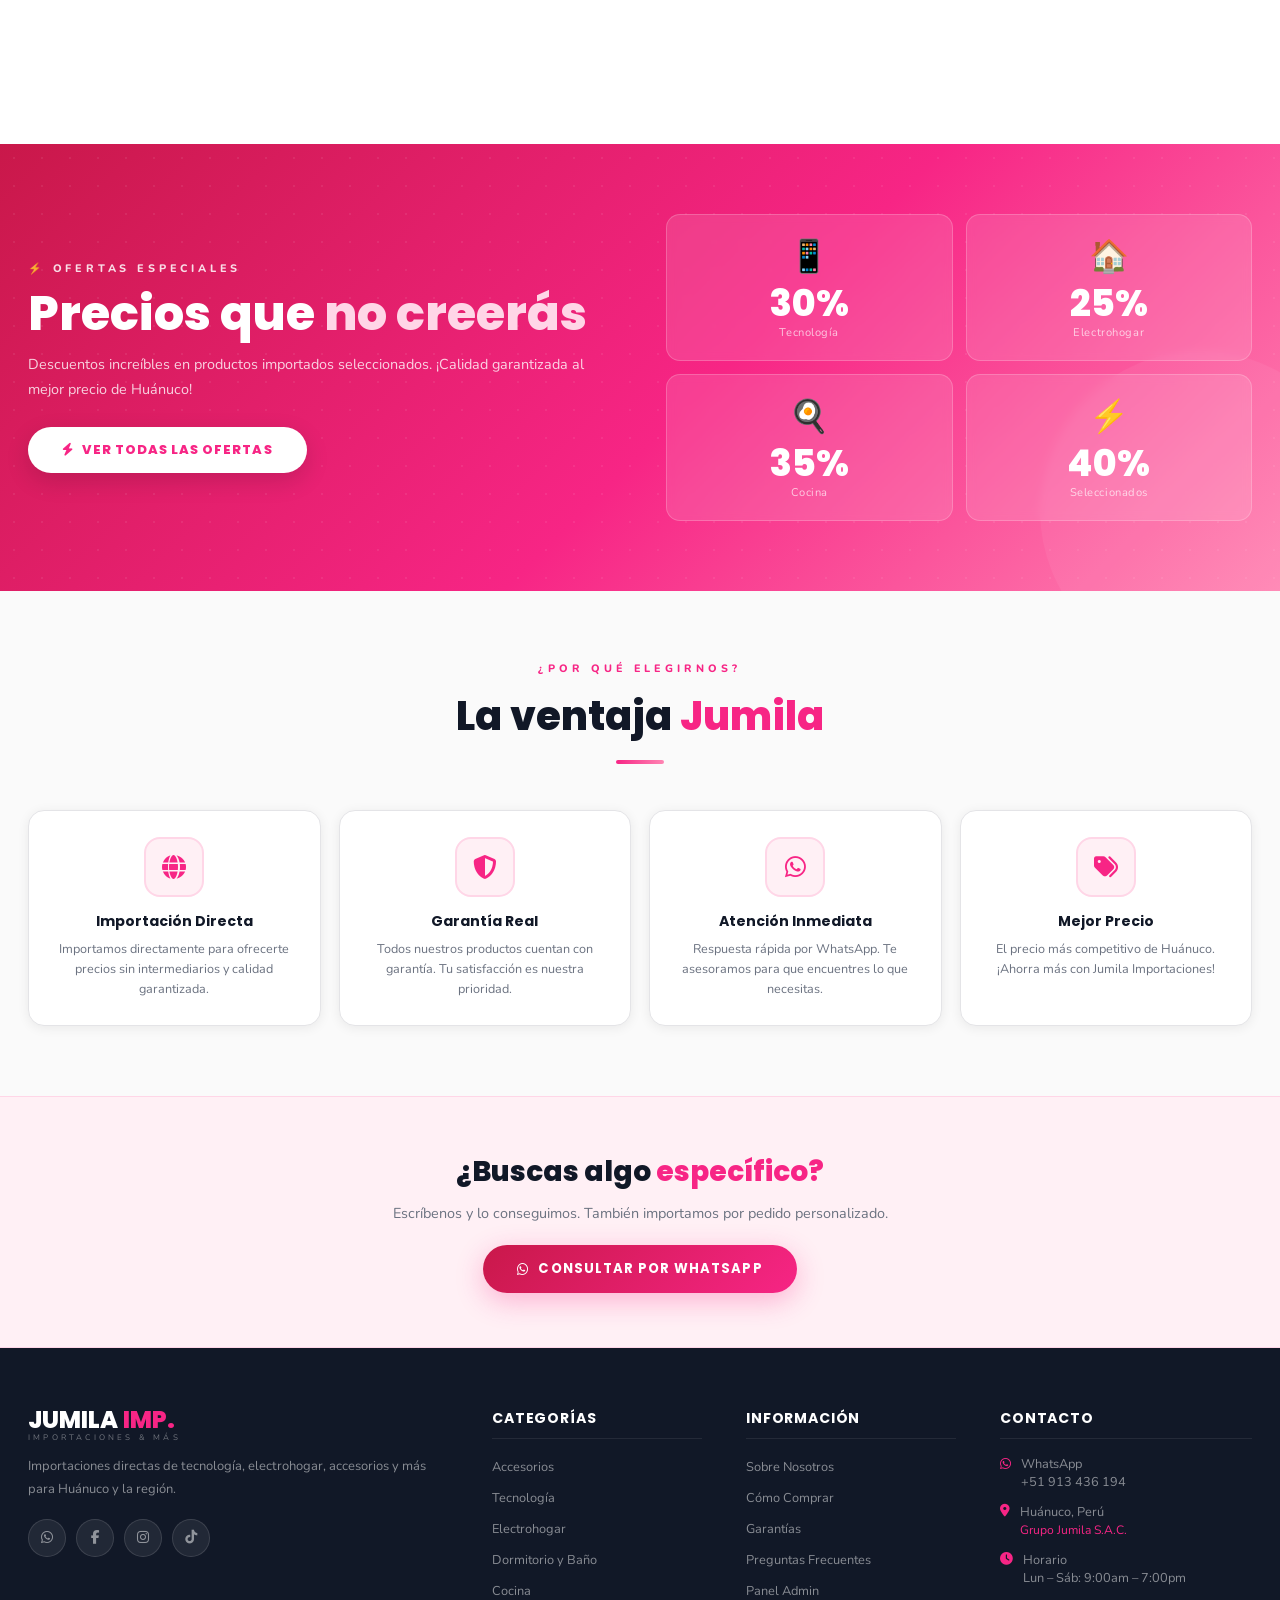
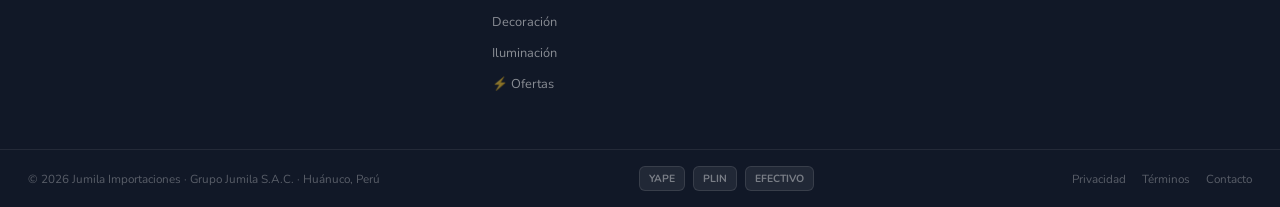
<file: jumila/index.html>
<!DOCTYPE html>
<html lang="es">
<head>
<meta charset="UTF-8"/><meta name="viewport" content="width=device-width,initial-scale=1.0"/>
<title>Jumila Importaciones | Tu tienda de confianza</title>
<link href="https://fonts.googleapis.com/css2?family=Nunito:wght@400;600;700;800;900&family=Poppins:wght@400;500;600;700;800&display=swap" rel="stylesheet"/>
<link rel="stylesheet" href="https://cdnjs.cloudflare.com/ajax/libs/font-awesome/6.5.0/css/all.min.css"/>
<style>
:root{
  --pk:#F72585;--pk-dk:#C9184A;--pk-lt:#FF85B3;
  --pk-bg:#FFF0F5;--pk-soft:#FFD6E7;
  --w:#FFFFFF;--g50:#FAFAFA;--g100:#F4F4F5;
  --g200:#E4E4E7;--g300:#D1D5DB;--g500:#6B7280;
  --g700:#374151;--black:#111827;--green:#10B981;--wa:#25D366;
  --fh:'Poppins',sans-serif;--fb:'Nunito',sans-serif;
  --ssh:0 2px 12px rgba(0,0,0,.07);--smd:0 8px 32px rgba(0,0,0,.1);
  --spk:0 8px 28px rgba(247,37,133,.3);--slg:0 20px 60px rgba(0,0,0,.12);
  --r:14px;--tr:.26s cubic-bezier(.4,0,.2,1);
}
*,*::before,*::after{box-sizing:border-box;margin:0;padding:0}
html{scroll-behavior:smooth}
body{font-family:var(--fb);background:var(--w);color:var(--black);overflow-x:hidden;padding-left:0}
a{text-decoration:none;color:inherit}img{max-width:100%;display:block}ul{list-style:none}

/* ── SIDEBAR ── */
.eco-sb{position:fixed;left:0;top:0;bottom:0;width:72px;background:#1a0a14;z-index:10000;display:flex;flex-direction:column;align-items:center;padding:18px 0 24px;box-shadow:2px 0 20px rgba(0,0,0,.4)}
.eco-sb::after{content:'';position:absolute;top:0;right:0;width:1px;height:100%;background:linear-gradient(180deg,transparent,rgba(0,180,216,.3) 40%,rgba(247,37,133,.5) 70%,transparent)}
.eco-lbl{font-size:6px;letter-spacing:2px;color:rgba(255,255,255,.25);text-transform:uppercase;font-weight:700;margin-bottom:18px}
.eco-btn{position:relative;width:48px;height:48px;border-radius:14px;display:flex;align-items:center;justify-content:center;cursor:pointer;transition:transform .25s cubic-bezier(.34,1.56,.64,1);text-decoration:none;margin-bottom:10px;border:2px solid transparent}
.eco-btn:hover{transform:scale(1.1) translateX(3px)}
.eco-btn.active{border-color:rgba(255,255,255,.2);box-shadow:0 0 20px rgba(247,37,133,.3)}
.eco-logo{width:40px;height:40px;border-radius:11px;display:flex;flex-direction:column;align-items:center;justify-content:center;font-weight:900;line-height:1;overflow:hidden}
.eco-mag .eco-logo{background:linear-gradient(145deg,#03045E,#0077B6);color:#90E0EF;font-family:'Poppins',serif;font-size:15px;box-shadow:0 4px 14px rgba(0,119,182,.4)}
.eco-jum .eco-logo{background:linear-gradient(145deg,#C9184A,#F72585);color:#fff;font-family:sans-serif;font-size:11px;font-weight:800;letter-spacing:.5px;box-shadow:0 4px 14px rgba(247,37,133,.5)}
.eco-jum .eco-logo span{font-size:7px;opacity:.8;letter-spacing:1px;display:block}
.eco-tip{position:absolute;left:calc(100% + 12px);top:50%;transform:translateY(-50%) translateX(-6px);background:#1a0a14;color:#f9fafb;font-size:11px;font-weight:700;white-space:nowrap;padding:7px 13px;border-radius:9px;pointer-events:none;opacity:0;transition:opacity .2s,transform .2s;box-shadow:0 4px 14px rgba(0,0,0,.35)}
.eco-btn:hover .eco-tip{opacity:1;transform:translateY(-50%) translateX(0)}
.eco-tip::before{content:'';position:absolute;right:100%;top:50%;transform:translateY(-50%);border:6px solid transparent;border-right-color:#1a0a14}
.eco-sep{width:32px;height:1px;background:rgba(255,255,255,.1);margin:4px 0 14px}
.eco-ico{margin-top:auto;width:32px;height:32px;border-radius:50%;background:rgba(255,255,255,.05);display:flex;align-items:center;justify-content:center;color:rgba(255,255,255,.2);font-size:.7rem}

/* ── ANN BAR ── */
.ann{background:linear-gradient(90deg,#C9184A,#F72585,#FF85B3,#F72585,#C9184A);background-size:200% 100%;animation:annG 4s linear infinite;color:#fff;padding:9px 0;font-size:.74rem;overflow:hidden;position:relative}
@keyframes annG{0%{background-position:0%}100%{background-position:200%}}
.ann::before,.ann::after{content:'';position:absolute;top:0;bottom:0;width:80px;z-index:2}
.ann::before{left:0;background:linear-gradient(90deg,#C9184A,transparent)}
.ann::after{right:0;background:linear-gradient(-90deg,#C9184A,transparent)}
.ann-track{display:inline-flex;white-space:nowrap;animation:annS 30s linear infinite}
.ann-track span{margin:0 34px;font-weight:700}
.ann-track .dot{color:rgba(255,255,255,.6)}
@keyframes annS{from{transform:translateX(0)}to{transform:translateX(-50%)}}

/* ── HEADER ── */
header{position:sticky;top:0;z-index:900;background:rgba(255,255,255,.97);backdrop-filter:blur(20px);border-bottom:2px solid var(--pk-soft);transition:box-shadow var(--tr)}
header.scrolled{box-shadow:0 4px 24px rgba(247,37,133,.12)}
.hdr{max-width:1440px;margin:0 auto;padding:0 28px;display:flex;align-items:center;gap:18px;height:70px}
.logo{display:flex;flex-direction:column;flex-shrink:0;line-height:1;gap:2px}
.logo-m{font-family:var(--fh);font-size:1.5rem;font-weight:800;color:var(--black)}
.logo-m span{color:var(--pk)}
.logo-s{font-size:.5rem;letter-spacing:.4em;color:var(--g500);text-transform:uppercase}
.srch{flex:1;max-width:520px;margin:0 auto;position:relative}
.srch input{width:100%;padding:11px 46px 11px 20px;border:2px solid var(--g200);border-radius:50px;font-family:var(--fb);font-size:.875rem;background:var(--g50);outline:none;transition:border-color var(--tr),box-shadow var(--tr)}
.srch input:focus{border-color:var(--pk);background:var(--w);box-shadow:0 0 0 4px rgba(247,37,133,.1)}
.srch .si{position:absolute;right:16px;top:50%;transform:translateY(-50%);color:var(--g300);pointer-events:none}
.sdrop{position:absolute;top:calc(100% + 8px);left:0;right:0;background:var(--w);border:1px solid var(--g200);border-radius:var(--r);box-shadow:var(--slg);display:none;z-index:200;max-height:300px;overflow-y:auto}
.sdrop.open{display:block}
.sri{padding:10px 16px;cursor:pointer;border-bottom:1px solid var(--g100);transition:background var(--tr)}
.sri:last-child{border-bottom:none}
.sri:hover{background:var(--pk-bg)}
.sri-c{font-size:.66rem;color:var(--pk);font-weight:700;letter-spacing:.08em;text-transform:uppercase}
.sri-n{font-size:.84rem;font-weight:600}
.hdi{display:flex;align-items:center;gap:6px;flex-shrink:0}
.ic{width:42px;height:42px;border-radius:50%;display:flex;align-items:center;justify-content:center;border:none;background:transparent;cursor:pointer;color:var(--g500);font-size:1.05rem;position:relative;transition:background var(--tr),color var(--tr)}
.ic:hover{background:var(--pk-bg);color:var(--pk)}
.cbadge{position:absolute;top:4px;right:4px;background:var(--pk);color:#fff;border-radius:50%;width:16px;height:16px;font-size:.6rem;font-weight:700;display:flex;align-items:center;justify-content:center}
.ham{display:none;flex-direction:column;gap:5px;background:none;border:none;cursor:pointer;padding:6px}
.ham span{display:block;width:22px;height:2px;background:var(--black);border-radius:2px}

/* ── NAV ── */
nav{background:var(--w);border-bottom:1px solid var(--g200)}
.nav-in{max-width:1440px;margin:0 auto;padding:0 28px;display:flex;align-items:center;justify-content:center;flex-wrap:wrap}
.ni{position:relative}
.nl{display:flex;align-items:center;gap:6px;padding:13px 14px;color:var(--g700);font-family:var(--fh);font-size:.74rem;letter-spacing:.04em;text-transform:uppercase;font-weight:600;border-bottom:3px solid transparent;transition:color var(--tr),border-color var(--tr);cursor:pointer;white-space:nowrap}
.nl:hover,.nl.on{color:var(--pk);border-bottom-color:var(--pk)}
.hot-pill{background:var(--pk);color:#fff;font-size:.55rem;font-weight:800;padding:2px 7px;border-radius:20px;animation:pp 2s ease-in-out infinite}
@keyframes pp{0%,100%{box-shadow:0 0 0 0 rgba(247,37,133,.4)}50%{box-shadow:0 0 0 5px rgba(247,37,133,0)}}
.mdrop{position:absolute;top:100%;left:50%;transform:translateX(-50%);background:var(--w);border:1px solid var(--g200);border-top:3px solid var(--pk);border-radius:0 0 var(--r) var(--r);box-shadow:var(--slg);padding:20px 24px;min-width:300px;display:none;z-index:300}
.ni:hover .mdrop{display:block}
.mg{display:grid;grid-template-columns:repeat(3,1fr);gap:0 16px}
.mg h4{font-family:var(--fh);font-size:.75rem;font-weight:700;color:var(--pk);margin-bottom:8px;padding-bottom:5px;border-bottom:1px solid var(--g200);letter-spacing:.04em;text-transform:uppercase}
.mg ul li a{font-size:.8rem;color:var(--g500);display:block;padding:3px 0;transition:color var(--tr),padding-left var(--tr);cursor:pointer}
.mg ul li a:hover{color:var(--pk);padding-left:4px}

/* ── HERO ── */
.hero{min-height:88vh;display:flex;align-items:center;background:linear-gradient(135deg,#fff 0%,#FFF0F7 55%,#FFE4F0 100%);position:relative;overflow:hidden}
.hero::before{content:'';position:absolute;inset:0;pointer-events:none;background:radial-gradient(ellipse 55% 65% at 85% 50%,rgba(247,37,133,.09),transparent),radial-gradient(ellipse 35% 45% at 15% 80%,rgba(201,24,74,.06),transparent)}
.hc1,.hc2{position:absolute;border-radius:50%;border:1px solid rgba(247,37,133,.07);pointer-events:none}
.hc1{width:600px;height:600px;top:-200px;right:-200px}
.hc2{width:380px;height:380px;top:-80px;right:-80px}
.hdots{position:absolute;inset:0;background-image:radial-gradient(rgba(247,37,133,.07) 1.5px,transparent 1.5px);background-size:40px 40px;pointer-events:none}
.hero-in{max-width:1440px;margin:0 auto;padding:80px 28px;display:grid;grid-template-columns:1.1fr 1fr;gap:60px;align-items:center;position:relative;z-index:2}
.ht{animation:su .8s ease both}
.heb{display:inline-flex;align-items:center;gap:8px;background:rgba(247,37,133,.1);border:1.5px solid rgba(247,37,133,.22);color:var(--pk);font-size:.7rem;letter-spacing:.26em;text-transform:uppercase;font-weight:800;padding:7px 16px;border-radius:40px;margin-bottom:22px}
.htit{font-family:var(--fh);font-size:clamp(2.8rem,5vw,4.8rem);font-weight:800;line-height:1.05;color:var(--black)}
.htit .hl{color:var(--pk);position:relative}
.htit .hl::after{content:'';position:absolute;bottom:-4px;left:0;right:0;height:4px;background:linear-gradient(90deg,var(--pk),var(--pk-lt));border-radius:2px}
.hdesc{margin-top:20px;font-size:.94rem;line-height:1.75;color:var(--g500);max-width:460px}
.hbtns{margin-top:34px;display:flex;gap:14px;flex-wrap:wrap}
.bmain{background:linear-gradient(135deg,var(--pk-dk),var(--pk));color:#fff;font-family:var(--fh);font-weight:700;font-size:.82rem;letter-spacing:.08em;text-transform:uppercase;padding:14px 34px;border-radius:50px;border:none;cursor:pointer;box-shadow:var(--spk);transition:transform var(--tr),box-shadow var(--tr);display:inline-flex;align-items:center;gap:9px}
.bmain:hover{transform:translateY(-2px);box-shadow:0 12px 36px rgba(247,37,133,.45)}
.bgh{background:transparent;color:var(--pk);font-family:var(--fh);font-weight:700;font-size:.82rem;letter-spacing:.08em;text-transform:uppercase;padding:13px 28px;border-radius:50px;border:2px solid var(--pk);cursor:pointer;transition:background var(--tr),color var(--tr);display:inline-flex;align-items:center;gap:8px}
.bgh:hover{background:var(--pk);color:#fff}
.hv{animation:su .8s .15s ease both;position:relative}
.hmc::before{content:'';position:absolute;top:-40px;right:-40px;width:150px;height:150px;border-radius:50%;background:radial-gradient(circle,rgba(247,37,133,.1),transparent);pointer-events:none}
.hvg{display:grid;grid-template-columns:repeat(3,1fr);gap:10px}
.hvi{background:var(--g50);border-radius:12px;padding:16px 10px;text-align:center;border:2px solid var(--g100);cursor:pointer;transition:all var(--tr)}
.hvi:hover{border-color:var(--pk);background:var(--pk-bg);transform:translateY(-3px);box-shadow:0 6px 20px rgba(247,37,133,.14)}
.hvi .ii{font-size:2.2rem;margin-bottom:7px}
.hvi .in{font-family:var(--fh);font-size:.68rem;font-weight:700;color:var(--g700);letter-spacing:.03em;text-transform:uppercase}
.hbdg{margin-top:12px;background:linear-gradient(135deg,#C9184A,#F72585);border-radius:12px;padding:16px 20px;display:flex;align-items:center;justify-content:space-between;box-shadow:0 8px 24px rgba(247,37,133,.3)}
.hbt{font-family:var(--fh);font-size:.76rem;font-weight:700;color:rgba(255,255,255,.85);letter-spacing:.06em;text-transform:uppercase}
.hbs{font-family:var(--fh);font-size:1.1rem;font-weight:800;color:#fff;margin-top:2px}
.fb{position:absolute;background:var(--w);border-radius:12px;padding:10px 13px;box-shadow:var(--smd);display:flex;align-items:center;gap:8px;border:1px solid var(--g200);animation:bf 3s ease-in-out infinite}
.fb1{top:-16px;right:-10px;animation-delay:0s}
.fb2{bottom:60px;left:-20px;animation-delay:1.5s}
.fbi{font-size:1.3rem}
.fbt strong{display:block;font-size:.76rem;font-weight:800;color:var(--black)}
.fbt span{font-size:.67rem;color:var(--g500)}
@keyframes bf{0%,100%{transform:translateY(0)}50%{transform:translateY(-8px)}}
@keyframes su{from{opacity:0;transform:translateY(32px)}to{opacity:1;transform:translateY(0)}}

/* ── STATS STRIP ── */
.ss{background:var(--pk);padding:20px 28px}
.ss-in{max-width:1440px;margin:0 auto;display:flex;justify-content:space-around;align-items:center;flex-wrap:wrap;gap:16px}
.st{display:flex;align-items:center;gap:12px}
.sti{width:44px;height:44px;border-radius:12px;background:rgba(255,255,255,.15);display:flex;align-items:center;justify-content:center;color:#fff;font-size:1.1rem;flex-shrink:0}
.stn{font-family:var(--fh);font-size:1.5rem;font-weight:800;color:#fff;line-height:1}
.stl{font-size:.67rem;color:rgba(255,255,255,.8);text-transform:uppercase;letter-spacing:.1em}

/* ── SECTIONS ── */
.sec{padding:70px 28px}
.si2{max-width:1440px;margin:0 auto}
.sh{text-align:center;margin-bottom:46px}
.se{font-size:.67rem;letter-spacing:.4em;color:var(--pk);text-transform:uppercase;font-weight:800;margin-bottom:10px}
.stit{font-family:var(--fh);font-size:clamp(1.8rem,3.5vw,2.5rem);font-weight:800;color:var(--black)}
.stit em{font-style:normal;color:var(--pk)}
.ssub{font-size:.9rem;color:var(--g500);margin-top:8px}
.sbar{width:48px;height:4px;background:linear-gradient(90deg,var(--pk),var(--pk-lt));margin:14px auto 0;border-radius:2px}

/* ── CATEGORÍAS PREMIUM BOTONES ── */
.cats { background: #fff; }
.cpills {
  display: flex; flex-wrap: wrap; gap: 12px; justify-content: center;
}
.cp {
  display: inline-flex; align-items: center; gap: 8px;
  padding: 11px 22px; border-radius: 50px; cursor: pointer;
  border: 2px solid var(--g200); background: #fff;
  box-shadow: 0 2px 10px rgba(0,0,0,.06);
  transition: all .25s cubic-bezier(.34,1.56,.64,1);
  position: relative; overflow: hidden; min-width: unset;
}
.cp::before {
  content: ''; position: absolute; inset: 0;
  background: linear-gradient(135deg, var(--pk-dk), var(--pk));
  opacity: 0; transition: opacity .25s;
}
.cp:hover { border-color: var(--pk); transform: translateY(-3px); box-shadow: 0 8px 24px rgba(247,37,133,.2); }
.cp:hover::before { opacity: .07; }
.cp.on { background: linear-gradient(135deg, var(--pk-dk), var(--pk)); border-color: transparent; box-shadow: 0 8px 24px rgba(247,37,133,.35); transform: translateY(-2px); }
.cp.on::before { opacity: 0; }
.cp-dot {
  width: 8px; height: 8px; border-radius: 50%; flex-shrink: 0;
  background: var(--g300); transition: background .25s;
  position: relative; z-index: 1;
}
.cp:hover .cp-dot { background: var(--pk); }
.cp.on .cp-dot { background: rgba(255,255,255,.7); }
.cpl {
  font-family: var(--fh); font-size: .78rem; font-weight: 700;
  color: var(--g700); letter-spacing: .04em; white-space: nowrap;
  position: relative; z-index: 1; transition: color .25s;
}
.cp:hover .cpl { color: var(--pk); }
.cp.on .cpl { color: #fff; font-weight: 800; }

/* Botón Ofertas especial */
.cp-ofertas {
  border-color: var(--pk); background: var(--pk-bg);
}
.cp-ofertas .cpl { color: var(--pk); }
.cp-ofertas .cp-dot { background: var(--pk); }
.cp-ofertas:hover { background: var(--pk); }
.cp-ofertas:hover .cpl { color: #fff; }
.cp-ofertas:hover .cp-dot { background: #fff; }
.cp-ofertas.on { background: linear-gradient(135deg, var(--pk-dk), var(--pk)); }

.cp-fav { border-color: var(--pk-soft); background: var(--pk-bg); }
.cp-fav .cpl { color: var(--pk); }
.cp-fav:hover { background: var(--pk); }
.cp-fav:hover .cpl { color: #fff; }
.cp-fav.on { background: linear-gradient(135deg,var(--pk-dk),var(--pk)); }

/* ── PRODUCTS ── */
.prods{background:var(--w)}
.pgrid{display:grid;grid-template-columns:repeat(auto-fill,minmax(228px,1fr));gap:22px}
.pcard{background:var(--w);border-radius:16px;overflow:hidden;border:1.5px solid var(--g200);box-shadow:var(--ssh);transition:transform var(--tr),box-shadow var(--tr),border-color var(--tr);cursor:pointer;display:flex;flex-direction:column}
.pcard:hover{transform:translateY(-6px);box-shadow:0 16px 40px rgba(247,37,133,.14);border-color:var(--pk-soft)}
.pthumb{height:240px;display:flex;align-items:center;justify-content:center;font-size:5rem;position:relative;overflow:hidden;background:var(--g50)}
.pem{transition:transform var(--tr)}
.pcard:hover .pem{transform:scale(1.08)}
.ptag{position:absolute;top:10px;left:10px;font-size:.61rem;font-weight:800;letter-spacing:.05em;text-transform:uppercase;padding:4px 10px;border-radius:6px}
.ptag-new{background:var(--pk);color:#fff}
.ptag-sale{background:#EF4444;color:#fff}
.ptag-hot{background:#F59E0B;color:#fff}
.pwish{position:absolute;top:10px;right:10px;width:34px;height:34px;border-radius:50%;background:rgba(255,255,255,.9);border:1.5px solid var(--g200);cursor:pointer;display:flex;align-items:center;justify-content:center;color:var(--g300);font-size:.85rem;transition:all var(--tr);backdrop-filter:blur(4px)}
.pwish:hover,.pwish.act{color:var(--pk);border-color:var(--pk)}
.pbody{padding:13px 15px;flex:1}
.pcat{font-size:.64rem;letter-spacing:.1em;color:var(--pk);text-transform:uppercase;font-weight:800;margin-bottom:3px}
.pname{font-weight:700;font-size:.91rem;color:var(--black);margin-bottom:3px;line-height:1.35}
.psub{font-size:.73rem;color:var(--g500)}
.pfoot{padding:11px 15px;border-top:1px solid var(--g100);display:flex;align-items:center;justify-content:space-between}
.pprice{font-family:var(--fh);font-size:1.2rem;font-weight:800;color:var(--pk)}
.pold{font-size:.75rem;color:var(--g300);text-decoration:line-through;margin-left:5px}
.padd{width:38px;height:38px;border-radius:10px;background:var(--pk);color:#fff;border:none;cursor:pointer;font-size:.9rem;display:flex;align-items:center;justify-content:center;transition:all var(--tr)}
.padd:hover{background:var(--pk-dk);transform:scale(1.1);box-shadow:var(--spk)}

/* ── OFFER BANNER ── */
.obanner{background:linear-gradient(135deg,#C9184A 0%,#F72585 55%,#FF85B3 100%);position:relative;overflow:hidden}
.obanner::before{content:'';position:absolute;inset:0;background-image:radial-gradient(rgba(255,255,255,.07) 1.5px,transparent 1.5px);background-size:28px 28px}
.obanner::after{content:'';position:absolute;bottom:-80px;right:-80px;width:320px;height:320px;border-radius:50%;background:rgba(255,255,255,.05);pointer-events:none}
.obin{max-width:1440px;margin:0 auto;padding:72px 28px;display:grid;grid-template-columns:1fr 1fr;gap:52px;align-items:center;position:relative;z-index:1}
.ote{color:rgba(255,255,255,.85);font-size:.68rem;letter-spacing:.35em;text-transform:uppercase;font-weight:800;margin-bottom:12px}
.otit{font-family:var(--fh);font-size:clamp(2rem,4vw,3rem);font-weight:800;color:#fff;line-height:1.08}
.otit span{color:#FFD6E7}
.odesc{color:rgba(255,255,255,.8);margin-top:12px;line-height:1.7;font-size:.9rem}
.ocards{display:grid;grid-template-columns:1fr 1fr;gap:13px}
.ocard{background:rgba(255,255,255,.12);border:1px solid rgba(255,255,255,.2);border-radius:14px;padding:20px 14px;text-align:center;transition:background var(--tr),transform var(--tr);backdrop-filter:blur(4px)}
.ocard:hover{background:rgba(255,255,255,.2);transform:translateY(-3px)}
.ocard .oi{font-size:2rem;margin-bottom:7px}
.ocard .op{font-family:var(--fh);font-size:2.3rem;font-weight:800;color:#fff;line-height:1}
.ocard .ol{font-size:.7rem;color:rgba(255,255,255,.7);margin-top:3px;letter-spacing:.05em}
.bw{background:#fff;color:var(--pk);font-family:var(--fh);font-weight:800;font-size:.8rem;letter-spacing:.08em;text-transform:uppercase;padding:14px 34px;border-radius:50px;border:none;cursor:pointer;box-shadow:0 8px 24px rgba(0,0,0,.14);transition:transform var(--tr),box-shadow var(--tr);display:inline-flex;align-items:center;gap:8px;margin-top:26px}
.bw:hover{transform:translateY(-2px);box-shadow:0 12px 32px rgba(0,0,0,.2)}

/* ── FEATURES ── */
.feat{background:var(--g50)}
.fg{display:grid;grid-template-columns:repeat(4,1fr);gap:18px}
.fc{background:var(--w);border-radius:16px;padding:26px 20px;text-align:center;border:1.5px solid var(--g200);box-shadow:var(--ssh);transition:all var(--tr)}
.fc:hover{transform:translateY(-5px);box-shadow:0 12px 32px rgba(247,37,133,.14);border-color:var(--pk-soft)}
.fci{width:60px;height:60px;border-radius:16px;background:var(--pk-bg);border:2px solid var(--pk-soft);display:flex;align-items:center;justify-content:center;font-size:1.5rem;margin:0 auto 14px;color:var(--pk)}
.fct{font-family:var(--fh);font-weight:700;font-size:.88rem;color:var(--black);margin-bottom:7px}
.fcd{font-size:.79rem;color:var(--g500);line-height:1.6}

/* ── NL ── */
.nl2{background:var(--pk-bg);border-top:1px solid var(--pk-soft);border-bottom:1px solid var(--pk-soft);padding:54px 28px;text-align:center}
.nl2 h3{font-family:var(--fh);font-size:1.75rem;font-weight:800;color:var(--black)}
.nl2 h3 span{color:var(--pk)}
.nl2 p{color:var(--g500);margin:10px 0 22px;font-size:.9rem}

/* ── WA FAB ── */
.waw{position:fixed;bottom:28px;right:28px;z-index:999}
.wafab{width:60px;height:60px;border-radius:50%;background:var(--wa);color:#fff;font-size:1.75rem;display:flex;align-items:center;justify-content:center;border:none;cursor:pointer;box-shadow:0 6px 28px rgba(37,211,102,.45);animation:wap 2.8s infinite;transition:transform var(--tr)}
.wafab:hover{transform:scale(1.1)}
.watip{position:absolute;right:72px;top:50%;transform:translateY(-50%);background:var(--black);color:#fff;font-size:.75rem;padding:6px 13px;border-radius:8px;white-space:nowrap;pointer-events:none;opacity:0;transition:opacity var(--tr)}
.watip::after{content:'';position:absolute;right:-6px;top:50%;transform:translateY(-50%);border:6px solid transparent;border-left-color:var(--black)}
.waw:hover .watip{opacity:1}
@keyframes wap{0%,100%{box-shadow:0 6px 28px rgba(37,211,102,.45)}50%{box-shadow:0 6px 40px rgba(37,211,102,.75)}}

/* ── FOOTER ── */
footer{background:var(--black);color:#fff}
.ftt{max-width:1440px;margin:0 auto;padding:60px 28px 46px;display:grid;grid-template-columns:2fr 1fr 1fr 1.2fr;gap:44px}
.ftbp{margin-top:13px;font-size:.81rem;color:rgba(255,255,255,.5);line-height:1.75}
.fts{display:flex;gap:10px;margin-top:18px}
.sb{width:38px;height:38px;border-radius:50%;background:rgba(255,255,255,.07);border:1px solid rgba(255,255,255,.12);display:flex;align-items:center;justify-content:center;color:rgba(255,255,255,.5);font-size:.86rem;cursor:pointer;transition:all var(--tr)}
.sb:hover{background:var(--pk);color:#fff;border-color:var(--pk)}
.fc2 h4{font-family:var(--fh);font-size:.88rem;font-weight:700;color:#fff;margin-bottom:16px;padding-bottom:9px;border-bottom:1px solid rgba(255,255,255,.08);letter-spacing:.06em;text-transform:uppercase}
.fc2 ul li{margin-bottom:9px}
.fc2 ul li a{font-size:.8rem;color:rgba(255,255,255,.5);cursor:pointer;transition:color var(--tr)}
.fc2 ul li a:hover{color:var(--pk)}
.fci2{display:flex;align-items:flex-start;gap:10px;font-size:.8rem;color:rgba(255,255,255,.5);margin-bottom:12px}
.fci2 i{color:var(--pk);margin-top:2px;flex-shrink:0}
.fci2 a{color:rgba(255,255,255,.5);transition:color var(--tr)}
.fci2 a:hover{color:var(--pk)}
.fdiv{border-top:1px solid rgba(255,255,255,.08)}
.ftb{max-width:1440px;margin:0 auto;padding:16px 28px;display:flex;align-items:center;justify-content:space-between;flex-wrap:wrap;gap:10px}
.ftb p{font-size:.73rem;color:rgba(255,255,255,.3)}
.ftp{display:flex;align-items:center;gap:8px}
.pic{background:rgba(255,255,255,.07);border:1px solid rgba(255,255,255,.1);border-radius:6px;padding:4px 9px;font-size:.65rem;color:rgba(255,255,255,.4);font-weight:700}
.ftl{display:flex;gap:16px}
.ftl a{font-size:.73rem;color:rgba(255,255,255,.3);transition:color var(--tr)}
.ftl a:hover{color:var(--pk)}

/* ── MOBILE ── */
.mobn{display:none;position:fixed;left:72px;top:0;right:0;bottom:0;background:var(--w);z-index:1100;flex-direction:column;padding:78px 26px 26px;overflow-y:auto;border-left:3px solid var(--pk-soft)}
.mobn.open{display:flex}
.mcls{position:absolute;top:20px;right:22px;background:none;border:none;color:var(--black);font-size:1.55rem;cursor:pointer}
.mln{font-family:var(--fh);font-size:1.3rem;color:var(--black);padding:12px 0;border-bottom:1px solid var(--g100);cursor:pointer;font-weight:700}
.mln:hover{color:var(--pk)}

/* ── RESPONSIVE ── */
@media(max-width:1100px){.fg{grid-template-columns:repeat(2,1fr)}.ftt{grid-template-columns:1fr 1fr;gap:30px}.obin{grid-template-columns:1fr}}
@media(max-width:800px){.hero-in{grid-template-columns:1fr}.hv{display:none}nav{display:none}.ham{display:flex}}
@media(max-width:600px){body{padding-left:0}.eco-sb{display:none}.mobn{left:0}}
@media(max-width:520px){.fg{grid-template-columns:1fr}.ftt{grid-template-columns:1fr}.ftb{flex-direction:column;text-align:center}.cp{min-width:88px;padding:16px 11px}}

/* ── CARRITO ── */
#cov{position:fixed;inset:0;background:rgba(0,0,0,.4);backdrop-filter:blur(4px);z-index:1100;opacity:0;pointer-events:none;transition:opacity .3s}
#cov.open{opacity:1;pointer-events:all}
#cs{position:fixed;top:0;right:-480px;width:420px;height:100vh;background:var(--w);z-index:1200;display:flex;flex-direction:column;box-shadow:-8px 0 48px rgba(247,37,133,.1);transition:right .3s cubic-bezier(.4,0,.2,1);border-left:3px solid var(--pk-soft)}
#cs.open{right:0}
.chdr{background:linear-gradient(135deg,#C9184A,#F72585);padding:20px 22px 16px;flex-shrink:0;position:relative;overflow:hidden}
.chdr::before{content:'';position:absolute;inset:0;background:radial-gradient(ellipse 80% 80% at 100% 0%,rgba(255,214,231,.18),transparent)}
.cht{display:flex;align-items:center;justify-content:space-between;position:relative;z-index:1;margin-bottom:13px}
.chtl{display:flex;align-items:center;gap:10px}
.chtl h3{font-family:var(--fh);font-size:1.2rem;font-weight:800;color:#fff}
.chi{width:34px;height:34px;border-radius:9px;background:rgba(255,255,255,.2);display:flex;align-items:center;justify-content:center;color:#fff;font-size:.95rem}
.ccls{width:32px;height:32px;border-radius:50%;background:rgba(255,255,255,.2);border:none;cursor:pointer;display:flex;align-items:center;justify-content:center;color:#fff;font-size:.88rem;transition:background .25s;position:relative;z-index:1}
.ccls:hover{background:rgba(0,0,0,.15)}
.cpb{position:relative;z-index:1}
.cpl2{font-size:.7rem;color:rgba(255,255,255,.72);margin-bottom:5px;display:flex;justify-content:space-between}
.cpl2 strong{color:#FFD6E7}
.cpt{background:rgba(255,255,255,.2);border-radius:4px;height:5px;overflow:hidden}
.cpf{height:100%;border-radius:4px;background:linear-gradient(90deg,#fff,#FFD6E7);transition:width .5s ease}
.cscroll{flex:1;overflow-y:auto;padding:15px 17px;scrollbar-width:thin;scrollbar-color:var(--pk-soft) transparent}
.cscroll::-webkit-scrollbar{width:4px}
.cscroll::-webkit-scrollbar-thumb{background:var(--pk-soft);border-radius:2px}
#cem{display:flex;flex-direction:column;align-items:center;justify-content:center;padding:56px 20px;gap:13px;text-align:center}
.cee{width:78px;height:78px;border-radius:50%;background:var(--pk-bg);display:flex;align-items:center;justify-content:center;font-size:2.1rem;color:var(--pk);animation:fi 3s ease-in-out infinite}
@keyframes fi{0%,100%{transform:translateY(0)}50%{transform:translateY(-8px)}}
.cet{font-weight:800;font-size:1rem;color:var(--black);font-family:var(--fh)}
.ces{font-size:.81rem;color:var(--g500);line-height:1.6}
.ceb{padding:9px 22px;border-radius:40px;background:var(--pk);color:#fff;font-weight:700;font-size:.8rem;border:none;cursor:pointer;box-shadow:var(--spk);transition:all .3s}
.ceb:hover{transform:translateY(-2px)}
.citem{display:flex;gap:11px;padding:13px;background:var(--g50);border-radius:12px;border:1.5px solid var(--g200);margin-bottom:9px;box-shadow:var(--ssh);animation:ci .25s ease}
@keyframes ci{from{opacity:0;transform:translateX(18px)}to{opacity:1;transform:translateX(0)}}
.cith{width:62px;height:70px;border-radius:10px;display:flex;align-items:center;justify-content:center;font-size:1.9rem;flex-shrink:0;overflow:hidden;background:var(--w);border:1px solid var(--g200)}
.cii{flex:1;display:flex;flex-direction:column;gap:5px;min-width:0}
.cin{font-weight:700;font-size:.87rem;color:var(--black);white-space:nowrap;overflow:hidden;text-overflow:ellipsis}
.citg{font-size:.65rem;font-weight:700;padding:2px 7px;border-radius:20px;background:var(--pk-bg);color:var(--pk);display:inline-block}
.cipr{display:flex;align-items:center;justify-content:space-between;margin-top:4px}
.ciqw{display:flex;align-items:center;gap:7px;background:var(--w);border-radius:20px;padding:4px 7px;border:1px solid var(--g200)}
.ciqw button{width:22px;height:22px;border-radius:50%;border:none;background:var(--g100);cursor:pointer;display:flex;align-items:center;justify-content:center;font-size:.7rem;transition:all .25s}
.ciqw button:hover{background:var(--pk);color:#fff}
.ciqw span{font-weight:700;font-size:.87rem;min-width:18px;text-align:center}
.cipc{font-family:var(--fh);font-weight:800;font-size:.98rem;color:var(--pk)}
.cidl{width:27px;height:27px;border-radius:7px;background:none;border:none;cursor:pointer;color:var(--g300);font-size:.76rem;align-self:flex-start;display:flex;align-items:center;justify-content:center;transition:all .25s;flex-shrink:0}
.cidl:hover{background:rgba(239,68,68,.1);color:#EF4444}
.ccup{padding:12px 17px;border-top:1px solid var(--g200);flex-shrink:0;background:var(--g50)}
.cur{display:flex;gap:7px}
.cui{flex:1;padding:9px 13px;border-radius:40px;border:2px solid var(--g200);font-size:.8rem;outline:none;background:var(--w);text-transform:uppercase;letter-spacing:.08em;transition:all .25s;font-family:var(--fb)}
.cui:focus{border-color:var(--pk)}
.cub{padding:9px 14px;border-radius:40px;border:none;background:var(--pk);color:#fff;font-size:.76rem;font-weight:700;cursor:pointer;transition:all .25s}
.cub:hover{background:var(--pk-dk)}
.cum{font-size:.73rem;margin-top:5px;font-weight:600;min-height:17px}
.cum.ok{color:var(--green)}.cum.err{color:#EF4444}
#cres{padding:11px 17px;background:var(--pk-bg);border-top:1px solid var(--pk-soft);flex-shrink:0}
.crr{display:flex;justify-content:space-between;font-size:.81rem;color:var(--g500);padding:4px 0}
.crr span:last-child{font-weight:700;color:var(--black)}
.crdc{color:var(--green)}.crdc span:last-child{color:var(--green)}
.crq{background:none;border:none;cursor:pointer;color:#EF4444;font-size:.7rem;margin-left:4px}
.crd{border-top:1px dashed var(--pk-soft);margin:5px 0}
.crt{font-size:1rem;font-weight:700;padding:5px 0}
.crt span:first-child{color:var(--black)}.crt span:last-child{font-family:var(--fh);font-size:1.3rem;color:var(--pk)}
.cvac{width:100%;padding:9px;border-radius:40px;border:2px solid var(--g200);background:transparent;font-size:.77rem;font-weight:700;color:var(--g500);cursor:pointer;margin-bottom:9px;display:flex;align-items:center;justify-content:center;gap:6px;transition:all .25s}
.cvac:hover{border-color:#EF4444;color:#EF4444}
.cchk{width:100%;padding:14px;background:linear-gradient(135deg,#128C7E,#25D366);color:#fff;border:none;border-radius:13px;font-size:.9rem;font-weight:800;cursor:pointer;display:flex;align-items:center;justify-content:center;gap:9px;box-shadow:0 6px 20px rgba(37,211,102,.32);transition:all .25s}
.cchk:hover{transform:translateY(-2px);box-shadow:0 10px 28px rgba(37,211,102,.5)}
.csec{text-align:center;margin-top:9px;font-size:.69rem;color:var(--g300);display:flex;align-items:center;justify-content:center;gap:5px}
#cfb{position:fixed;bottom:100px;right:28px;z-index:1000;width:56px;height:56px;border-radius:50%;background:linear-gradient(135deg,var(--pk-dk),var(--pk));border:none;cursor:pointer;display:flex;align-items:center;justify-content:center;color:#fff;font-size:1.3rem;box-shadow:var(--spk);transition:all .25s}
#cfb:hover{transform:scale(1.1)}
#cfb.on{animation:cp 2s ease-in-out infinite}
@keyframes cp{0%,100%{box-shadow:var(--spk)}50%{box-shadow:0 6px 36px rgba(247,37,133,.65)}}
#fbd{position:absolute;top:-2px;right:-2px;background:#EF4444;color:#fff;border-radius:50%;width:20px;height:20px;font-size:.64rem;font-weight:700;display:none;align-items:center;justify-content:center;border:2px solid var(--w)}
#selmod{position:fixed;inset:0;z-index:1300;display:none;align-items:flex-end;justify-content:center}
#selmod.open{display:flex}
.slov{position:absolute;inset:0;background:rgba(0,0,0,.4);backdrop-filter:blur(5px)}
.slcd{position:relative;z-index:1;background:var(--w);border-radius:24px 24px 0 0;width:100%;max-width:480px;box-shadow:0 -20px 60px rgba(247,37,133,.13);animation:su2 .3s cubic-bezier(.34,1.56,.64,1);max-height:90vh;overflow-y:auto;border-top:4px solid var(--pk)}
@keyframes su2{from{transform:translateY(100%)}to{transform:translateY(0)}}
.slhdr{padding:19px 21px 15px;border-bottom:1px solid var(--g200);display:flex;align-items:flex-start;justify-content:space-between;gap:11px}
.slpi{display:flex;align-items:center;gap:11px}
.slth{width:54px;height:62px;border-radius:9px;display:flex;align-items:center;justify-content:center;font-size:1.75rem;flex-shrink:0;background:var(--g50);border:1px solid var(--g200)}
.slnm{font-weight:800;font-size:.9rem;color:var(--black);font-family:var(--fh)}
.slpr{font-family:var(--fh);font-size:1.05rem;font-weight:800;color:var(--pk);margin-top:2px}
.slcl{width:30px;height:30px;border-radius:50%;background:var(--g100);border:none;cursor:pointer;display:flex;align-items:center;justify-content:center;color:var(--g500);font-size:.83rem;flex-shrink:0;transition:all .25s}
.slcl:hover{background:rgba(239,68,68,.1);color:#EF4444}
.slbody{padding:17px 21px}
.slsec{margin-bottom:18px}
.slst{font-size:.72rem;letter-spacing:.1em;text-transform:uppercase;font-weight:800;color:var(--g500);margin-bottom:9px}
.slreq{color:var(--pk)}
.slch{display:flex;gap:7px;flex-wrap:wrap}
.slc{padding:7px 14px;border-radius:40px;border:2px solid var(--g200);background:var(--w);font-size:.81rem;font-weight:700;cursor:pointer;color:var(--g500);transition:all .25s;user-select:none}
.slc:hover{border-color:var(--pk);color:var(--pk)}
.slc.on{background:var(--pk);color:#fff;border-color:var(--pk)}
.slqr{display:flex;align-items:center;justify-content:space-between}
.slq{display:flex;align-items:center;gap:11px;background:var(--g100);border-radius:40px;padding:6px 11px}
.slqb{width:27px;height:27px;border-radius:50%;background:var(--w);border:none;cursor:pointer;display:flex;align-items:center;justify-content:center;font-size:.78rem;box-shadow:var(--ssh);transition:all .25s}
.slqb:hover{background:var(--pk);color:#fff}
.slqv{font-weight:800;font-size:.98rem;min-width:23px;text-align:center}
.slft{padding:13px 21px 21px;border-top:1px solid var(--g200);display:flex;align-items:center;justify-content:space-between;gap:11px}
.sltot{font-family:var(--fh);font-size:1.05rem;font-weight:800;color:var(--pk)}
.slab{flex:1;padding:12px;background:linear-gradient(135deg,var(--pk-dk),var(--pk));color:#fff;border:none;border-radius:11px;font-size:.86rem;font-weight:700;cursor:pointer;display:flex;align-items:center;justify-content:center;gap:7px;box-shadow:var(--spk);transition:all .25s}
.slab:hover{transform:translateY(-1px);box-shadow:0 8px 24px rgba(247,37,133,.48)}
#toast{position:fixed;bottom:178px;right:28px;z-index:2000;background:var(--black);color:#fff;padding:12px 17px;border-radius:12px;font-size:.82rem;font-weight:600;display:flex;align-items:center;gap:8px;box-shadow:var(--slg);transform:translateX(120px);opacity:0;transition:transform .3s cubic-bezier(.34,1.56,.64,1),opacity .3s ease;pointer-events:none;max-width:235px}
#toast.show{transform:translateX(0);opacity:1}
#toast i{color:var(--green)}
@media(max-width:480px){#cs{width:100%;right:-100%}#cfb{bottom:86px;right:15px;width:52px;height:52px}#toast{right:15px;bottom:158px}}

/* SKELETON */
.sg{display:grid;grid-template-columns:repeat(auto-fill,minmax(228px,1fr));gap:22px}
.sk{background:var(--w);border-radius:16px;overflow:hidden;border:1.5px solid var(--g200);display:flex;flex-direction:column;animation:skf .4s ease both}
@keyframes skf{from{opacity:0;transform:translateY(12px)}to{opacity:1;transform:translateY(0)}}
.skt{height:240px;background:linear-gradient(90deg,var(--g100) 25%,var(--g200) 50%,var(--g100) 75%);background-size:200% 100%;animation:sksh 1.4s infinite}
.skb{padding:14px;display:flex;flex-direction:column;gap:10px}
.skl{border-radius:5px;background:linear-gradient(90deg,var(--g100) 25%,var(--g200) 50%,var(--g100) 75%);background-size:200% 100%;animation:sksh 1.4s infinite}
.skl.s{height:10px;width:45%;animation-delay:.1s}.skl.m{height:13px;width:75%;animation-delay:.15s}.skl.l{height:11px;width:55%;animation-delay:.2s}
.skf2{padding:12px 15px;border-top:1px solid var(--g100);display:flex;align-items:center;justify-content:space-between}
.skp{height:22px;width:68px;border-radius:6px;background:linear-gradient(90deg,var(--g100) 25%,var(--g200) 50%,var(--g100) 75%);background-size:200% 100%;animation:sksh 1.4s infinite;animation-delay:.25s}
.skbtn{width:38px;height:38px;border-radius:10px;background:linear-gradient(90deg,var(--g100) 25%,var(--g200) 50%,var(--g100) 75%);background-size:200% 100%;animation:sksh 1.4s infinite;animation-delay:.3s}
@keyframes sksh{0%{background-position:200% 0}100%{background-position:-200% 0}}
#pg.ld .pcard{animation:pa .35s ease both}
@keyframes pa{from{opacity:0;transform:translateY(10px)}to{opacity:1;transform:translateY(0)}}
#pg.ld .pcard:nth-child(1){animation-delay:0s}#pg.ld .pcard:nth-child(2){animation-delay:.04s}#pg.ld .pcard:nth-child(3){animation-delay:.08s}#pg.ld .pcard:nth-child(4){animation-delay:.12s}#pg.ld .pcard:nth-child(5){animation-delay:.16s}#pg.ld .pcard:nth-child(6){animation-delay:.20s}#pg.ld .pcard:nth-child(n+7){animation-delay:.24s}

/* URGENCIA */
.pst{display:flex;flex-direction:column;gap:4px;padding:0 15px 9px}
.pss{display:flex;align-items:center;gap:5px;font-size:.7rem;font-weight:600;line-height:1.3}
.pss i{font-size:.63rem;flex-shrink:0}
.pss.vi{color:var(--g500)}.pss.ve{color:var(--pk)}.pss.vnd{color:var(--green)}
.pss.ve i{animation:up 1.2s ease-in-out infinite}
@keyframes up{0%,100%{opacity:1}50%{opacity:.4}}

/* STOCK */
.slb{position:absolute;bottom:10px;left:10px;background:linear-gradient(135deg,var(--pk-dk),var(--pk));color:#fff;font-size:.59rem;font-weight:800;padding:4px 9px;border-radius:20px;letter-spacing:.06em;text-transform:uppercase;display:flex;align-items:center;gap:4px;z-index:2;box-shadow:var(--spk)}
.pcard.sl{border-color:var(--pk-soft)}

/* COUNTDOWN */
.pcd{display:flex;align-items:center;gap:6px;padding:6px 15px 7px;font-size:.67rem}
.pcdl{color:var(--pk);font-weight:800;font-size:.64rem;letter-spacing:.06em;text-transform:uppercase;display:flex;align-items:center;gap:4px}
.cdb{display:flex;align-items:center;gap:3px}
.cdb .b{background:var(--pk);color:#fff;border-radius:6px;padding:3px 7px;text-align:center;min-width:31px;font-family:var(--fh);font-weight:800;font-size:.8rem;line-height:1.2}
.cdb .b span{display:block;font-size:.47rem;font-family:var(--fb);color:rgba(255,255,255,.8);letter-spacing:.06em;text-transform:uppercase;font-weight:600}
.cdb .sp{color:var(--pk);font-weight:700;font-size:.83rem;margin-bottom:6px}

::-webkit-scrollbar{width:6px}::-webkit-scrollbar-track{background:var(--g50)}
::-webkit-scrollbar-thumb{background:var(--pk-soft);border-radius:3px}
::-webkit-scrollbar-thumb:hover{background:var(--pk)}

/* Logo MAGAMA en header Jumila */
.logo-group { display: flex; align-items: center; gap: 14px; flex-shrink: 0; }
.logo-div   { width: 1px; height: 38px; background: linear-gradient(180deg, transparent, #E4E4E7, transparent); }
.magama-logo { display: flex; flex-direction: column; align-items: flex-start; text-decoration: none; line-height: 1; gap: 2px; transition: opacity .2s; }
.magama-logo:hover { opacity: .75; }
.ml-main { font-family: 'Poppins', sans-serif; font-size: 1.1rem; font-weight: 900; letter-spacing: .14em; color: #010B2B; white-space: nowrap; }
.ml-sub  { font-size: .46rem; letter-spacing: .38em; color: #6B7280; text-transform: uppercase; white-space: nowrap; }

/* ── Carrusel hero ── */
.hero { min-height: 55vh; position: relative; overflow: hidden; }
.slide { position: absolute; inset: 0; opacity: 0; transition: opacity .7s ease; pointer-events: none; display: flex; align-items: center; }
.slide.active { opacity: 1; pointer-events: all; }
.slide-1 { background: linear-gradient(135deg,#fff 0%,#FFF0F7 55%,#FFE4F0 100%); }
.slide-2 { background: linear-gradient(135deg,#FFF0F5 0%,#FFD6E7 55%,#F72585 100%); }
.slide-3 { background: linear-gradient(135deg,#C9184A 0%,#F72585 60%,#FF85B3 100%); }
.hero-arrow { position: absolute; top: 50%; transform: translateY(-50%); z-index: 10; width: 42px; height: 42px; border-radius: 50%; background: rgba(255,255,255,.85); border: none; cursor: pointer; display: flex; align-items: center; justify-content: center; font-size: 1rem; color: var(--pk); box-shadow: 0 4px 14px rgba(0,0,0,.15); transition: all .25s; backdrop-filter: blur(4px); }
.hero-arrow:hover { background: var(--pk); color: #fff; transform: translateY(-50%) scale(1.08); }
.arrow-prev { left: 18px; }
.arrow-next { right: 18px; }
.hero-dots { position: absolute; bottom: 16px; left: 50%; transform: translateX(-50%); display: flex; gap: 7px; z-index: 10; }
.hero-dot { width: 8px; height: 8px; border-radius: 50%; background: rgba(247,37,133,.3); border: none; cursor: pointer; transition: all .3s; padding: 0; }
.hero-dot.active { background: var(--pk); width: 22px; border-radius: 4px; }

/* ── FAVORITOS ── */
.pwish.act { color: var(--pk) !important; border-color: var(--pk) !important; background: var(--pk-bg) !important; }
.pwish.act i { font-weight: 900; }
.fav-count {
  display: inline-flex; align-items: center; justify-content: center;
  background: var(--pk); color: #fff; border-radius: 50%;
  width: 18px; height: 18px; font-size: .58rem; font-weight: 800;
  position: absolute; top: -4px; right: -4px;
  border: 2px solid #fff; display: none;
}

</style>
</head>
<body>

<!-- ANN BAR -->
<div class="ann">
  <div class="ann-track">
    <span>🚀 Importaciones directas de calidad garantizada</span><span class="dot">◆</span>
    <span>🚚 Envíos a toda la región Huánuco</span><span class="dot">◆</span>
    <span>📱 WhatsApp: 913 436 194</span><span class="dot">◆</span>
    <span>⚡ Tecnología, Electrohogar, Accesorios y más</span><span class="dot">◆</span>
    <span>💳 Yape · Plin · Efectivo</span><span class="dot">◆</span>
    <span>🚀 Importaciones directas de calidad garantizada</span><span class="dot">◆</span>
    <span>🚚 Envíos a toda la región Huánuco</span><span class="dot">◆</span>
    <span>📱 WhatsApp: 913 436 194</span><span class="dot">◆</span>
    <span>⚡ Tecnología, Electrohogar, Accesorios y más</span><span class="dot">◆</span>
    <span>💳 Yape · Plin · Efectivo</span><span class="dot">◆</span>
  </div>
</div>

<!-- HEADER -->
<header id="mhdr">
  <div class="hdr">
    <button class="ham" onclick="toggleMob()"><span></span><span></span><span></span></button>
    <div class="logo-group">
  <a href="#" class="logo">
    <span class="logo-m">JUMILA <span>IMP.</span></span>
    <span class="logo-s">Importaciones &amp; Más</span>
  </a>
  <div class="logo-div"></div>
  <a href="../index.html" class="magama-logo" title="Ir a MAGAMA Moda & Estilo">
    <span class="ml-main">MAGAMA</span>
    <span class="ml-sub">Moda &amp; Estilo</span>
  </a>
</div>
    <div class="srch">
      <input type="text" id="srchIn" placeholder="Buscar productos..." autocomplete="off" oninput="doSearch(this.value)" onfocus="doSearch(this.value)"/>
      <i class="fas fa-search si"></i>
      <div class="sdrop" id="sdrop"></div>
    </div>
    <div class="hdi">
  <button class="ic" onclick="irFavoritos()" title="Favoritos" style="position:relative">
    <i class="far fa-heart"></i>
    <span id="fav-badge" style="display:none;position:absolute;top:4px;right:4px;background:#F72585;color:#fff;border-radius:50%;width:16px;height:16px;font-size:.6rem;font-weight:700;align-items:center;justify-content:center">0</span>
  </button>
  <div style="width:1px;height:22px;background:#E4E4E7"></div>
  <button class="ic" onclick="abrirC()" title="Carrito">
    <i class="fas fa-shopping-cart"></i>
    <span class="cbadge" id="cbdg" style="display:none">0</span>
  </button>
  <a class="ic" href="https://wa.me/51913436194" target="_blank"><i class="fab fa-whatsapp" style="color:#25D366"></i></a>
</div>
  </div>
</header>

<!-- NAV -->
<nav>
  <div class="nav-in">
    <div class="ni">
      <a class="nl" onclick="cf('accesorios')"><i class="fas fa-bag-shopping"></i> Accesorios</a>
      <div class="mdrop"><div class="mg">
        <div><h4>👜 Bolsos</h4><ul><li><a onclick="sf('mochila')">Mochilas</a></li><li><a onclick="sf('cartera')">Carteras</a></li><li><a onclick="sf('maletin')">Maletines</a></li></ul></div>
        <div><h4>⌚ Moda</h4><ul><li><a onclick="sf('reloj')">Relojes</a></li><li><a onclick="sf('billetera')">Billeteras</a></li><li><a onclick="sf('gafas')">Gafas</a></li></ul></div>
        <div><h4>✨ Más</h4><ul><li><a onclick="sf('joyeria')">Joyería</a></li><li><a onclick="sf('varios-acc')">Varios</a></li></ul></div>
      </div></div>
    </div>
    <div class="ni">
      <a class="nl" onclick="cf('tecnologia')"><i class="fas fa-mobile-alt"></i> Tecnología</a>
      <div class="mdrop"><div class="mg">
        <div><h4>📱 Celulares</h4><ul><li><a onclick="sf('smartphone')">Smartphones</a></li><li><a onclick="sf('tablet')">Tablets</a></li><li><a onclick="sf('accesorios-cel')">Accesorios</a></li></ul></div>
        <div><h4>💻 PC</h4><ul><li><a onclick="sf('laptop')">Laptops</a></li><li><a onclick="sf('audifono')">Audífonos</a></li></ul></div>
        <div><h4>⌚ Smart</h4><ul><li><a onclick="sf('smartwatch')">Smartwatches</a></li><li><a onclick="sf('camara')">Cámaras</a></li></ul></div>
      </div></div>
    </div>
    <div class="ni"><a class="nl" onclick="cf('electrohogar')"><i class="fas fa-plug"></i> Electrohogar</a></div>
    <div class="ni"><a class="nl" onclick="cf('dormitorio')"><i class="fas fa-bed"></i> Dormitorio y Baño</a></div>
    <div class="ni"><a class="nl" onclick="cf('cocina')"><i class="fas fa-utensils"></i> Cocina</a></div>
    <div class="ni"><a class="nl" onclick="cf('decoracion')"><i class="fas fa-leaf"></i> Decoración</a></div>
    <div class="ni"><a class="nl" onclick="cf('iluminacion')"><i class="fas fa-lightbulb"></i> Iluminación</a></div>
    <div class="ni"><a class="nl" onclick="cf('ofertas')"><i class="fas fa-bolt"></i> Ofertas <span class="hot-pill">Hot</span></a></div>
  </div>
</nav>

<!-- MOBILE NAV -->
<div class="mobn" id="mobn">
  <button class="mcls" onclick="toggleMob()"><i class="fas fa-times"></i></button>
  <a class="mln" onclick="cf('accesorios');toggleMob()">Accesorios</a>
  <a class="mln" onclick="cf('tecnologia');toggleMob()">Tecnología</a>
  <a class="mln" onclick="cf('electrohogar');toggleMob()">Electrohogar</a>
  <a class="mln" onclick="cf('dormitorio');toggleMob()">Dormitorio y Baño</a>
  <a class="mln" onclick="cf('cocina');toggleMob()">Cocina</a>
  <a class="mln" onclick="cf('decoracion');toggleMob()">Decoración</a>
  <a class="mln" onclick="cf('iluminacion');toggleMob()">Iluminación</a>
  <a class="mln" onclick="cf('ofertas');toggleMob()">⚡ Ofertas</a>
</div>

<!-- HERO -->
<section class="hero">

  <!-- Slide 1 — pon tu imagen aquí -->
  <div class="slide slide-1 active">
  </div>

  <!-- Slide 2 — pon tu imagen aquí -->
  <div class="slide slide-2">
  </div>

  <!-- Slide 3 — pon tu imagen aquí -->
  <div class="slide slide-3">
  </div>

  <!-- Controles -->
  <button class="hero-arrow arrow-prev" onclick="changeSlide(-1)"><i class="fas fa-chevron-left"></i></button>
  <button class="hero-arrow arrow-next" onclick="changeSlide(1)"><i class="fas fa-chevron-right"></i></button>
  <div class="hero-dots">
    <button class="hero-dot active" onclick="goSlide(0)"></button>
    <button class="hero-dot" onclick="goSlide(1)"></button>
    <button class="hero-dot" onclick="goSlide(2)"></button>
  </div>

</section>

<!-- STATS -->
<div class="ss">
  <div class="ss-in">
    <div class="st"><div class="sti"><i class="fas fa-box"></i></div><div><div class="stn">500+</div><div class="stl">Productos</div></div></div>
    <div class="st"><div class="sti"><i class="fas fa-truck"></i></div><div><div class="stn">800+</div><div class="stl">Pedidos</div></div></div>
    <div class="st"><div class="sti"><i class="fas fa-tags"></i></div><div><div class="stn">8</div><div class="stl">Categorías</div></div></div>
    <div class="st"><div class="sti"><i class="fas fa-shield-alt"></i></div><div><div class="stn">100%</div><div class="stl">Garantizado</div></div></div>
  </div>
</div>

<!-- CATEGORIES -->
<section class="sec cats">
  <div class="si2">
    <div class="sh">
      <div class="se">Explora nuestra tienda</div>
      <h2 class="stit">Nuestras <em>Categorías</em></h2>
      <p class="ssub">Encuentra todo lo que necesitas para tu hogar y más</p>
      <div class="sbar"></div>
    </div>
    <div class="cpills" id="cpills">
  <div class="cp on"       onclick="cpf(this,'all')">        <span class="cp-dot"></span><span class="cpl">Todos</span></div>
  <div class="cp"          onclick="cpf(this,'accesorios')">  <span class="cp-dot"></span><span class="cpl">Accesorios</span></div>
  <div class="cp"          onclick="cpf(this,'tecnologia')">  <span class="cp-dot"></span><span class="cpl">Tecnología</span></div>
  <div class="cp"          onclick="cpf(this,'electrohogar')"><span class="cp-dot"></span><span class="cpl">Electrohogar</span></div>
  <div class="cp"          onclick="cpf(this,'dormitorio')">  <span class="cp-dot"></span><span class="cpl">Dormitorio y Baño</span></div>
  <div class="cp"          onclick="cpf(this,'cocina')">      <span class="cp-dot"></span><span class="cpl">Cocina</span></div>
  <div class="cp"          onclick="cpf(this,'decoracion')">  <span class="cp-dot"></span><span class="cpl">Decoración</span></div>
  <div class="cp"          onclick="cpf(this,'iluminacion')"> <span class="cp-dot"></span><span class="cpl">Iluminación</span></div>
  <div class="cp cp-ofertas" onclick="cpf(this,'ofertas')">   <span class="cp-dot"></span><span class="cpl">🔥 Ofertas</span></div>

  <div class="cp cp-fav" id="btn-favoritos" onclick="cpf(this,'favoritos')">
    <span class="cp-dot" style="background:#F72585"></span>
    <span class="cpl">♥ Favoritos</span>
    <span id="fav-num" style="background:var(--pk);color:#fff;border-radius:20px;font-size:.6rem;font-weight:800;padding:1px 7px;margin-left:2px;display:none">0</span>
  </div>
</div>
  </div>
</section>

<!-- PRODUCTS -->
<section class="sec prods" id="prods">
  <div class="si2">
    <div class="sh">
      <div class="se">Catálogo completo</div>
      <h2 class="stit">Nuestros <em>Productos</em></h2>
      <div class="sbar"></div>
    </div>
    <div class="pgrid" id="pg"></div>
  </div>
</section>

<!-- OFFER BANNER -->
<section class="sec obanner">
  <div class="obin" style="padding:0">
    <div class="otxt">
      <div class="ote">⚡ Ofertas especiales</div>
      <h2 class="otit">Precios que <span>no creerás</span></h2>
      <p class="odesc">Descuentos increíbles en productos importados seleccionados. ¡Calidad garantizada al mejor precio de Huánuco!</p>
      <button class="bw" onclick="cf('ofertas')"><i class="fas fa-bolt"></i> Ver todas las ofertas</button>
    </div>
    <div class="ocards">
      <div class="ocard"><div class="oi">📱</div><div class="op">30%</div><div class="ol">Tecnología</div></div>
      <div class="ocard"><div class="oi">🏠</div><div class="op">25%</div><div class="ol">Electrohogar</div></div>
      <div class="ocard"><div class="oi">🍳</div><div class="op">35%</div><div class="ol">Cocina</div></div>
      <div class="ocard"><div class="oi">⚡</div><div class="op">40%</div><div class="ol">Seleccionados</div></div>
    </div>
  </div>
</section>

<!-- FEATURES -->
<section class="sec feat">
  <div class="si2">
    <div class="sh">
      <div class="se">¿Por qué elegirnos?</div>
      <h2 class="stit">La ventaja <em>Jumila</em></h2>
      <div class="sbar"></div>
    </div>
    <div class="fg">
      <div class="fc"><div class="fci"><i class="fas fa-globe"></i></div><div class="fct">Importación Directa</div><div class="fcd">Importamos directamente para ofrecerte precios sin intermediarios y calidad garantizada.</div></div>
      <div class="fc"><div class="fci"><i class="fas fa-shield-alt"></i></div><div class="fct">Garantía Real</div><div class="fcd">Todos nuestros productos cuentan con garantía. Tu satisfacción es nuestra prioridad.</div></div>
      <div class="fc"><div class="fci"><i class="fab fa-whatsapp"></i></div><div class="fct">Atención Inmediata</div><div class="fcd">Respuesta rápida por WhatsApp. Te asesoramos para que encuentres lo que necesitas.</div></div>
      <div class="fc"><div class="fci"><i class="fas fa-tags"></i></div><div class="fct">Mejor Precio</div><div class="fcd">El precio más competitivo de Huánuco. ¡Ahorra más con Jumila Importaciones!</div></div>
    </div>
  </div>
</section>

<!-- NL -->
<div class="nl2">
  <h3>¿Buscas algo <span>específico?</span></h3>
  <p>Escríbenos y lo conseguimos. También importamos por pedido personalizado.</p>
  <a href="https://wa.me/51913436194?text=Hola%20Jumila%2C%20quisiera%20consultar%20sobre%20un%20producto" target="_blank">
    <button class="bmain"><i class="fab fa-whatsapp"></i> Consultar por WhatsApp</button>
  </a>
</div>

<!-- CARRITO -->
<div id="cov" onclick="cerrarC()"></div>
<div id="cs">
  <div class="chdr">
    <div class="cht">
      <div class="chtl"><div class="chi"><i class="fas fa-shopping-cart"></i></div><h3>Mi Carrito</h3></div>
      <button class="ccls" onclick="cerrarC()"><i class="fas fa-times"></i></button>
    </div>
    <div class="cpb">
      <div class="cpl2"><span>Agrega más para descuento</span><strong id="pamt">S/ 0 / S/ 150</strong></div>
      <div class="cpt"><div class="cpf" id="pfill" style="width:0%"></div></div>
    </div>
  </div>
  <div class="cscroll">
    <div id="cem">
      <div class="cee"><i class="fas fa-box-open"></i></div>
      <div class="cet">Tu carrito está vacío</div>
      <div class="ces">Agrega productos para armar tu pedido</div>
      <button class="ceb" onclick="cerrarC()"><i class="fas fa-shopping-cart"></i> Ver productos</button>
    </div>
    <div id="citems"></div>
  </div>
  <div class="ccup" id="cftr" style="display:none">
    <div class="cur">
      <input class="cui" id="cupinp" placeholder="Código de cupón" onkeydown="if(event.key==='Enter') aplicarCup()"/>
      <button class="cub" onclick="aplicarCup()"><i class="fas fa-ticket-alt"></i> Aplicar</button>
    </div>
    <div class="cum" id="cupmsg"></div>
  </div>
  <div id="cres" style="display:none"></div>
  <div id="cacts" style="display:none">
    <div style="padding:14px 17px;background:#fff;border-top:1px solid #E4E4E7">
      <button class="cvac" onclick="vaciarC()"><i class="fas fa-trash-alt"></i> Vaciar carrito</button>
      <button class="cchk" onclick="pedirWA()"><i class="fab fa-whatsapp"></i> Pedir por WhatsApp</button>
      <div class="csec"><i class="fas fa-lock"></i> Pedido seguro directo al vendedor</div>
    </div>
  </div>
</div>
<button id="cfb" onclick="abrirC()"><i class="fas fa-shopping-cart"></i><span id="fbd"></span></button>
<div id="selmod"></div>
<div id="toast"><i class="fas fa-check-circle"></i><span></span></div>

<!-- WA -->
<div class="waw">
  <span class="watip">¡Escríbenos ahora!</span>
  <a href="https://wa.me/51913436194" target="_blank"><button class="wafab"><i class="fab fa-whatsapp"></i></button></a>
</div>

<!-- FOOTER -->
<footer>
  <div class="ftt">
    <div>
      <div class="logo" style="margin-bottom:4px">
        <span class="logo-m" style="color:#fff">JUMILA <span>IMP.</span></span>
        <span class="logo-s" style="color:rgba(255,255,255,.4)">Importaciones &amp; Más</span>
      </div>
      <p class="ftbp">Importaciones directas de tecnología, electrohogar, accesorios y más para Huánuco y la región.</p>
      <div class="fts">
        <a class="sb" href="https://wa.me/51913436194" target="_blank"><i class="fab fa-whatsapp"></i></a>
        <a class="sb" href="#"><i class="fab fa-facebook-f"></i></a>
        <a class="sb" href="#"><i class="fab fa-instagram"></i></a>
        <a class="sb" href="#"><i class="fab fa-tiktok"></i></a>
      </div>
    </div>
    <div class="fc2">
      <h4>Categorías</h4>
      <ul>
        <li><a onclick="cf('accesorios')">Accesorios</a></li>
        <li><a onclick="cf('tecnologia')">Tecnología</a></li>
        <li><a onclick="cf('electrohogar')">Electrohogar</a></li>
        <li><a onclick="cf('dormitorio')">Dormitorio y Baño</a></li>
        <li><a onclick="cf('cocina')">Cocina</a></li>
        <li><a onclick="cf('decoracion')">Decoración</a></li>
        <li><a onclick="cf('iluminacion')">Iluminación</a></li>
        <li><a onclick="cf('ofertas')">⚡ Ofertas</a></li>
      </ul>
    </div>
    <div class="fc2">
      <h4>Información</h4>
      <ul>
        <li><a href="#">Sobre Nosotros</a></li>
        <li><a href="#">Cómo Comprar</a></li>
        <li><a href="#">Garantías</a></li>
        <li><a href="#">Preguntas Frecuentes</a></li>
        <li><a href="admin.html">Panel Admin</a></li>
      </ul>
    </div>
    <div class="fc2">
      <h4>Contacto</h4>
      <div class="fci2"><i class="fab fa-whatsapp"></i><div>WhatsApp<br><a href="https://wa.me/51913436194" target="_blank">+51 913 436 194</a></div></div>
      <div class="fci2"><i class="fas fa-map-marker-alt"></i><div>Huánuco, Perú<br><span style="color:#F72585;font-size:.76rem">Grupo Jumila S.A.C.</span></div></div>
      <div class="fci2"><i class="fas fa-clock"></i><div>Horario<br>Lun – Sáb: 9:00am – 7:00pm</div></div>
    </div>
  </div>
  <div class="fdiv"></div>
  <div class="ftb">
    <p>© 2026 Jumila Importaciones · Grupo Jumila S.A.C. · Huánuco, Perú</p>
    <div class="ftp"><span class="pic">YAPE</span><span class="pic">PLIN</span><span class="pic">EFECTIVO</span></div>
    <div class="ftl"><a href="#">Privacidad</a><a href="#">Términos</a><a href="https://wa.me/51913436194" target="_blank">Contacto</a></div>
  </div>
</footer>

<script>
const JK='jumila_productos',JS='jumila_stats',WAN='51913436194',META=150;
const CUPS={JUMILA10:{d:10,t:'%'},IMPORT20:{d:20,t:'%'},TECH15:{d:15,t:'%'}};
const CL={accesorios:'Accesorios',tecnologia:'Tecnología',electrohogar:'Electrohogar',dormitorio:'Dormitorio y Baño',cocina:'Cocina',decoracion:'Decoración',iluminacion:'Iluminación',ofertas:'Ofertas'};
const SL={mochila:'Mochila',maletin:'Maletín',cartera:'Cartera',reloj:'Reloj',billetera:'Billetera',gafas:'Gafas',joyeria:'Joyería','varios-acc':'Varios',smartphone:'Smartphone',tablet:'Tablet',laptop:'Laptop',audifono:'Audífono',smartwatch:'Smartwatch',camara:'Cámara','accesorios-cel':'Acces. Cel.',electrodomestico:'Electrodom.',iluminacion:'Iluminación',ventilador:'Ventilador',dormitorio:'Dormitorio',decoracion:'Decoración'};

function getP(){try{const r=localStorage.getItem(JK);if(r){const p=JSON.parse(r);if(Array.isArray(p)&&p.length)return p;}}catch(e){}return[];}
function skel(n){const g=document.getElementById('pg');if(!g)return;g.classList.remove('ld');g.innerHTML='<div class="sg" style="grid-column:1/-1">'+Array.from({length:n||8},(_,i)=>`<div class="sk" style="animation-delay:${i*.06}s"><div class="skt"></div><div class="skb"><div class="skl s"></div><div class="skl m"></div><div class="skl l"></div></div><div class="skf2"><div class="skp"></div><div class="skbtn"></div></div></div>`).join('')+'</div>';}
function rProds(list){
  const g=document.getElementById('pg');
  if(!list.length){g.innerHTML=`<div style="grid-column:1/-1;text-align:center;padding:80px 20px"><div style="font-size:4rem;margin-bottom:14px">📦</div><p style="color:#6B7280;font-size:1rem">No hay productos aún.<br>Agrégalos desde el <a href="admin.html" style="color:#F72585;font-weight:700">Panel Admin</a>.</p></div>`;return;}
  g.classList.remove('ld');
  g.innerHTML=list.map(p=>{
    const nm=p.nombre||'',cat=p.categoria||'',sc=p.subcategoria||'',pr=Number(p.precio||0),va=p.precioAntes||null,bg=p.badge||null,img=p.imagen||'';
    const bt=bg==='new'?'Nuevo':bg==='sale'?'Oferta':'Popular';
    const isO=bg==='sale'||cat==='ofertas';
    const cdh=isO?rCD(p.id):'';
    const th=img?`<img src="${img}" alt="${nm}" style="width:100%;height:100%;object-fit:cover;position:absolute;inset:0" onerror="this.style.display='none'">`:`<span class="pem">${p.emoji||'📦'}</span>`;
    const sn=p.stockUnidades!=null?Number(p.stockUnidades):null;
    const lim=Number(localStorage.getItem('jumila_stock_limite')||5);
    const bs=sn!=null&&sn>0&&sn<=lim;
    const sb=bs?`<span class="slb"><i class="fas fa-fire"></i> ¡Solo ${sn}!</span>`:'';
    return `<div class="pcard${bs?' sl':''}"><div class="pthumb" style="position:relative;cursor:pointer" onclick="sVista(${p.id});abrirDet(${p.id})">${th}${bg?`<span class="ptag ptag-${bg}">${bt}</span>`:''}${sb}<button class="pwish" onclick="event.stopPropagation();tWish(this)"><i class="far fa-heart"></i></button></div><div class="pbody"><div class="pcat">${CL[cat]||cat}</div><div class="pname" onclick="sVista(${p.id});abrirDet(${p.id})">${nm}</div><div class="psub">${SL[sc]||sc||''}</div></div>${cdh}${urgHTML(p.id)}<div class="pfoot"><div><span class="pprice">S/ ${pr.toFixed(2)}</span>${va?`<span class="pold">S/ ${Number(va).toFixed(2)}</span>`:''}</div><button class="padd" onclick="agregarC(${p.id})"><i class="fas fa-plus"></i></button></div></div>`;
  }).join('');
  requestAnimationFrame(()=>g.classList.add('ld'));
}
function cpf(el,cat){document.querySelectorAll('.cp').forEach(p=>p.classList.remove('on'));el.classList.add('on');skel(8);setTimeout(()=>{const l=getP();rProds(cat==='all'?l:l.filter(p=>p.categoria===cat));},180);document.getElementById('prods').scrollIntoView({behavior:'smooth'});}
function cf(cat){const p=[...document.querySelectorAll('.cp')].find(x=>x.getAttribute('onclick')&&x.getAttribute('onclick').includes(`'${cat}'`));if(p)cpf(p,cat);else{skel(8);setTimeout(()=>rProds(getP().filter(x=>x.categoria===cat)),180);document.getElementById('prods').scrollIntoView({behavior:'smooth'});}}
function sf(s){skel(8);setTimeout(()=>rProds(getP().filter(p=>p.subcategoria===s)),180);document.getElementById('prods').scrollIntoView({behavior:'smooth'});}
function doSearch(q){const d=document.getElementById('sdrop');if(!q.trim()){d.classList.remove('open');return;}const all=getP();const sd=[...all.map(p=>({t:'p',n:p.nombre||'',c:CL[p.categoria]||(p.categoria||''),id:p.id})),...Object.entries(CL).map(([k,v])=>({t:'c',n:v,c:k}))];const res=sd.filter(x=>x.n.toLowerCase().includes(q.toLowerCase())).slice(0,8);if(!res.length){d.classList.remove('open');return;}d.innerHTML=res.map(r=>`<div class="sri" onclick="srchClk('${r.t}','${r.t==='p'?r.id:r.c}')"><div class="sri-c">${r.t==='p'?r.c:'Categoría'}</div><div class="sri-n">${r.n}</div></div>`).join('');d.classList.add('open');}
function srchClk(t,v){document.getElementById('sdrop').classList.remove('open');document.getElementById('srchIn').value='';if(t==='p'){const p=getP().find(x=>x.id==v);if(p){rProds([p]);document.getElementById('prods').scrollIntoView({behavior:'smooth'});}}else cf(v);}
document.addEventListener('click',e=>{if(!e.target.closest('.srch'))document.getElementById('sdrop').classList.remove('open');});

function stLoad(){try{const r=localStorage.getItem(JS);return r?JSON.parse(r):{}}catch(e){return{}}}
function stSave(d){try{localStorage.setItem(JS,JSON.stringify(d))}catch(e){}}
function sVista(id){const d=stLoad();if(!d[id])d[id]={v:0,s:0};d[id].v=(d[id].v||0)+1;stSave(d);}
function sVenta(id,q){const d=stLoad();if(!d[id])d[id]={v:0,s:0};d[id].s=(d[id].s||0)+(q||1);stSave(d);}
function stGet(id){const d=stLoad();return d[id]||{v:0,s:0};}
function fmt(n){return n>=1000?(n/1000).toFixed(1)+'k':String(n);}
function urgHTML(id){const s=stGet(id),v=s.v||0,vd=s.s||0;if(!v&&!vd)return'';const va=v>0?Math.max(2,Math.min(8,Math.floor(v*.08)+1)):0;let h='<div class="pst">';if(v>0)h+=`<div class="pss vi"><i class="fas fa-eye"></i> ${v===1?'1 persona vio esto hoy':fmt(v)+' vieron esto hoy'}</div>`;if(va>0&&v>=3)h+=`<div class="pss ve"><i class="fas fa-fire"></i> ${va} lo están viendo ahora</div>`;if(vd>0)h+=`<div class="pss vnd"><i class="fas fa-bolt"></i> ⚡ ${vd===1?'1 vendido recientemente':fmt(vd)+' vendidos'}</div>`;return h+'</div>';}
function cdFin(){try{const r=localStorage.getItem('jumila_oferta_fin');if(r)return new Date(r);}catch(e){}const d=new Date(),dif=(7-d.getDay())%7||7,dom=new Date(d);dom.setDate(d.getDate()+dif);dom.setHours(23,59,59,0);return dom;}
function calcCD(){const f=cdFin(),df=Math.max(0,f-new Date());return{d:Math.floor(df/(864e5)),h:Math.floor((df%864e5)/36e5),m:Math.floor((df%36e5)/6e4),s:Math.floor((df%6e4)/1e3),ok:df>0};}
function pad(n){return n<10?'0'+n:String(n);}
function rCD(id){const t=calcCD();if(!t.ok)return'';let b='';if(t.d>0)b+=`<div class="b">${pad(t.d)}<span>días</span></div><span class="sp">:</span>`;b+=`<div class="b">${pad(t.h)}<span>hrs</span></div><span class="sp">:</span><div class="b">${pad(t.m)}<span>min</span></div><span class="sp">:</span><div class="b" id="cs${id}">${pad(t.s)}<span>seg</span></div>`;return `<div class="pcd"><span class="pcdl"><i class="fas fa-clock"></i> Oferta termina:</span><div class="cdb">${b}</div></div>`;}
setInterval(()=>{const t=calcCD();document.querySelectorAll('[id^="cs"]').forEach(el=>{if(el.id.startsWith('cs')&&el.id.length>2)el.childNodes[0].nodeValue=pad(t.s);});},1000);
function toggleMob(){document.getElementById('mobn').classList.toggle('open');}
window.addEventListener('scroll',()=>document.getElementById('mhdr').classList.toggle('scrolled',scrollY>40));
window.addEventListener('storage',e=>{if(e.key===JK)rProds(getP());});

let cart=[],cupOn=null;
function getProd(id){return getP().find(p=>p.id==id);}
function abrirC(){document.getElementById('cs').classList.add('open');document.getElementById('cov').classList.add('open');rCart();}
function cerrarC(){document.getElementById('cs').classList.remove('open');document.getElementById('cov').classList.remove('open');}
function agregarC(id){const p=getProd(id);if(!p)return;if(p.tallas&&p.tallas.length){mSel(id);return;}const i=cart.findIndex(c=>c.id==id&&!c.t);if(i>=0)cart[i].q++;else cart.push({id,q:1,t:''});showToast(`${p.nombre||'Producto'} agregado`);updBadge();}
function showToast(msg){const t=document.getElementById('toast');t.querySelector('span').textContent=msg;t.classList.add('show');setTimeout(()=>t.classList.remove('show'),2200);}
function updBadge(){const tot=cart.reduce((a,c)=>a+c.q,0);const b=document.getElementById('cbdg'),fb=document.getElementById('fbd');b.textContent=tot;b.style.display=tot?'flex':'none';fb.textContent=tot;fb.style.display=tot?'flex':'none';document.getElementById('cfb').classList.toggle('on',tot>0);}
function rCart(){
  const iw=document.getElementById('citems'),em=document.getElementById('cem'),ftr=document.getElementById('cftr'),res=document.getElementById('cres'),ac=document.getElementById('cacts');
  if(!cart.length){em.style.display='flex';iw.innerHTML='';ftr.style.display='none';res.style.display='none';ac.style.display='none';document.getElementById('pamt').textContent=`S/ 0 / S/ ${META}`;document.getElementById('pfill').style.width='0%';return;}
  em.style.display='none';ftr.style.display='block';res.style.display='block';ac.style.display='block';
  let sub=0;
  iw.innerHTML=cart.map((item,i)=>{const p=getProd(item.id);if(!p)return'';const pr=Number(p.precio||0);sub+=pr*item.q;const th=p.imagen?`<img src="${p.imagen}" alt="" style="width:100%;height:100%;object-fit:cover" onerror="this.style.display='none'">`:`<span>${p.emoji||'📦'}</span>`;return `<div class="citem"><div class="cith">${th}</div><div class="cii"><div class="cin">${p.nombre||''}</div><div>${item.t?`<span class="citg">${item.t}</span>`:''}</div><div class="cipr"><div class="ciqw"><button onclick="chQty(${i},-1)"><i class="fas fa-minus"></i></button><span>${item.q}</span><button onclick="chQty(${i},1)"><i class="fas fa-plus"></i></button></div><span class="cipc">S/ ${(pr*item.q).toFixed(2)}</span></div></div><button class="cidl" onclick="delItem(${i})"><i class="fas fa-trash"></i></button></div>`;}).join('');
  let desc=0;if(cupOn&&CUPS[cupOn]){const c=CUPS[cupOn];desc=c.t==='%'?sub*(c.d/100):Math.min(c.d,sub);}
  const tot=Math.max(0,sub-desc);
  const prg=Math.min(100,(sub/META)*100);
  document.getElementById('pfill').style.width=prg+'%';
  document.getElementById('pamt').textContent=`S/ ${sub.toFixed(2)} / S/ ${META}`;
  const dm=desc>0?`<div class="crr crdc"><span>Cupón ${cupOn} <button class="crq" onclick="qCup()">✕</button></span><span>-S/ ${desc.toFixed(2)}</span></div>`:'';
  res.innerHTML=`<div class="crr"><span>Subtotal</span><span>S/ ${sub.toFixed(2)}</span></div>${dm}<div class="crd"></div><div class="crr crt"><span>TOTAL</span><span>S/ ${tot.toFixed(2)}</span></div>`;
}
function chQty(i,d){cart[i].q+=d;if(cart[i].q<=0)cart.splice(i,1);updBadge();rCart();}
function delItem(i){cart.splice(i,1);updBadge();rCart();}
function vaciarC(){if(!confirm('¿Vaciar el carrito?'))return;cart=[];cupOn=null;updBadge();rCart();}
function aplicarCup(){const v=document.getElementById('cupinp').value.trim().toUpperCase(),m=document.getElementById('cupmsg');if(CUPS[v]){cupOn=v;m.className='cum ok';m.textContent=`✅ Cupón "${v}" aplicado — ${CUPS[v].d}${CUPS[v].t} de descuento`;rCart();}else{m.className='cum err';m.textContent='❌ Cupón no válido';}}
function qCup(){cupOn=null;document.getElementById('cupinp').value='';document.getElementById('cupmsg').textContent='';rCart();}
function pedirWA(){if(!cart.length)return;let msg='🛒 *Pedido - Jumila Importaciones*\n\n';let tot=0;cart.forEach(item=>{const p=getProd(item.id);if(!p)return;const pr=Number(p.precio||0);msg+=`• ${p.nombre}${item.t?' ('+item.t+')':''} x${item.q} — S/ ${(pr*item.q).toFixed(2)}\n`;tot+=pr*item.q;});if(cupOn&&CUPS[cupOn]){const c=CUPS[cupOn];const d=c.t==='%'?tot*(c.d/100):Math.min(c.d,tot);msg+=`\nCupón ${cupOn}: -S/ ${d.toFixed(2)}`;tot-=d;}msg+=`\n💰 *Total: S/ ${tot.toFixed(2)}*\n\n📍 Huánuco, Perú`;window.open(`https://wa.me/${WAN}?text=${encodeURIComponent(msg)}`,'_blank');}
function mSel(id){const p=getProd(id);if(!p)return;let h=`<div class="slov" onclick="cSel()"></div><div class="slcd"><div class="slhdr"><div class="slpi"><div class="slth">${p.imagen?`<img src="${p.imagen}" style="width:100%;height:100%;object-fit:cover;border-radius:8px" onerror="this.style.display='none'">`:(p.emoji||'📦')}</div><div><div class="slnm">${p.nombre}</div><div class="slpr">S/ ${Number(p.precio).toFixed(2)}</div></div></div><button class="slcl" onclick="cSel()"><i class="fas fa-times"></i></button></div><div class="slbody">`;if(p.tallas&&p.tallas.length)h+=`<div class="slsec"><div class="slst">Variante <span class="slreq">*</span></div><div class="slch" id="slch">${p.tallas.map(t=>`<div class="slc" onclick="slTap(this)">${t}</div>`).join('')}</div></div>`;h+=`<div class="slsec"><div class="slst">Cantidad</div><div class="slqr"><div class="slq"><button class="slqb" onclick="slQ(-1)"><i class="fas fa-minus"></i></button><span class="slqv" id="slqv">1</span><button class="slqb" onclick="slQ(1)"><i class="fas fa-plus"></i></button></div></div></div></div><div class="slft"><span class="sltot" id="sltot">S/ ${Number(p.precio).toFixed(2)}</span><button class="slab" onclick="confSel(${id})"><i class="fas fa-shopping-cart"></i> Agregar al carrito</button></div></div>`;const m=document.getElementById('selmod');m.innerHTML=h;m.classList.add('open');}
let _st='',_sq=1;
function slTap(el){document.querySelectorAll('.slc').forEach(c=>c.classList.remove('on'));el.classList.add('on');_st=el.textContent.trim();}
function slQ(d){_sq=Math.max(1,_sq+d);document.getElementById('slqv').textContent=_sq;}
function confSel(id){if(!_st&&getProd(id)?.tallas?.length)return;const p=getProd(id);if(!p)return;const i=cart.findIndex(c=>c.id==id&&c.t===_st);if(i>=0)cart[i].q+=_sq;else cart.push({id,q:_sq,t:_st});cSel();showToast(`${p.nombre} agregado`);updBadge();_st='';_sq=1;}
function cSel(){const m=document.getElementById('selmod');m.classList.remove('open');_st='';_sq=1;}

/* ── FAVORITOS ── */
const FK = 'jumila_favoritos';
function getFavs(){ try{ return JSON.parse(localStorage.getItem(FK)||'[]'); }catch(e){return[];} }
function saveFavs(f){ localStorage.setItem(FK, JSON.stringify(f)); }

function tWish(btn) {
  const card = btn.closest('.pcard');
  const addBtn = card.querySelector('.padd');
  const prodId = addBtn ? parseInt(addBtn.getAttribute('onclick').match(/\d+/)[0]) : null;
  if (!prodId) return;
  const i = btn.querySelector('i');
  let favs = getFavs();
  if (favs.includes(prodId)) {
    favs = favs.filter(f => f !== prodId);
    i.className = 'far fa-heart';
    btn.classList.remove('act');
  } else {
    favs.push(prodId);
    i.className = 'fas fa-heart';
    btn.classList.add('act');
    showToast('¡Guardado en favoritos!');
  }
  saveFavs(favs);
  updFavCount();
}

function updFavCount() {
  const favs = getFavs();
  const num = document.getElementById('fav-num');
  if (num) { num.textContent = favs.length; num.style.display = favs.length ? 'inline' : 'none'; }
}

function markFavBtns() {
  const favs = getFavs();
  document.querySelectorAll('.pwish').forEach(btn => {
    const addBtn = btn.closest('.pcard')?.querySelector('.padd');
    if (!addBtn) return;
    const id = parseInt(addBtn.getAttribute('onclick').match(/\d+/)[0]);
    if (favs.includes(id)) {
      btn.querySelector('i').className = 'fas fa-heart';
      btn.classList.add('act');
    }
  });
}

function cpf(el, cat) {
  document.querySelectorAll('.cp').forEach(p => p.classList.remove('on'));
  el.classList.add('on');

  if (cat === 'favoritos') {
    const favs = getFavs();
    const lista = getP().filter(p => favs.includes(p.id));
    skel(8);
    setTimeout(() => {
      if (!lista.length) {
        document.getElementById('pg').innerHTML = `<div style="grid-column:1/-1;text-align:center;padding:80px 20px"><div style="font-size:3rem;margin-bottom:14px">♥</div><p style="color:#6B7280;font-size:1rem">Aún no tienes favoritos.<br>Dale clic al <strong>corazón</strong> en cualquier producto.</p></div>`;
      } else {
        rProds(lista);
        setTimeout(markFavBtns, 50);
      }
    }, 180);
  } else {
    skel(8);
    setTimeout(() => {
      const l = getP();
      rProds(cat === 'all' ? l : l.filter(p => p.categoria === cat));
      setTimeout(markFavBtns, 200);
    }, 180);
  }

  document.getElementById('prods').scrollIntoView({behavior:'smooth'});
}

if(typeof abrirDet==='undefined')window.abrirDet=function(id){agregarC(id);};
document.addEventListener('click',e=>{const b=e.target.closest('.cchk');if(b)cart.forEach(item=>{if(item.id)sVenta(item.id,item.q);});});

skel(8);
updFavCount();        // ← agrega esta
setTimeout(markFavBtns, 400);  // ← y esta
setTimeout(async () => {
  try {
    const data = await getProductosFromSupabase();
    if (data && data.length) {
      localStorage.setItem(JK, JSON.stringify(data.map(p => ({
        id: p.id_local || p.id,
        nombre: p.nombre,
        precio: p.precio,
        categoria: p.categoria,
        subcategoria: p.descripcion || '',
        imagen: p.imagen_url || '',
        stockUnidades: p.stock,
        emoji: '📦',
        badge: null,
        tallas: [],
        precioAntes: null,
        bg: '#FFF0F5'
      }))));
    }
  } catch(e) { console.log('Supabase no disponible'); }
  rProds(getP());
}, 300);

/* ── Carrusel ── */
let curSlide = 0;
const slides = document.querySelectorAll('.slide');
const dots   = document.querySelectorAll('.hero-dot');
let autoSlide = setInterval(() => changeSlide(1), 4500);

function goSlide(n) {
  slides[curSlide].classList.remove('active');
  dots[curSlide].classList.remove('active');
  curSlide = n;
  slides[curSlide].classList.add('active');
  dots[curSlide].classList.add('active');
  clearInterval(autoSlide);
  autoSlide = setInterval(() => changeSlide(1), 4500);
}
function changeSlide(dir) {
  goSlide((curSlide + dir + slides.length) % slides.length);
}
</script>
<script src="js/supabase.js"></script>
</body>
</html>
</file>
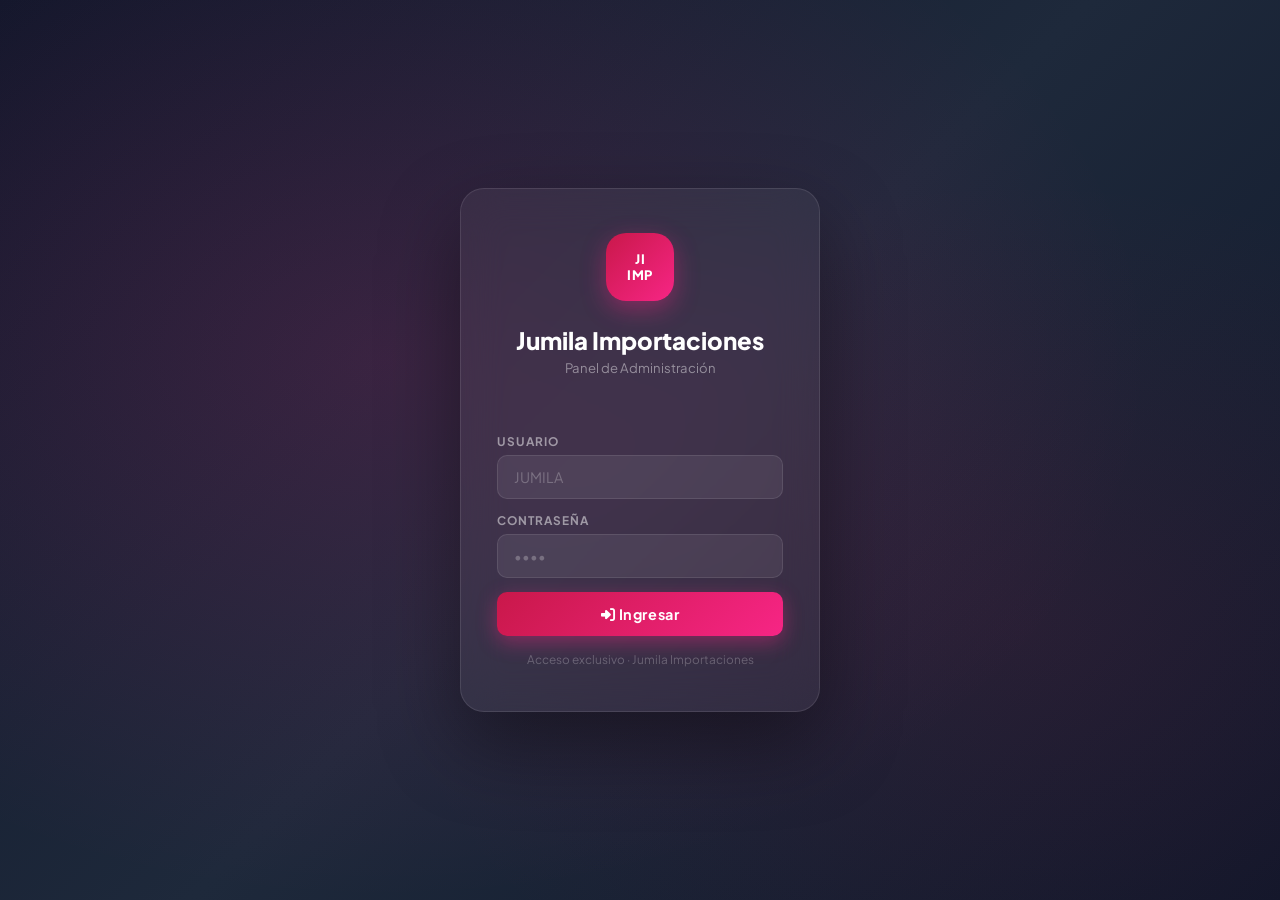
<file: jumila/admin.html>
<!DOCTYPE html>
<html lang="es">
<head>
<meta charset="UTF-8"/><meta name="viewport" content="width=device-width,initial-scale=1.0"/>
<title>Admin · Jumila Importaciones</title>
<link href="https://fonts.googleapis.com/css2?family=Plus+Jakarta+Sans:wght@400;500;600;700;800&display=swap" rel="stylesheet"/>
<link rel="stylesheet" href="https://cdnjs.cloudflare.com/ajax/libs/font-awesome/6.5.0/css/all.min.css"/>
<style>
:root{
  --pk:#F72585;--pk-dk:#C9184A;--pk-lt:#FF85B3;--pk-bg:rgba(247,37,133,.08);
  --bg:#F7F8FA;--white:#FFFFFF;--sidebar:#0F172A;--sidebar2:#1E293B;
  --border:#E2E8F0;--text:#1E293B;--muted:#64748B;--light:#94A3B8;
  --green:#10B981;--red:#EF4444;--amber:#F59E0B;--blue:#3B82F6;
  --shadow:0 1px 3px rgba(0,0,0,.08),0 1px 2px rgba(0,0,0,.05);
  --shadow-md:0 4px 16px rgba(0,0,0,.1);
  --shadow-lg:0 20px 60px rgba(0,0,0,.15);
  --f:'Plus Jakarta Sans',sans-serif;
  --r:12px;--tr:.22s cubic-bezier(.4,0,.2,1);
}
*,*::before,*::after{box-sizing:border-box;margin:0;padding:0}
html{scroll-behavior:smooth}
body{font-family:var(--f);background:var(--bg);color:var(--text);min-height:100vh;overflow-x:hidden}
a{text-decoration:none;color:inherit}
button{font-family:var(--f);cursor:pointer}

/* ══════════════ LOGIN ══════════════ */
#loginScreen{
  position:fixed;inset:0;z-index:9999;
  background:linear-gradient(135deg,#0F172A 0%,#1E293B 50%,#0F172A 100%);
  display:flex;align-items:center;justify-content:center;
}
#loginScreen::before{
  content:'';position:absolute;inset:0;
  background:radial-gradient(ellipse 60% 60% at 30% 40%,rgba(247,37,133,.15),transparent),
             radial-gradient(ellipse 50% 50% at 80% 70%,rgba(201,24,74,.1),transparent);
}
.login-wrap{position:relative;z-index:1;width:100%;max-width:400px;padding:20px}
.login-card{
  background:rgba(255,255,255,.05);backdrop-filter:blur(20px);
  border:1px solid rgba(255,255,255,.1);border-radius:24px;
  padding:44px 36px;text-align:center;
  box-shadow:0 32px 80px rgba(0,0,0,.4);
}
.login-icon{
  width:68px;height:68px;border-radius:20px;margin:0 auto 24px;
  background:linear-gradient(135deg,var(--pk-dk),var(--pk));
  display:flex;align-items:center;justify-content:center;
  box-shadow:0 8px 24px rgba(247,37,133,.4);
}
.login-icon .li-txt{font-size:13px;font-weight:800;color:#fff;letter-spacing:.5px}
.login-title{font-size:1.5rem;font-weight:800;color:#fff;margin-bottom:4px}
.login-sub{font-size:.82rem;color:rgba(255,255,255,.45);margin-bottom:28px}
.l-field{margin-bottom:14px;text-align:left}
.l-field label{font-size:.74rem;font-weight:700;color:rgba(255,255,255,.5);letter-spacing:.08em;text-transform:uppercase;display:block;margin-bottom:6px}
.l-field input{
  width:100%;padding:12px 16px;border-radius:10px;
  background:rgba(255,255,255,.07);border:1px solid rgba(255,255,255,.1);
  color:#fff;font-family:var(--f);font-size:.9rem;outline:none;
  transition:border-color var(--tr),background var(--tr);
}
.l-field input:focus{border-color:var(--pk);background:rgba(247,37,133,.08)}
.l-field input::placeholder{color:rgba(255,255,255,.25)}
.l-err{color:rgba(255,107,107,.9);font-size:.78rem;margin-bottom:12px;min-height:18px;text-align:left}
.l-btn{
  width:100%;padding:13px;border-radius:10px;border:none;
  background:linear-gradient(135deg,var(--pk-dk),var(--pk));
  color:#fff;font-size:.9rem;font-weight:700;letter-spacing:.04em;
  box-shadow:0 6px 20px rgba(247,37,133,.4);
  transition:transform var(--tr),box-shadow var(--tr);
}
.l-btn:hover{transform:translateY(-1px);box-shadow:0 8px 28px rgba(247,37,133,.55)}
.l-hint{margin-top:16px;font-size:.74rem;color:rgba(255,255,255,.25)}

/* ══════════════ LAYOUT ══════════════ */
#adminApp{display:none;min-height:100vh}
.admin-layout{display:flex;min-height:100vh;width:100%}

/* ══════════════ SIDEBAR ══════════════ */
.sidebar{
  width:240px;min-height:100vh;background:var(--sidebar);
  display:flex;flex-direction:column;position:fixed;left:0;top:0;bottom:0;
  z-index:200;transition:width var(--tr);overflow:hidden;
}
.sidebar::after{
  content:'';position:absolute;top:0;right:0;width:1px;height:100%;
  background:linear-gradient(180deg,transparent,rgba(247,37,133,.3) 40%,rgba(247,37,133,.15) 70%,transparent);
}
.sb-logo{
  padding:24px 20px 16px;display:flex;align-items:center;gap:12px;
  border-bottom:1px solid rgba(255,255,255,.06);flex-shrink:0;
}
.sb-logo-icon{
  width:38px;height:38px;border-radius:10px;flex-shrink:0;
  background:linear-gradient(135deg,var(--pk-dk),var(--pk));
  display:flex;align-items:center;justify-content:center;
  font-size:10px;font-weight:800;color:#fff;letter-spacing:.5px;
  box-shadow:0 4px 12px rgba(247,37,133,.4);
}
.sb-logo-text{overflow:hidden}
.sb-logo-main{font-size:.95rem;font-weight:800;color:#fff;white-space:nowrap}
.sb-logo-main span{color:var(--pk)}
.sb-logo-sub{font-size:.6rem;color:rgba(255,255,255,.3);letter-spacing:.12em;text-transform:uppercase;white-space:nowrap}

.sb-nav{flex:1;padding:16px 12px;overflow-y:auto;overflow-x:hidden}
.sb-section-label{
  font-size:.6rem;font-weight:700;letter-spacing:.18em;text-transform:uppercase;
  color:rgba(255,255,255,.2);padding:8px 10px 6px;white-space:nowrap;
}
.sb-item{
  display:flex;align-items:center;gap:10px;padding:10px 12px;border-radius:9px;
  color:rgba(255,255,255,.5);font-size:.84rem;font-weight:500;
  cursor:pointer;transition:all var(--tr);white-space:nowrap;
  margin-bottom:2px;border:none;background:none;width:100%;text-align:left;
}
.sb-item i{width:18px;font-size:.9rem;flex-shrink:0;transition:color var(--tr)}
.sb-item:hover{background:rgba(255,255,255,.06);color:rgba(255,255,255,.85)}
.sb-item.active{background:linear-gradient(135deg,rgba(247,37,133,.15),rgba(201,24,74,.1));color:#fff;font-weight:600}
.sb-item.active i{color:var(--pk)}
.sb-item.active::before{content:'';position:absolute;left:0;width:3px;height:32px;background:var(--pk);border-radius:0 3px 3px 0}
.sb-item{position:relative}
.sb-badge{
  margin-left:auto;background:var(--pk);color:#fff;
  border-radius:20px;font-size:.6rem;font-weight:800;
  padding:2px 7px;flex-shrink:0;
}

.sb-bottom{
  padding:14px 12px;border-top:1px solid rgba(255,255,255,.06);flex-shrink:0;
}
.sb-user{display:flex;align-items:center;gap:10px;padding:10px 12px;border-radius:9px;cursor:pointer;transition:background var(--tr)}
.sb-user:hover{background:rgba(255,255,255,.06)}
.sb-avatar{
  width:34px;height:34px;border-radius:50%;
  background:linear-gradient(135deg,var(--pk-dk),var(--pk));
  display:flex;align-items:center;justify-content:center;
  font-size:.78rem;font-weight:800;color:#fff;flex-shrink:0;
}
.sb-uname{font-size:.82rem;font-weight:600;color:rgba(255,255,255,.8);white-space:nowrap}
.sb-urole{font-size:.68rem;color:rgba(255,255,255,.3);white-space:nowrap}
.sb-logout{margin-left:auto;color:rgba(255,255,255,.3);font-size:.82rem;flex-shrink:0}
.sb-logout:hover{color:var(--red)}

/* ══════════════ MAIN ══════════════ */
.main-content{margin-left:240px;min-height:100vh;display:flex;flex-direction:column;width:calc(100% - 240px)}

.topbar{width:100%;
  background:var(--white);border-bottom:1px solid var(--border);
  padding:0 28px;height:60px;display:flex;align-items:center;justify-content:space-between;
  position:sticky;top:0;z-index:100;box-shadow:var(--shadow);
}
.tb-left{display:flex;align-items:center;gap:12px}
.tb-title{font-size:1.1rem;font-weight:700;color:var(--text)}
.tb-breadcrumb{font-size:.78rem;color:var(--light);display:flex;align-items:center;gap:6px}
.tb-breadcrumb i{font-size:.6rem}
.tb-right{display:flex;align-items:center;gap:10px}
.tb-btn{
  display:flex;align-items:center;gap:7px;padding:8px 16px;border-radius:8px;
  font-size:.8rem;font-weight:600;border:none;transition:all var(--tr);
}
.tb-btn-primary{background:linear-gradient(135deg,var(--pk-dk),var(--pk));color:#fff;box-shadow:0 4px 12px rgba(247,37,133,.3)}
.tb-btn-primary:hover{transform:translateY(-1px);box-shadow:0 6px 18px rgba(247,37,133,.45)}
.tb-btn-ghost{background:transparent;color:var(--muted);border:1px solid var(--border)}
.tb-btn-ghost:hover{background:var(--bg);color:var(--text)}
.tb-tag{
  display:flex;align-items:center;gap:6px;padding:6px 12px;border-radius:8px;
  background:var(--bg);border:1px solid var(--border);font-size:.8rem;font-weight:500;color:var(--muted);
}

.page-content{padding:28px 32px;flex:1;width:100%}
    .page-section{width:100%}
    .stats-grid{width:100%}
    .section-card{width:100%}
    .table-card{width:100%}
    .prod-toolbar{width:100%}

/* ══════════════ SECTION SWITCH ══════════════ */
.page-section{display:none}
.page-section.active{display:block}

/* ══════════════ DASHBOARD ══════════════ */
.dash-header{margin-bottom:24px}
.dash-title{font-size:1.6rem;font-weight:800;color:var(--text)}
.dash-sub{font-size:.84rem;color:var(--muted);margin-top:3px}

.stats-grid{display:grid;grid-template-columns:repeat(4,1fr);gap:16px;margin-bottom:24px}
.stat-card{
  background:var(--white);border-radius:var(--r);padding:20px;
  border:1px solid var(--border);box-shadow:var(--shadow);
  display:flex;align-items:center;gap:14px;
  transition:transform var(--tr),box-shadow var(--tr);
}
.stat-card:hover{transform:translateY(-2px);box-shadow:var(--shadow-md)}
.sc-icon{
  width:48px;height:48px;border-radius:12px;
  display:flex;align-items:center;justify-content:center;font-size:1.1rem;flex-shrink:0;
}
.sc-icon.pink {background:rgba(247,37,133,.1);color:var(--pk)}
.sc-icon.green{background:rgba(16,185,129,.1);color:var(--green)}
.sc-icon.amber{background:rgba(245,158,11,.1);color:var(--amber)}
.sc-icon.red  {background:rgba(239,68,68,.1); color:var(--red)}
.sc-icon.blue {background:rgba(59,130,246,.1);color:var(--blue)}
.sc-val{font-size:1.8rem;font-weight:800;color:var(--text);line-height:1}
.sc-lbl{font-size:.74rem;color:var(--muted);margin-top:3px;font-weight:500}
.sc-delta{font-size:.7rem;font-weight:600;margin-top:4px}
.sc-delta.up{color:var(--green)}.sc-delta.down{color:var(--red)}

/* Acciones rápidas */
.section-card{background:var(--white);border-radius:var(--r);border:1px solid var(--border);box-shadow:var(--shadow);margin-bottom:20px;overflow:hidden}
.section-card-header{padding:18px 20px 14px;border-bottom:1px solid var(--border);display:flex;align-items:center;justify-content:space-between}
.section-card-title{font-size:.92rem;font-weight:700;color:var(--text);display:flex;align-items:center;gap:8px}
.section-card-title i{color:var(--pk);font-size:.85rem}
.section-card-body{padding:20px}

.quick-grid{display:grid;grid-template-columns:repeat(4,1fr);gap:12px}
.quick-card{
  border-radius:10px;padding:18px 14px;text-align:center;cursor:pointer;
  border:1.5px solid var(--border);transition:all var(--tr);
  background:var(--white);
}
.quick-card:hover{border-color:var(--pk);background:var(--pk-bg);transform:translateY(-2px);box-shadow:0 6px 18px rgba(247,37,133,.12)}
.qc-icon{width:44px;height:44px;border-radius:12px;margin:0 auto 10px;display:flex;align-items:center;justify-content:center;font-size:1.1rem}
.qc-title{font-size:.82rem;font-weight:700;color:var(--text);margin-bottom:3px}
.qc-sub{font-size:.72rem;color:var(--muted)}

/* Últimos productos */
.mini-table{width:100%}
.mt-head{display:grid;grid-template-columns:2fr 1fr 1fr 1fr 60px;padding:0 16px 8px;font-size:.7rem;font-weight:700;letter-spacing:.08em;text-transform:uppercase;color:var(--light)}
.mt-row{
  display:grid;grid-template-columns:2fr 1fr 1fr 1fr 60px;
  padding:12px 16px;border-radius:8px;align-items:center;
  transition:background var(--tr);margin-bottom:2px;
}
.mt-row:hover{background:var(--bg)}
.mt-thumb{width:38px;height:42px;border-radius:7px;overflow:hidden;flex-shrink:0;background:var(--bg);display:flex;align-items:center;justify-content:center;font-size:1.4rem;border:1px solid var(--border)}
.mt-thumb img{width:100%;height:100%;object-fit:cover}
.mt-info{display:flex;align-items:center;gap:10px}
.mt-name{font-weight:600;font-size:.84rem;color:var(--text)}
.mt-sub{font-size:.72rem;color:var(--muted)}
.mt-price{font-weight:700;font-size:.88rem;color:var(--pk)}
.mt-status{display:inline-flex;align-items:center;gap:4px;font-size:.72rem;font-weight:600;padding:3px 9px;border-radius:20px}
.mt-status.ok{background:rgba(16,185,129,.1);color:var(--green)}
.mt-status.low{background:rgba(245,158,11,.1);color:var(--amber)}
.mt-status.out{background:rgba(239,68,68,.1);color:var(--red)}
.mt-edit{width:30px;height:30px;border-radius:7px;border:1px solid var(--border);background:transparent;color:var(--muted);font-size:.78rem;display:flex;align-items:center;justify-content:center;transition:all var(--tr)}
.mt-edit:hover{border-color:var(--pk);color:var(--pk);background:var(--pk-bg)}
.see-all{font-size:.78rem;font-weight:600;color:var(--pk);cursor:pointer;padding:6px 12px;border-radius:7px;border:none;background:transparent;transition:background var(--tr)}
.see-all:hover{background:var(--pk-bg)}

/* ══════════════ PRODUCTOS ══════════════ */
.prod-toolbar{display:flex;align-items:center;gap:12px;margin-bottom:16px;flex-wrap:wrap}
.search-wrap{flex:1;min-width:200px;max-width:340px;position:relative}
.search-wrap input{
  width:100%;padding:9px 14px 9px 38px;border-radius:9px;
  border:1px solid var(--border);background:var(--white);
  font-family:var(--f);font-size:.84rem;outline:none;color:var(--text);
  transition:border-color var(--tr),box-shadow var(--tr);
}
.search-wrap input:focus{border-color:var(--pk);box-shadow:0 0 0 3px rgba(247,37,133,.1)}
.search-wrap i{position:absolute;left:12px;top:50%;transform:translateY(-50%);color:var(--light);font-size:.82rem}
#filterTabs{display:flex;flex-wrap:wrap;gap:7px;align-items:center}
.ftab{
  padding:7px 14px;border-radius:7px;border:1px solid var(--border);
  background:var(--white);font-size:.76rem;font-weight:600;
  color:var(--muted);cursor:pointer;transition:all var(--tr);
  display:inline-flex;align-items:center;gap:5px;white-space:nowrap;
}
.ftab:hover{border-color:var(--pk);color:var(--pk);background:var(--pk-bg)}
.ftab.active{background:linear-gradient(135deg,var(--pk-dk),var(--pk));color:#fff;border-color:transparent;box-shadow:0 4px 12px rgba(247,37,133,.28)}

.table-card{background:var(--white);border-radius:var(--r);border:1px solid var(--border);box-shadow:var(--shadow);overflow:hidden}
.table-header{display:grid;grid-template-columns:2.5fr 1.2fr 1fr 1fr 100px 80px;padding:12px 20px;border-bottom:1px solid var(--border);background:var(--bg)}
.th-cell{font-size:.68rem;font-weight:700;letter-spacing:.08em;text-transform:uppercase;color:var(--light)}
.pt-row{
  display:grid;grid-template-columns:2.5fr 1.2fr 1fr 1fr 100px 80px;
  padding:14px 20px;border-bottom:1px solid var(--border);align-items:center;
  transition:background var(--tr);
}
.pt-row:last-child{border-bottom:none}
.pt-row:hover{background:var(--bg)}
.pt-prod{display:flex;align-items:center;gap:12px}
.pt-thumb{width:42px;height:48px;border-radius:8px;overflow:hidden;flex-shrink:0;background:var(--bg);display:flex;align-items:center;justify-content:center;font-size:1.5rem;border:1px solid var(--border)}
.pt-thumb img{width:100%;height:100%;object-fit:cover}
.pt-name{font-weight:600;font-size:.86rem;color:var(--text);line-height:1.3}
.pt-sub{font-size:.72rem;color:var(--muted);margin-top:2px}
.pt-cat{
  display:inline-flex;align-items:center;padding:3px 10px;border-radius:20px;
  font-size:.7rem;font-weight:700;letter-spacing:.04em;
}
.cat-accesorios  {background:rgba(247,37,133,.1);color:#ec4899}
.cat-tecnologia  {background:rgba(139,92,246,.1);color:#a78bfa}
.cat-electrohogar{background:rgba(59,130,246,.1);color:#60a5fa}
.cat-dormitorio  {background:rgba(99,102,241,.1);color:#818cf8}
.cat-cocina      {background:rgba(249,115,22,.1);color:#fb923c}
.cat-decoracion  {background:rgba(34,197,94,.1); color:#4ade80}
.cat-iluminacion {background:rgba(234,179,8,.1); color:#facc15}
.cat-ofertas     {background:rgba(239,68,68,.1); color:#f87171}
.pt-price{font-weight:700;font-size:.9rem;color:var(--text)}
.pt-price-old{font-size:.72rem;color:var(--light);text-decoration:line-through;display:block;margin-top:1px}
.pt-stock{font-size:.8rem;font-weight:600}
.stock-ok{color:var(--green)}.stock-low{color:var(--amber)}.stock-out{color:var(--red)}
.badge-chip{display:inline-flex;padding:3px 9px;border-radius:20px;font-size:.67rem;font-weight:700}
.badge-new {background:rgba(59,130,246,.1);color:var(--blue)}
.badge-sale{background:rgba(239,68,68,.1);color:var(--red)}
.badge-hot {background:rgba(245,158,11,.1);color:var(--amber)}
.pt-actions{display:flex;gap:6px}
.act-btn{width:32px;height:32px;border-radius:7px;border:1px solid var(--border);background:transparent;font-size:.78rem;display:flex;align-items:center;justify-content:center;transition:all var(--tr)}
.act-edit{color:var(--muted)}.act-edit:hover{border-color:var(--pk);color:var(--pk);background:var(--pk-bg)}
.act-del{color:var(--muted)}.act-del:hover{border-color:var(--red);color:var(--red);background:rgba(239,68,68,.08)}
.empty-state{padding:60px 20px;text-align:center;color:var(--light)}
.empty-state i{font-size:2.5rem;margin-bottom:12px;display:block;opacity:.4}
.empty-state p{font-size:.88rem}
.empty-state strong{color:var(--pk)}

/* ══════════════ CONFIG ══════════════ */
.config-grid{display:grid;grid-template-columns:1fr 1fr;gap:16px}
.config-card{background:var(--white);border-radius:var(--r);border:1px solid var(--border);box-shadow:var(--shadow);padding:22px}
.config-card h3{font-size:.92rem;font-weight:700;color:var(--text);margin-bottom:16px;padding-bottom:10px;border-bottom:1px solid var(--border)}
.config-row{display:flex;align-items:center;justify-content:space-between;padding:8px 0;border-bottom:1px solid var(--bg)}
.config-row:last-child{border-bottom:none}
.config-label{font-size:.83rem;font-weight:500;color:var(--text)}
.config-hint{font-size:.72rem;color:var(--muted);margin-top:2px}
.config-inp{padding:7px 12px;border-radius:7px;border:1px solid var(--border);font-family:var(--f);font-size:.83rem;color:var(--text);outline:none;width:120px;transition:border-color var(--tr)}
.config-inp:focus{border-color:var(--pk);box-shadow:0 0 0 3px rgba(247,37,133,.08)}
.config-btn{padding:8px 18px;border-radius:8px;border:none;background:linear-gradient(135deg,var(--pk-dk),var(--pk));color:#fff;font-size:.8rem;font-weight:700;box-shadow:0 4px 12px rgba(247,37,133,.25);transition:all var(--tr)}
.config-btn:hover{transform:translateY(-1px);box-shadow:0 6px 18px rgba(247,37,133,.4)}

/* ══════════════ MODAL ══════════════ */
#modalOverlay{
  position:fixed;inset:0;background:rgba(15,23,42,.6);backdrop-filter:blur(6px);
  z-index:1000;display:none;align-items:flex-start;justify-content:center;
  padding:20px;overflow-y:auto;
}
#modalOverlay.open{display:flex}
.modal-card{
  background:var(--white);border-radius:20px;width:100%;max-width:700px;
  box-shadow:var(--shadow-lg);margin:auto;
  animation:modalIn .3s cubic-bezier(.34,1.56,.64,1);
}
@keyframes modalIn{from{opacity:0;transform:translateY(24px) scale(.97)}to{opacity:1;transform:translateY(0) scale(1)}}
.modal-header{
  padding:20px 24px 16px;border-bottom:1px solid var(--border);
  display:flex;align-items:center;justify-content:space-between;
}
.modal-title{font-size:1.05rem;font-weight:700;color:var(--text);display:flex;align-items:center;gap:9px}
.modal-title-icon{width:34px;height:34px;border-radius:9px;background:linear-gradient(135deg,var(--pk-dk),var(--pk));display:flex;align-items:center;justify-content:center;color:#fff;font-size:.85rem}
.modal-cls{width:32px;height:32px;border-radius:8px;border:1px solid var(--border);background:transparent;color:var(--muted);font-size:.82rem;display:flex;align-items:center;justify-content:center;transition:all var(--tr)}
.modal-cls:hover{background:rgba(239,68,68,.08);border-color:var(--red);color:var(--red)}
.modal-body{padding:24px;display:grid;grid-template-columns:1fr 1fr;gap:16px}
.form-group{display:flex;flex-direction:column;gap:6px}
.form-group.full{grid-column:1/-1}
.form-label{font-size:.72rem;font-weight:700;letter-spacing:.07em;text-transform:uppercase;color:var(--muted)}
.form-inp{
  padding:9px 13px;border-radius:8px;border:1px solid var(--border);
  font-family:var(--f);font-size:.86rem;color:var(--text);outline:none;
  transition:border-color var(--tr),box-shadow var(--tr);background:var(--white);
}
.form-inp:focus{border-color:var(--pk);box-shadow:0 0 0 3px rgba(247,37,133,.1)}
.form-inp::placeholder{color:var(--light)}
.form-hint{font-size:.7rem;color:var(--light);margin-top:2px}
.tallas-wrap{display:flex;flex-wrap:wrap;gap:6px;padding:8px 10px;border:1px solid var(--border);border-radius:8px;min-height:42px;align-items:center;transition:border-color var(--tr)}
.tallas-wrap:focus-within{border-color:var(--pk)}
.tag-item{display:flex;align-items:center;gap:5px;background:var(--pk-bg);color:var(--pk);border:1px solid rgba(247,37,133,.25);border-radius:20px;padding:3px 10px;font-size:.76rem;font-weight:700}
.tag-item button{background:none;border:none;cursor:pointer;color:var(--pk);font-size:.7rem;line-height:1}
#tallasInp{border:none;outline:none;font-family:var(--f);font-size:.83rem;color:var(--text);min-width:90px;background:transparent}

/* Imagen preview */
.img-area{display:flex;gap:14px;align-items:flex-start}
.img-preview{
  width:90px;height:100px;border-radius:10px;border:1px solid var(--border);
  background:var(--bg);display:flex;align-items:center;justify-content:center;
  font-size:2rem;overflow:hidden;flex-shrink:0;
}
.img-preview img{width:100%;height:100%;object-fit:cover}
.img-controls{flex:1;display:flex;flex-direction:column;gap:7px}
.img-upload-btn{
  padding:8px 13px;border-radius:7px;border:1px dashed var(--border);
  background:var(--bg);color:var(--muted);font-size:.78rem;font-weight:600;
  transition:all var(--tr);display:flex;align-items:center;gap:6px;
}
.img-upload-btn:hover{border-color:var(--pk);color:var(--pk);background:var(--pk-bg)}

.modal-footer{
  padding:16px 24px;border-top:1px solid var(--border);
  display:flex;align-items:center;justify-content:space-between;
}
.btn-cancel{padding:9px 20px;border-radius:8px;border:1px solid var(--border);background:transparent;color:var(--muted);font-size:.84rem;font-weight:600;transition:all var(--tr)}
.btn-cancel:hover{background:var(--bg);color:var(--text)}
.btn-save{
  padding:9px 24px;border-radius:8px;border:none;
  background:linear-gradient(135deg,var(--pk-dk),var(--pk));color:#fff;
  font-size:.84rem;font-weight:700;
  box-shadow:0 4px 14px rgba(247,37,133,.3);
  transition:all var(--tr);display:flex;align-items:center;gap:7px;
}
.btn-save:hover{transform:translateY(-1px);box-shadow:0 6px 20px rgba(247,37,133,.45)}
.btn-delete{padding:9px 18px;border-radius:8px;border:1px solid rgba(239,68,68,.3);background:transparent;color:var(--red);font-size:.84rem;font-weight:600;transition:all var(--tr)}
.btn-delete:hover{background:rgba(239,68,68,.08)}

/* ══════════════ TOAST ══════════════ */
#toast{
  position:fixed;bottom:24px;right:24px;z-index:9000;
  background:var(--sidebar);color:#fff;
  padding:12px 18px;border-radius:11px;
  font-size:.83rem;font-weight:600;
  display:flex;align-items:center;gap:9px;
  box-shadow:0 8px 28px rgba(0,0,0,.25);
  transform:translateX(120px);opacity:0;
  transition:transform .3s cubic-bezier(.34,1.56,.64,1),opacity .3s;
  pointer-events:none;max-width:280px;
}
#toast.show{transform:translateX(0);opacity:1}
#toast i{font-size:.9rem}
#toast.success i{color:var(--green)}
#toast.error i{color:var(--red)}

/* ══════════════ RESPONSIVE ══════════════ */
@media(max-width:1100px){.stats-grid{grid-template-columns:repeat(2,1fr)}.quick-grid{grid-template-columns:repeat(2,1fr)}.config-grid{grid-template-columns:1fr}}
@media(max-width:768px){.sidebar{width:70px}.main-content{margin-left:70px}.sb-logo-text,.sb-section-label,.sb-item span:not(.sb-badge),.sb-uname,.sb-urole{display:none}.sb-badge{display:none}.sb-item{justify-content:center;padding:12px}.sb-user{justify-content:center}.modal-body{grid-template-columns:1fr}}
@media(max-width:600px){.stats-grid{grid-template-columns:1fr}.quick-grid{grid-template-columns:1fr 1fr}}
</style>
</head>
<body>

<!-- LOGIN -->
<div id="loginScreen">
  <div class="login-wrap">
    <div class="login-card">
      <div class="login-icon"><div class="li-txt">JI<br>IMP</div></div>
      <div class="login-title">Jumila Importaciones</div>
      <div class="login-sub">Panel de Administración</div>
      <div class="l-err" id="loginErr"></div>
      <div class="l-field"><label>Usuario</label><input id="loginUser" type="text" placeholder="JUMILA" autocomplete="username" onkeydown="if(event.key==='Enter')document.getElementById('loginPass').focus()"/></div>
      <div class="l-field"><label>Contraseña</label><input id="loginPass" type="password" placeholder="••••" autocomplete="current-password" onkeydown="if(event.key==='Enter')doLogin()"/></div>
      <button class="l-btn" onclick="doLogin()"><i class="fas fa-sign-in-alt"></i> Ingresar</button>
      <div class="l-hint">Acceso exclusivo · Jumila Importaciones</div>
    </div>
  </div>
</div>

<!-- APP -->
<div id="adminApp">
  <div class="admin-layout">

    <!-- SIDEBAR -->
    <aside class="sidebar">
      <div class="sb-logo">
        <div class="sb-logo-icon">JI<br style="line-height:.5">IMP</div>
        <div class="sb-logo-text">
          <div class="sb-logo-main">JUMILA <span>IMP.</span></div>
          <div class="sb-logo-sub">Admin Panel</div>
        </div>
      </div>
      <nav class="sb-nav">
        <div class="sb-section-label">Principal</div>
        <button class="sb-item active" onclick="goPage('dashboard',this)"><i class="fas fa-chart-pie"></i><span>Dashboard</span></button>
        <button class="sb-item" onclick="goPage('productos',this)"><i class="fas fa-box"></i><span>Productos</span><span class="sb-badge" id="sb-prod-count">0</span></button>
        <button class="sb-item" onclick="goPage('categorias',this)"><i class="fas fa-th-large"></i><span>Categorías</span></button>
        <button class="sb-item" onclick="goPage('ofertas',this)"><i class="fas fa-fire"></i><span>Ofertas</span></button>

        <div class="sb-section-label" style="margin-top:8px">Gestión</div>
        <button class="sb-item" onclick="goPage('pedidos',this)"><i class="fas fa-shopping-bag"></i><span>Pedidos</span></button>
        <button class="sb-item" onclick="goPage('inventario',this)"><i class="fas fa-boxes"></i><span>Inventario</span></button>
        <button class="sb-item" onclick="goPage('resenas',this)"><i class="fas fa-star"></i><span>Reseñas</span></button>

        <div class="sb-section-label" style="margin-top:8px">Configuración</div>
        <button class="sb-item" onclick="goPage('config',this)"><i class="fas fa-cog"></i><span>Configuración</span></button>
        <a class="sb-item" href="index.html" target="_blank"><i class="fas fa-external-link-alt"></i><span>Ver Tienda</span></a>
      </nav>
      <div class="sb-bottom">
        <div class="sb-user" onclick="doLogout()">
          <div class="sb-avatar">J</div>
          <div><div class="sb-uname">JUMILA</div><div class="sb-urole">Administrador</div></div>
          <i class="fas fa-sign-out-alt sb-logout"></i>
        </div>
      </div>
    </aside>

    <!-- MAIN -->
    <main class="main-content">
      <header class="topbar">
        <div class="tb-left">
          <div>
            <div class="tb-title" id="tb-title">Dashboard</div>
            <div class="tb-breadcrumb"><span>Jumila Admin</span><i class="fas fa-chevron-right"></i><span id="tb-page">Inicio</span></div>
          </div>
        </div>
        <div class="tb-right">
          <div class="tb-tag"><i class="fas fa-circle" style="color:var(--green);font-size:.5rem"></i> Tienda activa</div>
          <button class="tb-btn tb-btn-primary" onclick="abrirModal(null)"><i class="fas fa-plus"></i> Nuevo Producto</button>
        </div>
      </header>

      <div class="page-content">

        <!-- ── DASHBOARD ── -->
        <div class="page-section active" id="page-dashboard">
          <div class="dash-header">
            <div class="dash-title">Dashboard</div>
            <div class="dash-sub">Resumen general de tu tienda · Jumila Importaciones</div>
          </div>

          <div class="stats-grid">
            <div class="stat-card"><div class="sc-icon pink"><i class="fas fa-box"></i></div><div><div class="sc-val" id="st-total">0</div><div class="sc-lbl">Productos registrados</div></div></div>
            <div class="stat-card"><div class="sc-icon blue"><i class="fas fa-tags"></i></div><div><div class="sc-val">8</div><div class="sc-lbl">Categorías activas</div></div></div>
            <div class="stat-card"><div class="sc-icon amber"><i class="fas fa-fire"></i></div><div><div class="sc-val" id="st-ofertas">0</div><div class="sc-lbl">Productos en oferta</div></div></div>
            <div class="stat-card"><div class="sc-icon red"><i class="fas fa-exclamation-triangle"></i></div><div><div class="sc-val" id="st-stockbajo">0</div><div class="sc-lbl">Stock bajo</div></div></div>
          </div>

          <!-- Acciones rápidas -->
          <div class="section-card">
            <div class="section-card-header">
              <div class="section-card-title"><i class="fas fa-bolt"></i> Acciones Rápidas</div>
            </div>
            <div class="section-card-body">
              <div class="quick-grid">
                <div class="quick-card" onclick="abrirModal(null)">
                  <div class="qc-icon" style="background:rgba(247,37,133,.1);color:var(--pk)"><i class="fas fa-plus-circle"></i></div>
                  <div class="qc-title">Agregar Producto</div>
                  <div class="qc-sub">Nuevo ítem al catálogo</div>
                </div>
                <div class="quick-card" onclick="goPage('productos',document.querySelector('.sb-item:nth-child(2)'));setFiltroD('ofertas')">
                  <div class="qc-icon" style="background:rgba(239,68,68,.1);color:var(--red)"><i class="fas fa-fire"></i></div>
                  <div class="qc-title">Gestionar Ofertas</div>
                  <div class="qc-sub">Activar descuentos</div>
                </div>
                <div class="quick-card" onclick="goPage('config',document.querySelectorAll('.sb-item')[2])">
                  <div class="qc-icon" style="background:rgba(245,158,11,.1);color:var(--amber)"><i class="fas fa-cog"></i></div>
                  <div class="qc-title">Configuración</div>
                  <div class="qc-sub">Stock límite y más</div>
                </div>
                <div class="quick-card" onclick="window.open('index.html','_blank')">
                  <div class="qc-icon" style="background:rgba(16,185,129,.1);color:var(--green)"><i class="fas fa-external-link-alt"></i></div>
                  <div class="qc-title">Ver Tienda</div>
                  <div class="qc-sub">Vista del cliente</div>
                </div>
              </div>
            </div>
          </div>

          <!-- Últimos productos -->
          <div class="section-card">
            <div class="section-card-header">
              <div class="section-card-title"><i class="fas fa-clock"></i> Últimos Productos Agregados</div>
              <button class="see-all" onclick="goPage('productos',document.querySelectorAll('.sb-item')[1])">Ver todos</button>
            </div>
            <div class="section-card-body" style="padding:8px 4px">
              <div class="mt-head">
                <div>Producto</div><div>Categoría</div><div>Precio</div><div>Stock</div><div></div>
              </div>
              <div id="dash-recent"></div>
            </div>
          </div>
        </div>

        <!-- ── PRODUCTOS ── -->
        <div class="page-section" id="page-productos">
          <div class="dash-header">
            <div class="dash-title">Productos</div>
            <div class="dash-sub">Gestiona tu catálogo completo</div>
          </div>
          <div class="prod-toolbar">
            <div class="search-wrap">
              <i class="fas fa-search"></i>
              <input id="searchInp" type="text" placeholder="Buscar productos..." oninput="renderTabla()"/>
            </div>
            <div id="filterTabs">
              <button class="ftab active" onclick="setFiltro(this,'all')">Todos</button>
              <button class="ftab" onclick="setFiltro(this,'accesorios')">👜 Accesorios</button>
              <button class="ftab" onclick="setFiltro(this,'tecnologia')">📱 Tecnología</button>
              <button class="ftab" onclick="setFiltro(this,'electrohogar')">🔌 Electrohogar</button>
              <button class="ftab" onclick="setFiltro(this,'dormitorio')">🛏️ Dormitorio</button>
              <button class="ftab" onclick="setFiltro(this,'cocina')">🍳 Cocina</button>
              <button class="ftab" onclick="setFiltro(this,'decoracion')">🌿 Decoración</button>
              <button class="ftab" onclick="setFiltro(this,'iluminacion')">💡 Iluminación</button>
              <button class="ftab" onclick="setFiltro(this,'ofertas')">🔥 Ofertas</button>
            </div>
          </div>
          <div class="table-card">
            <div class="table-header">
              <div class="th-cell">Producto</div>
              <div class="th-cell">Categoría</div>
              <div class="th-cell">Precio</div>
              <div class="th-cell">Stock</div>
              <div class="th-cell">Badge</div>
              <div class="th-cell">Acciones</div>
            </div>
            <div id="tablaBody"></div>
          </div>
        </div>

        <!-- ── CONFIG ── -->
        <div class="page-section" id="page-config">
          <div class="dash-header">
            <div class="dash-title">Configuración</div>
            <div class="dash-sub">Datos y ajustes de la tienda</div>
          </div>

          <!-- Tab nav config -->
          <div style="display:flex;gap:8px;margin-bottom:20px">
            <button class="cfg-tab active" onclick="cfgTab(this,'cfg-tienda')"><i class="fas fa-store"></i> Configuración de la Tienda</button>
          </div>

          <!-- Datos de la Tienda -->
          <div id="cfg-tienda" class="section-card" style="overflow:hidden">
            <div style="background:linear-gradient(135deg,var(--sidebar),var(--sidebar2));padding:16px 22px;display:flex;align-items:center;gap:10px">
              <i class="fas fa-store" style="color:var(--pk);font-size:1rem"></i>
              <span style="font-size:.92rem;font-weight:700;color:#fff">Datos de la Tienda</span>
            </div>
            <div style="padding:28px">

              <div style="margin-bottom:20px">
                <label class="form-label" style="margin-bottom:8px;display:block">Nombre de la Tienda</label>
                <input class="form-inp" id="cfg-nombre" value="Jumila Importaciones" style="max-width:500px;width:100%"/>
              </div>

              <div style="display:grid;grid-template-columns:1fr 1fr;gap:16px;margin-bottom:20px">
                <div>
                  <label class="form-label" style="margin-bottom:8px;display:block">WhatsApp</label>
                  <input class="form-inp" id="cfg-whatsapp" value="913436194" placeholder="51913436194"/>
                </div>
                <div>
                  <label class="form-label" style="margin-bottom:8px;display:block">Horario de Atención</label>
                  <input class="form-inp" id="cfg-horario" value="Lun – Sáb: 9am – 7pm" placeholder="Lun – Sáb: 9am – 7pm"/>
                </div>
              </div>

              <div style="margin-bottom:20px">
                <label class="form-label" style="margin-bottom:8px;display:block">Enlace Google Maps</label>
                <input class="form-inp" id="cfg-maps" value="" placeholder="https://maps.app.goo.gl/..." style="width:100%"/>
              </div>

              <div style="margin-bottom:20px">
                <label class="form-label" style="margin-bottom:8px;display:block">Mensaje de Anuncio (Barra superior)</label>
                <input class="form-inp" id="cfg-anuncio" value="🚀 Importaciones directas | 🚚 Envíos a toda la región | 📱 WhatsApp: 913 436 194" style="width:100%"/>
              </div>

              <div style="border-top:1px solid var(--border);padding-top:20px;margin-bottom:20px">
                <label class="form-label" style="margin-bottom:8px;display:block">Límite de stock bajo</label>
                <div style="display:flex;align-items:center;gap:12px">
                  <input class="form-inp" type="number" id="cfg-stock-limite" value="5" min="1" max="50" style="width:100px"/>
                  <span style="font-size:.78rem;color:var(--muted)">Productos con stock igual o menor mostrarán alerta</span>
                </div>
              </div>

              <div style="border-top:1px solid var(--border);padding-top:20px;margin-bottom:20px">
                <label class="form-label" style="margin-bottom:8px;display:block">Fecha fin de oferta <span style="color:var(--muted);font-weight:400;text-transform:none;letter-spacing:0">(countdown en productos)</span></label>
                <input class="form-inp" type="datetime-local" id="cfg-oferta-fin" style="width:220px"/>
              </div>

              <div style="border-top:1px solid var(--border);padding-top:20px;display:flex;align-items:center;justify-content:space-between;flex-wrap:wrap;gap:12px">
                <div style="display:flex;gap:10px;flex-wrap:wrap">
                  <button style="padding:8px 18px;border-radius:8px;border:1px solid var(--border);background:transparent;color:var(--muted);font-size:.8rem;font-weight:600;cursor:pointer;display:flex;align-items:center;gap:6px" onclick="exportarProductos()"><i class="fas fa-download"></i> Exportar backup</button>
                  <button style="padding:8px 18px;border-radius:8px;border:1px solid rgba(239,68,68,.3);background:transparent;color:var(--red);font-size:.8rem;font-weight:600;cursor:pointer;display:flex;align-items:center;gap:6px" onclick="borrarTodo()"><i class="fas fa-trash"></i> Borrar todo</button>
                </div>
                <button class="config-btn" style="padding:10px 24px;font-size:.88rem" onclick="guardarConfigCompleta()"><i class="fas fa-save"></i> Guardar Cambios</button>
              </div>

            </div>
          </div>
        </div>


        <!-- ── CATEGORÍAS ── -->
        <div class="page-section" id="page-categorias">
          <div class="dash-header">
            <div class="dash-title">Categorías</div>
            <div class="dash-sub">Las 8 categorías de Jumila Importaciones</div>
          </div>
          <div style="display:grid;grid-template-columns:repeat(auto-fill,minmax(220px,1fr));gap:16px">
            <div class="section-card" style="overflow:hidden">
              <div style="height:6px;background:linear-gradient(135deg,#ec4899,#f472b6)"></div>
              <div style="padding:20px"><div style="font-size:2rem;margin-bottom:8px">👜</div><div style="font-weight:700;color:var(--text);margin-bottom:4px">Accesorios</div><div style="font-size:.78rem;color:var(--muted)" id="cnt-accesorios">0 productos</div></div>
            </div>
            <div class="section-card" style="overflow:hidden">
              <div style="height:6px;background:linear-gradient(135deg,#8b5cf6,#a78bfa)"></div>
              <div style="padding:20px"><div style="font-size:2rem;margin-bottom:8px">📱</div><div style="font-weight:700;color:var(--text);margin-bottom:4px">Tecnología</div><div style="font-size:.78rem;color:var(--muted)" id="cnt-tecnologia">0 productos</div></div>
            </div>
            <div class="section-card" style="overflow:hidden">
              <div style="height:6px;background:linear-gradient(135deg,#3b82f6,#60a5fa)"></div>
              <div style="padding:20px"><div style="font-size:2rem;margin-bottom:8px">🔌</div><div style="font-weight:700;color:var(--text);margin-bottom:4px">Electrohogar</div><div style="font-size:.78rem;color:var(--muted)" id="cnt-electrohogar">0 productos</div></div>
            </div>
            <div class="section-card" style="overflow:hidden">
              <div style="height:6px;background:linear-gradient(135deg,#6366f1,#818cf8)"></div>
              <div style="padding:20px"><div style="font-size:2rem;margin-bottom:8px">🛏️</div><div style="font-weight:700;color:var(--text);margin-bottom:4px">Dormitorio y Baño</div><div style="font-size:.78rem;color:var(--muted)" id="cnt-dormitorio">0 productos</div></div>
            </div>
            <div class="section-card" style="overflow:hidden">
              <div style="height:6px;background:linear-gradient(135deg,#f97316,#fb923c)"></div>
              <div style="padding:20px"><div style="font-size:2rem;margin-bottom:8px">🍳</div><div style="font-weight:700;color:var(--text);margin-bottom:4px">Cocina</div><div style="font-size:.78rem;color:var(--muted)" id="cnt-cocina">0 productos</div></div>
            </div>
            <div class="section-card" style="overflow:hidden">
              <div style="height:6px;background:linear-gradient(135deg,#22c55e,#4ade80)"></div>
              <div style="padding:20px"><div style="font-size:2rem;margin-bottom:8px">🌿</div><div style="font-weight:700;color:var(--text);margin-bottom:4px">Decoración</div><div style="font-size:.78rem;color:var(--muted)" id="cnt-decoracion">0 productos</div></div>
            </div>
            <div class="section-card" style="overflow:hidden">
              <div style="height:6px;background:linear-gradient(135deg,#eab308,#facc15)"></div>
              <div style="padding:20px"><div style="font-size:2rem;margin-bottom:8px">💡</div><div style="font-weight:700;color:var(--text);margin-bottom:4px">Iluminación</div><div style="font-size:.78rem;color:var(--muted)" id="cnt-iluminacion">0 productos</div></div>
            </div>
            <div class="section-card" style="overflow:hidden">
              <div style="height:6px;background:linear-gradient(135deg,#ef4444,#f87171)"></div>
              <div style="padding:20px"><div style="font-size:2rem;margin-bottom:8px">🔥</div><div style="font-weight:700;color:var(--text);margin-bottom:4px">Ofertas</div><div style="font-size:.78rem;color:var(--muted)" id="cnt-ofertas">0 productos</div></div>
            </div>
          </div>
          <div style="margin-top:16px;padding:16px 20px;background:var(--pk-bg);border:1px solid rgba(247,37,133,.2);border-radius:var(--r);font-size:.84rem;color:var(--muted)">
            <i class="fas fa-info-circle" style="color:var(--pk);margin-right:6px"></i>
            Las categorías se crean automáticamente al agregar productos. Para agregar a una categoría, ve a <strong style="color:var(--pk);cursor:pointer" onclick="goPage('productos',document.querySelectorAll('.sb-item')[1])">Productos → Nuevo Producto</strong>.
          </div>
        </div>

        <!-- ── OFERTAS ── -->
        <div class="page-section" id="page-ofertas">
          <div class="dash-header">
            <div class="dash-title">Ofertas</div>
            <div class="dash-sub">Productos en descuento y con badge de oferta</div>
          </div>
          <div class="prod-toolbar">
            <div class="search-wrap">
              <i class="fas fa-search"></i>
              <input id="searchOfertas" type="text" placeholder="Buscar en ofertas..." oninput="renderOfertas()"/>
            </div>
            <button class="tb-btn tb-btn-primary" onclick="abrirModal(null)"><i class="fas fa-plus"></i> Agregar producto en oferta</button>
          </div>
          <div class="table-card">
            <div class="table-header" style="grid-template-columns:2.5fr 1.2fr 1fr 1fr 80px">
              <div class="th-cell">Producto</div>
              <div class="th-cell">Categoría</div>
              <div class="th-cell">Precio oferta</div>
              <div class="th-cell">Precio antes</div>
              <div class="th-cell">Acciones</div>
            </div>
            <div id="tablaOfertas"></div>
          </div>
        </div>

        <!-- ── PEDIDOS ── -->
        <div class="page-section" id="page-pedidos">
          <div class="dash-header">
            <div class="dash-title">Pedidos</div>
            <div class="dash-sub">Registro de pedidos recibidos por WhatsApp</div>
          </div>
          <div class="section-card">
            <div class="section-card-body" style="text-align:center;padding:60px 20px">
              <div style="font-size:3rem;margin-bottom:16px">📦</div>
              <div style="font-size:1rem;font-weight:700;color:var(--text);margin-bottom:8px">Los pedidos llegan por WhatsApp</div>
              <div style="font-size:.85rem;color:var(--muted);max-width:400px;margin:0 auto 24px">Cuando un cliente hace un pedido desde la tienda, se envía directamente a tu WhatsApp. Puedes registrarlos manualmente aquí.</div>
              <a href="https://wa.me/51913436194" target="_blank">
                <button style="padding:11px 24px;border-radius:9px;border:none;background:#25D366;color:#fff;font-weight:700;font-size:.86rem;cursor:pointer;display:inline-flex;align-items:center;gap:8px;box-shadow:0 4px 14px rgba(37,211,102,.35)"><i class="fab fa-whatsapp"></i> Abrir WhatsApp</button>
              </a>
            </div>
          </div>
        </div>

        <!-- ── INVENTARIO ── -->
        <div class="page-section" id="page-inventario">
          <div class="dash-header">
            <div class="dash-title">Inventario</div>
            <div class="dash-sub">Control de stock por producto</div>
          </div>
          <div class="table-card">
            <div class="table-header" style="grid-template-columns:2.5fr 1fr 1fr 120px">
              <div class="th-cell">Producto</div>
              <div class="th-cell">Categoría</div>
              <div class="th-cell">Stock actual</div>
              <div class="th-cell">Estado</div>
            </div>
            <div id="tablaInventario"></div>
          </div>
        </div>

        <!-- ── RESEÑAS ── -->
        <div class="page-section" id="page-resenas">
          <div class="dash-header">
            <div class="dash-title">Reseñas</div>
            <div class="dash-sub">Gestiona los testimonios de tus clientes</div>
          </div>
          <div style="display:flex;justify-content:flex-end;margin-bottom:14px">
            <button class="tb-btn tb-btn-primary" onclick="abrirModalResena()"><i class="fas fa-plus"></i> Nueva Reseña</button>
          </div>
          <div id="resenasGrid" style="display:grid;grid-template-columns:repeat(auto-fill,minmax(300px,1fr));gap:16px"></div>
        </div>

      </div>
    </main>
  </div>
</div>

<!-- MODAL -->
<div id="modalOverlay">
  <div class="modal-card">
    <div class="modal-header">
      <div class="modal-title">
        <div class="modal-title-icon"><i class="fas fa-box"></i></div>
        <span id="modalTitle">Nuevo Producto</span>
      </div>
      <button class="modal-cls" onclick="cerrarModal()"><i class="fas fa-times"></i></button>
    </div>
    <div class="modal-body">
      <div class="form-group full">
        <label class="form-label">Nombre del producto *</label>
        <input class="form-inp" id="f-nombre" placeholder="Ej. Smartphone Samsung A15"/>
      </div>
      <div class="form-group">
        <label class="form-label">Categoría *</label>
        <select class="form-inp" id="f-cat">
          <option value="">— Seleccionar —</option>
          <option value="accesorios">👜 Accesorios</option>
          <option value="tecnologia">📱 Tecnología</option>
          <option value="electrohogar">🔌 Electrohogar</option>
          <option value="dormitorio">🛏️ Dormitorio y Baño</option>
          <option value="cocina">🍳 Cocina</option>
          <option value="decoracion">🌿 Decoración</option>
          <option value="iluminacion">💡 Iluminación</option>
          <option value="ofertas">🔥 Ofertas</option>
        </select>
      </div>
      <div class="form-group">
        <label class="form-label">Precio (S/) *</label>
        <input class="form-inp" id="f-precio" type="number" step="0.01" placeholder="0.00"/>
      </div>
      <div class="form-group">
        <label class="form-label">Precio anterior (tachado)</label>
        <input class="form-inp" id="f-precioAntes" type="number" step="0.01" placeholder="0.00"/>
      </div>
      <div class="form-group">
        <label class="form-label">Precio al por mayor</label>
        <input class="form-inp" id="f-precioMayor" type="number" step="0.01" placeholder="0.00"/>
      </div>
      <div class="form-group">
        <label class="form-label">Cantidad mínima mayor</label>
        <input class="form-inp" id="f-cantMayor" type="number" placeholder="Ej. 6"/>
      </div>
      <div class="form-group">
        <label class="form-label">Stock disponible</label>
        <input class="form-inp" id="f-stock" type="number" placeholder="Dejar vacío = sin límite"/>
      </div>
      <div class="form-group">
        <label class="form-label">Badge / Etiqueta</label>
        <select class="form-inp" id="f-badge">
          <option value="">Sin etiqueta</option>
          <option value="new">🆕 Nuevo</option>
          <option value="sale">🔥 Oferta</option>
          <option value="hot">⭐ Popular</option>
        </select>
      </div>
      <div class="form-group full">
        <label class="form-label">Imagen del producto</label>
        <div class="img-area">
          <div class="img-preview" id="imgPreview"><span id="emojiPreview">📦</span></div>
          <div class="img-controls">
            <input class="form-inp" id="f-imagen" placeholder="URL de imagen (https://...)" style="margin-bottom:7px"/>
            <input type="file" id="f-imgFile" accept="image/*" style="display:none" onchange="cargarImagenLocal(this)"/>
            <button class="img-upload-btn" onclick="document.getElementById('f-imgFile').click()"><i class="fas fa-upload"></i> Subir imagen local</button>
          </div>
        </div>
      </div>
    </div>
    <div class="modal-footer">
      <div>
        <button class="btn-delete" id="btnEliminar" onclick="eliminarDesdeModal()" style="display:none"><i class="fas fa-trash"></i> Eliminar</button>
      </div>
      <div style="display:flex;gap:10px">
        <button class="btn-cancel" onclick="cerrarModal()">Cancelar</button>
        <button class="btn-save" onclick="guardarProducto()"><i class="fas fa-save"></i> Guardar</button>
      </div>
    </div>
  </div>
</div>

<div id="toast"><i class="fas fa-check-circle"></i><span></span></div>

<script>
const JUMILA_KEY='jumila_productos';
const CREDS={usuario:'JUMILA',password:'1234'};
let editandoId=null,filtroActivo='all',tallasActuales=[];

/* ── LOGIN ── */
function doLogin(){
  const u=document.getElementById('loginUser').value.trim().toUpperCase();
  const p=document.getElementById('loginPass').value.trim();
  const err=document.getElementById('loginErr');
  if(u===CREDS.usuario&&p===CREDS.password){
    document.getElementById('loginScreen').style.display='none';
    document.getElementById('adminApp').style.display='block';
    actualizarStats();renderTabla();renderDashRecent();
  } else {
    err.textContent='❌ Usuario o contraseña incorrectos';
    document.getElementById('loginPass').value='';
    document.getElementById('loginPass').animate([{transform:'translateX(-6px)'},{transform:'translateX(6px)'},{transform:'translateX(0)'}],{duration:300});
  }
}
function doLogout(){if(confirm('¿Cerrar sesión?')){document.getElementById('loginScreen').style.display='flex';document.getElementById('adminApp').style.display='none';document.getElementById('loginUser').value='';document.getElementById('loginPass').value='';}}
document.addEventListener('keydown',e=>{if(e.key==='Enter'&&document.getElementById('loginScreen').style.display!=='none')doLogin();});

/* ── NAVEGACIÓN ── */
function goPage(page,btn){
  document.querySelectorAll('.page-section').forEach(s=>s.classList.remove('active'));
  const sec=document.getElementById('page-'+page);
  if(sec)sec.classList.add('active');
  document.querySelectorAll('.sb-item').forEach(b=>b.classList.remove('active'));
  if(btn)btn.classList.add('active');
  const titles={dashboard:'Dashboard',productos:'Productos',categorias:'Categorías',ofertas:'Ofertas',pedidos:'Pedidos',inventario:'Inventario',resenas:'Reseñas',config:'Configuración'};
  document.getElementById('tb-title').textContent=titles[page]||page;
  document.getElementById('tb-page').textContent=titles[page]||page;
  if(page==='productos')renderTabla();
  if(page==='dashboard'){actualizarStats();renderDashRecent();}
  if(page==='config')cargarConfig();
  if(page==='categorias')renderCategorias();
  if(page==='ofertas')renderOfertas();
  if(page==='inventario')renderInventario();
  if(page==='resenas')renderResenas();
}

/* ── DATOS ── */
function getProductos(){try{const r=localStorage.getItem(JUMILA_KEY);return r?JSON.parse(r):[]}catch(e){return[]}}
function saveProductos(arr){localStorage.setItem(JUMILA_KEY,JSON.stringify(arr));actualizarStats();renderTabla();renderDashRecent();}
function nextId(){const arr=getProductos();return arr.length?Math.max(...arr.map(p=>p.id||0))+1:1;}

/* ── STATS ── */
function actualizarStats(){
  const arr=getProductos();
  document.getElementById('st-total').textContent=arr.length;
  document.getElementById('st-ofertas').textContent=arr.filter(p=>p.badge==='sale'||p.categoria==='ofertas').length;
  const lim=Number(localStorage.getItem('jumila_stock_limite')||5);
  document.getElementById('st-stockbajo').textContent=arr.filter(p=>p.stockUnidades!=null&&Number(p.stockUnidades)<=lim&&Number(p.stockUnidades)>0).length;
  const cnt=document.getElementById('sb-prod-count');
  if(cnt)cnt.textContent=arr.length;
}

/* ── DASHBOARD RECENT ── */
function renderDashRecent(){
  const arr=getProductos().slice(-5).reverse();
  const lim=Number(localStorage.getItem('jumila_stock_limite')||5);
  const catLbl={accesorios:'Accesorios',tecnologia:'Tecnología',electrohogar:'Electrohogar',dormitorio:'Dormitorio y Baño',cocina:'Cocina',decoracion:'Decoración',iluminacion:'Iluminación',ofertas:'Ofertas'};
  const el=document.getElementById('dash-recent');
  if(!el)return;
  if(!arr.length){el.innerHTML='<div style="padding:24px;text-align:center;color:var(--light);font-size:.84rem">No hay productos aún. <button onclick="abrirModal(null)" style="color:var(--pk);background:none;border:none;cursor:pointer;font-weight:700">Agregar primero</button></div>';return;}
  el.innerHTML=arr.map(p=>{
    const stock=p.stockUnidades!=null?Number(p.stockUnidades):null;
    const sc=stock==null?'ok':stock===0?'out':stock<=lim?'low':'ok';
    const st=stock==null?'Disponible':stock===0?'Sin stock':`${stock} uds.`;
    const th=p.imagen?`<img src="${p.imagen}" onerror="this.style.display='none'" style="width:100%;height:100%;object-fit:cover">`:`<span>${p.emoji||'📦'}</span>`;
    return `<div class="mt-row">
      <div class="mt-info"><div class="mt-thumb">${th}</div><div><div class="mt-name">${p.nombre||'Sin nombre'}</div><div class="mt-sub">${p.subcategoria||''}</div></div></div>
      <div><span class="pt-cat cat-${p.categoria||''}">${catLbl[p.categoria]||p.categoria||'—'}</span></div>
      <div class="mt-price">S/ ${Number(p.precio||0).toFixed(2)}</div>
      <div><span class="mt-status ${sc}">${sc==='ok'?'● ':sc==='low'?'⚠ ':'✖ '}${st}</span></div>
      <div><button class="mt-edit" onclick="editarProducto(${p.id})"><i class="fas fa-pencil-alt"></i></button></div>
    </div>`;
  }).join('');
}

/* ── TABLA PRODUCTOS ── */
function setFiltro(btn,cat){
  document.querySelectorAll('.ftab').forEach(b=>b.classList.remove('active'));
  btn.classList.add('active');filtroActivo=cat;renderTabla();
}
function setFiltroD(cat){
  filtroActivo=cat;
  const btn=[...document.querySelectorAll('.ftab')].find(b=>b.getAttribute('onclick')&&b.getAttribute('onclick').includes(`'${cat}'`));
  if(btn){document.querySelectorAll('.ftab').forEach(b=>b.classList.remove('active'));btn.classList.add('active');}
  renderTabla();
}

function renderTabla(){
  const q=(document.getElementById('searchInp')?.value||'').toLowerCase();
  let arr=getProductos();
  if(filtroActivo!=='all')arr=arr.filter(p=>p.categoria===filtroActivo);
  if(q)arr=arr.filter(p=>(p.nombre||'').toLowerCase().includes(q));
  const body=document.getElementById('tablaBody');
  if(!arr.length){body.innerHTML='<div class="empty-state"><i class="fas fa-box-open"></i><p>No hay productos. Haz clic en <strong>Nuevo Producto</strong> para agregar.</p></div>';return;}
  const catLbl={accesorios:'Accesorios',tecnologia:'Tecnología',electrohogar:'Electrohogar',dormitorio:'Dormitorio y Baño',cocina:'Cocina',decoracion:'Decoración',iluminacion:'Iluminación',ofertas:'Ofertas'};
  const lim=Number(localStorage.getItem('jumila_stock_limite')||5);
  body.innerHTML=arr.map(p=>{
    const stock=p.stockUnidades!=null?Number(p.stockUnidades):null;
    const sc=stock==null?'':stock===0?'stock-out':stock<=lim?'stock-low':'stock-ok';
    const st=stock==null?'—':stock===0?'❌ Sin stock':`${stock} uds.`;
    const badge=p.badge?`<span class="badge-chip badge-${p.badge}">${p.badge==='new'?'Nuevo':p.badge==='sale'?'Oferta':'Popular'}</span>`:'—';
    const th=p.imagen?`<img src="${p.imagen}" onerror="this.style.display='none';this.nextSibling.style.display='flex'" style="width:100%;height:100%;object-fit:cover"><span style="display:none;width:100%;height:100%;align-items:center;justify-content:center">${p.emoji||'📦'}</span>`:`<span>${p.emoji||'📦'}</span>`;
    return `<div class="pt-row">
      <div class="pt-prod"><div class="pt-thumb">${th}</div><div><div class="pt-name">${p.nombre||'Sin nombre'}</div><div class="pt-sub">${p.subcategoria||''}</div></div></div>
      <div><span class="pt-cat cat-${p.categoria||''}">${catLbl[p.categoria]||p.categoria||'—'}</span></div>
      <div><div class="pt-price">S/ ${Number(p.precio||0).toFixed(2)}</div>${p.precioAntes?`<div class="pt-price-old">S/ ${Number(p.precioAntes).toFixed(2)}</div>`:''}</div>
      <div class="pt-stock ${sc}">${st}</div>
      <div>${badge}</div>
      <div class="pt-actions">
        <button class="act-btn act-edit" onclick="editarProducto(${p.id})" title="Editar"><i class="fas fa-pencil-alt"></i></button>
        <button class="act-btn act-del" onclick="eliminarProducto(${p.id})" title="Eliminar"><i class="fas fa-trash"></i></button>
      </div>
    </div>`;
  }).join('');
}

/* ── MODAL ── */
function abrirModal(id){
  editandoId=id||null;tallasActuales=[];
  document.getElementById('modalTitle').textContent=id?'Editar Producto':'Nuevo Producto';
  document.getElementById('btnEliminar').style.display=id?'inline-flex':'none';
  limpiarForm();
  if(id){
    const p=getProductos().find(x=>x.id===id);if(!p)return;
    document.getElementById('f-nombre').value=p.nombre||'';
    document.getElementById('f-cat').value=p.categoria||'';
    document.getElementById('f-subcat').value=p.subcategoria||'';
    document.getElementById('f-precio').value=p.precio||'';
    document.getElementById('f-precioAntes').value=p.precioAntes||'';
    document.getElementById('f-precioMayor').value=p.precioMayor||'';
    document.getElementById('f-cantMayor').value=p.cantidadMayor||'';
    document.getElementById('f-stock').value=p.stockUnidades??'';
    document.getElementById('f-badge').value=p.badge||'';
    document.getElementById('f-emoji').value=p.emoji||'';
    document.getElementById('f-imagen').value=p.imagen||'';
    if(p.imagen)mostrarPreview(p.imagen);else actualizarEmojiPreview();
    tallasActuales=Array.isArray(p.tallas)?[...p.tallas]:[];renderTallas();
  } else actualizarEmojiPreview();
  document.getElementById('modalOverlay').classList.add('open');
  setTimeout(()=>document.getElementById('f-nombre').focus(),200);
}
function cerrarModal(){document.getElementById('modalOverlay').classList.remove('open');editandoId=null;tallasActuales=[];}
function limpiarForm(){
  ['f-nombre','f-cat','f-subcat','f-precio','f-precioAntes','f-precioMayor','f-cantMayor','f-stock','f-badge','f-emoji','f-imagen'].forEach(id=>{const el=document.getElementById(id);if(el)el.value='';});
  document.getElementById('imgPreview').innerHTML='<span id="emojiPreview">📦</span>';
  renderTallas();
}
document.getElementById('f-imagen')?.addEventListener('input',function(){if(this.value.trim())mostrarPreview(this.value.trim());else actualizarEmojiPreview();});
document.getElementById('f-emoji')?.addEventListener('input',()=>actualizarEmojiPreview());
function mostrarPreview(src){document.getElementById('imgPreview').innerHTML=`<img src="${src}" style="width:100%;height:100%;object-fit:cover;border-radius:8px" onerror="this.parentElement.innerHTML='<span>❌</span>'">`;}
function actualizarEmojiPreview(){const e=document.getElementById('f-emoji')?.value||'📦';const p=document.getElementById('imgPreview');if(p)p.innerHTML=`<span id="emojiPreview" style="font-size:2rem">${e}</span>`;}
async function cargarImagenLocal(inp) {
  const file = inp.files[0];
  if (!file) return;

  // Preview local inmediato
  const r = new FileReader();
  r.onload = e => mostrarPreview(e.target.result);
  r.readAsDataURL(file);

  // Comprimir y subir
  showToast('Comprimiendo imagen...', 'success');
  const fileComprimido = await comprimirImagen(file);
  
  showToast('Subiendo imagen...', 'success');
  const nombre = `producto_${Date.now()}.jpg`;
  const url = await subirImagen(fileComprimido, nombre);

  if (url) {
    document.getElementById('f-imagen').value = url;
    mostrarPreview(url);
    showToast('Imagen subida ✅', 'success');
  } else {
    showToast('Error al subir imagen', 'error');
  }
}
function agregarTalla(e){if(e.key!=='Enter'&&e.key!==',')return;e.preventDefault();const v=e.target.value.trim();if(v&&!tallasActuales.includes(v)){tallasActuales.push(v);renderTallas();}e.target.value='';}
function quitarTalla(t){tallasActuales=tallasActuales.filter(x=>x!==t);renderTallas();}
function renderTallas(){
  const wrap=document.getElementById('tallasWrap');const inp=document.getElementById('tallasInp');
  wrap.innerHTML='';tallasActuales.forEach(t=>{const el=document.createElement('div');el.className='tag-item';el.innerHTML=`${t}<button onclick="quitarTalla('${t}')">✕</button>`;wrap.appendChild(el);});
  wrap.appendChild(inp);
}
async function guardarProducto(){
  const nombre=document.getElementById('f-nombre').value.trim();
  const cat=document.getElementById('f-cat').value;
  const precio=parseFloat(document.getElementById('f-precio').value);
  if(!nombre){showToast('El nombre es obligatorio','error');document.getElementById('f-nombre').focus();return;}
  if(!cat){showToast('Selecciona una categoría','error');document.getElementById('f-cat').focus();return;}
  if(!precio||isNaN(precio)){showToast('El precio es obligatorio','error');document.getElementById('f-precio').focus();return;}
  const arr=getProductos();
  const pa=parseFloat(document.getElementById('f-precioAntes').value)||null;
  const pm=parseFloat(document.getElementById('f-precioMayor').value)||null;
  const cm=parseInt(document.getElementById('f-cantMayor').value)||null;
  const st=document.getElementById('f-stock').value!==''?parseInt(document.getElementById('f-stock').value):null;
  const prod={id:editandoId||nextId(),nombre,categoria:cat,subcategoria:document.getElementById('f-subcat').value.trim()||'',precio,precioAntes:pa,precioMayor:pm,cantidadMayor:cm,stockUnidades:st,badge:document.getElementById('f-badge').value||null,emoji:document.getElementById('f-emoji').value.trim()||'📦',bg:'#FFF0F5',imagen:document.getElementById('f-imagen').value.trim()||'',tallas:[...tallasActuales]};
  if(editandoId){const idx=arr.findIndex(p=>p.id===editandoId);if(idx>=0)arr[idx]=prod;else arr.push(prod);showToast('Producto actualizado ✅','success');}
  else{arr.push(prod);showToast('Producto agregado ✅','success');}
 // Sincronizar con Supabase
try {
  if(editandoId){
    await fetch(`${SUPABASE_URL}/rest/v1/productos?id_local=eq.${prod.id}`,{
      method:'PATCH',
      headers:{
        'apikey':SUPABASE_KEY,
        'Authorization':`Bearer ${SUPABASE_KEY}`,
        'Content-Type':'application/json'
      },
      body:JSON.stringify({
        nombre:prod.nombre, precio:prod.precio, categoria:prod.categoria,
        descripcion:prod.subcategoria||'', imagen_url:prod.imagen||'',
        stock:prod.stockUnidades||0
      })
    });
  } else {
    await agregarProductoSupabase({
  nombre:prod.nombre, precio:prod.precio, categoria:prod.categoria,
  descripcion:prod.subcategoria||'', imagen_url:prod.imagen||'',
  stock:prod.stockUnidades||0,
  id_local:prod.id
});
  }
} catch(e){ console.log('Supabase sync error',e); }

saveProductos(arr);
cerrarModal();
}

/* ── EDITAR / ELIMINAR PRODUCTO ── */
function editarProducto(id){
  goPage('productos',document.querySelectorAll('.sb-item')[1]);
  abrirModal(id);
}
function eliminarProducto(id){
  if(!confirm('¿Eliminar este producto?'))return;
  const p=getProductos().find(x=>x.id===id);
  if(p&&p.imagen)eliminarImagen(p.imagen);
  eliminarProductoSupabase(id);
  saveProductos(getProductos().filter(x=>x.id!==id));
  showToast('Producto eliminado','error');
}
function eliminarDesdeModal(){
  if(!editandoId)return;
  if(!confirm('¿Eliminar este producto?'))return;
  const p=getProductos().find(x=>x.id===editandoId);
  if(p&&p.imagen)eliminarImagen(p.imagen);
  eliminarProductoSupabase(editandoId);
  saveProductos(getProductos().filter(x=>x.id!==editandoId));
  cerrarModal();
  showToast('Producto eliminado','success');
}

/* ── CONFIG ── */
function cfgTab(btn,id){
  document.querySelectorAll('.cfg-tab').forEach(b=>b.classList.remove('active'));
  btn.classList.add('active');
}
function cargarConfig(){
  const lim=localStorage.getItem('jumila_stock_limite')||5;
  const ofin=localStorage.getItem('jumila_oferta_fin')||'';
  const cfg=JSON.parse(localStorage.getItem('jumila_config')||'{}');
  document.getElementById('cfg-stock-limite').value=lim;
  if(ofin)document.getElementById('cfg-oferta-fin').value=ofin.slice(0,16);
  if(cfg.whatsapp)document.getElementById('cfg-whatsapp').value=cfg.whatsapp;
  if(cfg.horario)document.getElementById('cfg-horario').value=cfg.horario;
  if(cfg.maps)document.getElementById('cfg-maps').value=cfg.maps;
  if(cfg.anuncio)document.getElementById('cfg-anuncio').value=cfg.anuncio;
}
function guardarConfigCompleta(){
  const v=parseInt(document.getElementById('cfg-stock-limite').value)||5;
  localStorage.setItem('jumila_stock_limite',v);
  const fin=document.getElementById('cfg-oferta-fin').value;
  if(fin)localStorage.setItem('jumila_oferta_fin',new Date(fin).toISOString());
  else localStorage.removeItem('jumila_oferta_fin');
  const cfg={
    whatsapp:document.getElementById('cfg-whatsapp').value.trim(),
    horario:document.getElementById('cfg-horario').value.trim(),
    maps:document.getElementById('cfg-maps').value.trim(),
    anuncio:document.getElementById('cfg-anuncio').value.trim()
  };
  localStorage.setItem('jumila_config',JSON.stringify(cfg));
  actualizarStats();
  showToast('Configuración guardada ✅','success');
}
function guardarConfig(){
  const v=parseInt(document.getElementById('cfg-stock-limite').value)||5;
  localStorage.setItem('jumila_stock_limite',v);
  showToast('Configuración guardada ✅','success');actualizarStats();
}
function guardarConfigOferta(){
  const v=document.getElementById('cfg-oferta-fin').value;
  if(v){localStorage.setItem('jumila_oferta_fin',new Date(v).toISOString());showToast('Fecha de oferta guardada ✅','success');}
  else{localStorage.removeItem('jumila_oferta_fin');showToast('Fecha de oferta eliminada','error');}
}
function exportarProductos(){
  const data=JSON.stringify(getProductos(),null,2);
  const blob=new Blob([data],{type:'application/json'});
  const url=URL.createObjectURL(blob);
  const a=document.createElement('a');a.href=url;a.download=`jumila_productos_${new Date().toISOString().slice(0,10)}.json`;a.click();
  showToast('Exportado correctamente','success');
}
function borrarTodo(){
  if(!confirm('⚠️ ¿Borrar TODOS los productos? Esto no se puede deshacer.'))return;
  localStorage.removeItem(JUMILA_KEY);actualizarStats();renderTabla();renderDashRecent();
  showToast('Todos los productos eliminados','error');
}

/* ── TOAST ── */
function showToast(msg,tipo){
  const t=document.getElementById('toast');
  t.querySelector('span').textContent=msg;
  t.className=`show ${tipo||'success'}`;
  t.querySelector('i').className=tipo==='error'?'fas fa-times-circle':'fas fa-check-circle';
  setTimeout(()=>t.classList.remove('show'),2500);
}


/* ── CATEGORÍAS ── */
function renderCategorias(){
  const arr=getProductos();
  const cats=['accesorios','tecnologia','electrohogar','dormitorio','cocina','decoracion','iluminacion','ofertas'];
  cats.forEach(c=>{
    const el=document.getElementById('cnt-'+c);
    if(el){const n=arr.filter(p=>p.categoria===c).length;el.textContent=n+' producto'+(n!==1?'s':'');}
  });
}

/* ── OFERTAS ── */
function renderOfertas(){
  const q=(document.getElementById('searchOfertas')?.value||'').toLowerCase();
  let arr=getProductos().filter(p=>p.badge==='sale'||p.categoria==='ofertas');
  if(q)arr=arr.filter(p=>(p.nombre||'').toLowerCase().includes(q));
  const body=document.getElementById('tablaOfertas');
  if(!body)return;
  const catLbl={accesorios:'Accesorios',tecnologia:'Tecnología',electrohogar:'Electrohogar',dormitorio:'Dormitorio y Baño',cocina:'Cocina',decoracion:'Decoración',iluminacion:'Iluminación',ofertas:'Ofertas'};
  if(!arr.length){body.innerHTML='<div class="empty-state"><i class="fas fa-fire"></i><p>No hay productos en oferta. <strong>Agrega un producto con badge "Oferta"</strong>.</p></div>';return;}
  body.innerHTML=arr.map(p=>{
    const th=p.imagen?`<img src="${p.imagen}" style="width:100%;height:100%;object-fit:cover" onerror="this.style.display='none'">`:`<span>${p.emoji||'📦'}</span>`;
    const desc=p.precioAntes?`<span style="color:var(--green);font-size:.72rem;font-weight:700">${Math.round((1-p.precio/p.precioAntes)*100)}% OFF</span>`:'';
    return `<div class="pt-row" style="grid-template-columns:2.5fr 1.2fr 1fr 1fr 80px">
      <div class="pt-prod"><div class="pt-thumb">${th}</div><div><div class="pt-name">${p.nombre||'Sin nombre'}</div>${desc}</div></div>
      <div><span class="pt-cat cat-${p.categoria||''}">${catLbl[p.categoria]||p.categoria||'—'}</span></div>
      <div class="pt-price" style="color:var(--pk)">S/ ${Number(p.precio||0).toFixed(2)}</div>
      <div>${p.precioAntes?`<span style="text-decoration:line-through;color:var(--light);font-size:.86rem">S/ ${Number(p.precioAntes).toFixed(2)}</span>`:'—'}</div>
      <div class="pt-actions">
        <button class="act-btn act-edit" onclick="editarProducto(${p.id})"><i class="fas fa-pencil-alt"></i></button>
      </div>
    </div>`;
  }).join('');
}

/* ── INVENTARIO ── */
function renderInventario(){
  const arr=getProductos();
  const lim=Number(localStorage.getItem('jumila_stock_limite')||5);
  const body=document.getElementById('tablaInventario');
  if(!body)return;
  const catLbl={accesorios:'Accesorios',tecnologia:'Tecnología',electrohogar:'Electrohogar',dormitorio:'Dormitorio y Baño',cocina:'Cocina',decoracion:'Decoración',iluminacion:'Iluminación',ofertas:'Ofertas'};
  if(!arr.length){body.innerHTML='<div class="empty-state"><i class="fas fa-boxes"></i><p>No hay productos en el inventario aún.</p></div>';return;}
  body.innerHTML=arr.map(p=>{
    const stock=p.stockUnidades!=null?Number(p.stockUnidades):null;
    const sc=stock==null?'ok':stock===0?'out':stock<=lim?'low':'ok';
    const st=stock==null?'Sin límite':stock===0?'❌ Sin stock':`${stock} unidades`;
    const bar=stock!=null&&stock>0?`<div style="width:100%;height:5px;background:var(--border);border-radius:3px;margin-top:5px"><div style="height:100%;border-radius:3px;background:${sc==='out'?'var(--red)':sc==='low'?'var(--amber)':'var(--green)'};width:${Math.min(100,(stock/20)*100)}%"></div></div>`:'';
    const th=p.imagen?`<img src="${p.imagen}" style="width:100%;height:100%;object-fit:cover" onerror="this.style.display='none'">`:`<span>${p.emoji||'📦'}</span>`;
    return `<div class="pt-row" style="grid-template-columns:2.5fr 1fr 1fr 120px">
      <div class="pt-prod"><div class="pt-thumb">${th}</div><div><div class="pt-name">${p.nombre||'Sin nombre'}</div><div class="pt-sub">${p.subcategoria||''}</div></div></div>
      <div><span class="pt-cat cat-${p.categoria||''}">${catLbl[p.categoria]||p.categoria||'—'}</span></div>
      <div><div class="pt-stock ${sc==='out'?'stock-out':sc==='low'?'stock-low':'stock-ok'}">${st}</div>${bar}</div>
      <div><button class="act-btn act-edit" onclick="editarProducto(${p.id})" title="Editar stock"><i class="fas fa-edit"></i></button></div>
    </div>`;
  }).join('');
}

/* ── RESEÑAS ── */
const RK='jumila_resenas';
function getRs(){try{return JSON.parse(localStorage.getItem(RK)||'[]')}catch(e){return[]}}
function saveRs(arr){localStorage.setItem(RK,JSON.stringify(arr))}
function renderResenas(){
  const arr=getRs();
  const grid=document.getElementById('resenasGrid');
  if(!grid)return;
  if(!arr.length){
    grid.innerHTML=`<div style="grid-column:1/-1;text-align:center;padding:60px 20px;color:var(--light)"><div style="font-size:2.5rem;margin-bottom:12px">⭐</div><p style="font-size:.88rem">No hay reseñas aún. <strong style="color:var(--pk);cursor:pointer" onclick="abrirModalResena()">Agregar primera reseña</strong></p></div>`;
    return;
  }
  grid.innerHTML=arr.map((r,i)=>{
    const stars='★'.repeat(r.estrellas||5)+'☆'.repeat(5-(r.estrellas||5));
    return `<div class="section-card" style="padding:0;overflow:hidden">
      <div style="padding:18px 18px 14px;border-bottom:1px solid var(--border)">
        <div style="display:flex;justify-content:space-between;align-items:flex-start">
          <div style="color:var(--amber);font-size:1rem;letter-spacing:2px">${stars}</div>
          <button class="act-btn act-del" onclick="eliminarResena(${i})"><i class="fas fa-trash"></i></button>
        </div>
        <p style="font-size:.84rem;color:var(--muted);margin-top:10px;line-height:1.65;font-style:italic">"${r.texto}"</p>
      </div>
      <div style="padding:12px 18px;display:flex;align-items:center;gap:10px">
        <div style="width:34px;height:34px;border-radius:50%;background:linear-gradient(135deg,var(--pk-dk),var(--pk));display:flex;align-items:center;justify-content:center;color:#fff;font-weight:700;font-size:.82rem">${(r.nombre||'?').charAt(0)}</div>
        <div><div style="font-weight:700;font-size:.84rem">${r.nombre||'Cliente'}</div><div style="font-size:.72rem;color:var(--muted)">${r.detalle||''}</div></div>
      </div>
    </div>`;
  }).join('');
}
function abrirModalResena(){
  const nombre=prompt('Nombre del cliente:');
  if(!nombre)return;
  const texto=prompt('Texto de la reseña:');
  if(!texto)return;
  const det=prompt('Detalle (ej: Compró Smartphone Samsung):') || '';
  const est=parseInt(prompt('Estrellas (1-5):')) || 5;
  const arr=getRs();
  arr.push({nombre,texto,detalle:det,estrellas:Math.min(5,Math.max(1,est))});
  saveRs(arr);renderResenas();showToast('Reseña agregada ✅','success');
}
function eliminarResena(i){
  if(!confirm('¿Eliminar esta reseña?'))return;
  const arr=getRs();arr.splice(i,1);saveRs(arr);renderResenas();
  showToast('Reseña eliminada','error');
}

/* ── CERRAR MODAL ── */
document.addEventListener('keydown',e=>{if(e.key==='Escape')cerrarModal();});
document.getElementById('modalOverlay')?.addEventListener('click',e=>{if(e.target===e.currentTarget)cerrarModal();});
</script>
<script src="js/supabase.js"></script>
</body>
</html>
</file>
